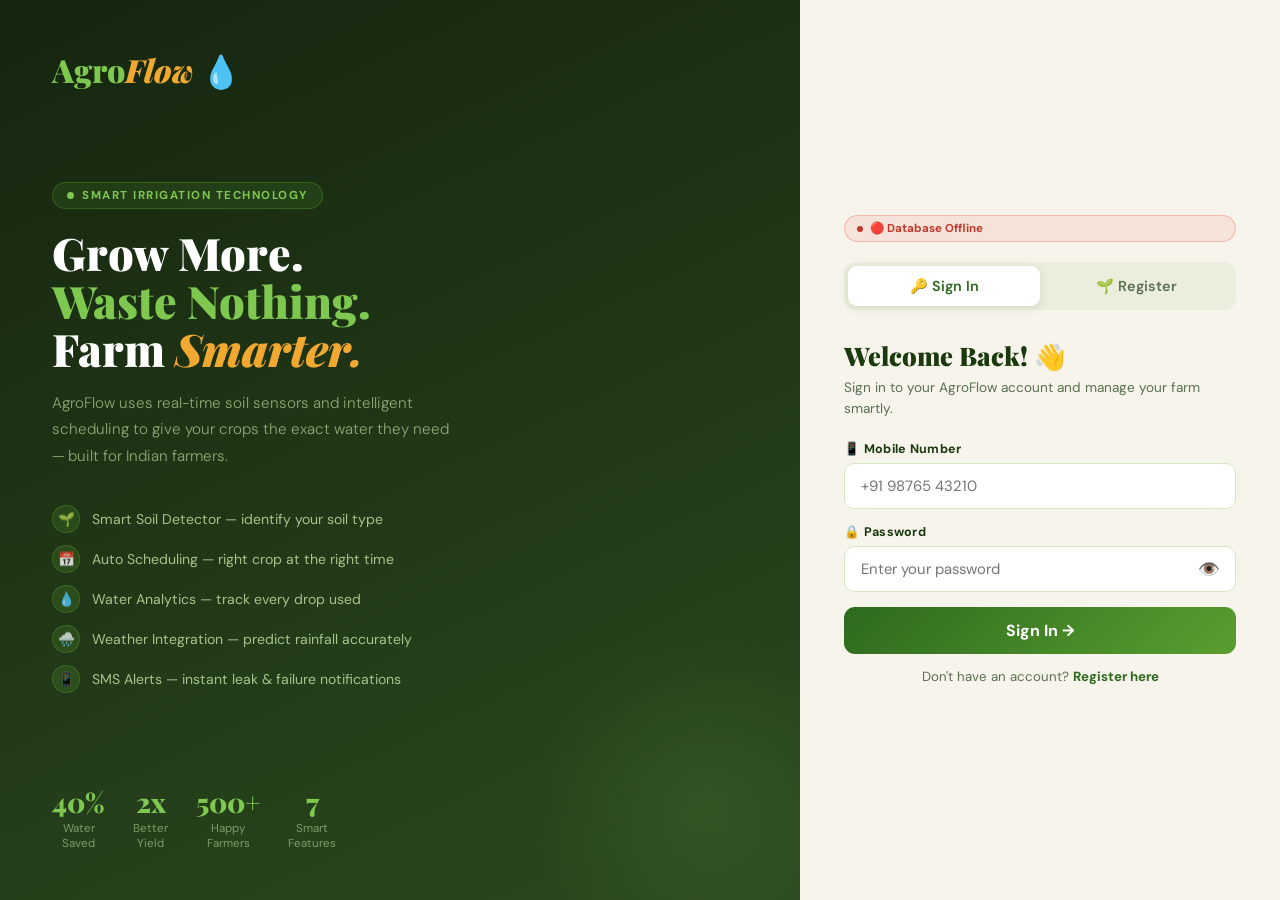
<file: index.html>
<!DOCTYPE html>
<html lang="en">
<head>
<meta charset="UTF-8">
<meta name="viewport" content="width=device-width, initial-scale=1.0">
<title>AgroFlow — Smart Irrigation</title>
<link rel="stylesheet" href="style.css">
<link href="https://fonts.googleapis.com/css2?family=Playfair+Display:ital,wght@0,700;0,900;1,700&family=DM+Sans:wght@300;400;500;600;700&display=swap" rel="stylesheet">

</head>
<body>

<div id="loginPage">
  <div class="brand-side">
    <a class="brand-logo" href="#">Agro<span class="drop">Flow</span> 💧</a>
    <div class="brand-body">
      <div class="brand-tag"><div class="pdot"></div>Smart Irrigation Technology</div>
      <h1 class="brand-headline">Grow More.<br><span class="green">Waste Nothing.</span><br>Farm <span class="gold">Smarter.</span></h1>
      <p class="brand-desc">AgroFlow uses real-time soil sensors and intelligent scheduling to give your crops the exact water they need — built for Indian farmers.</p>
      <div class="brand-perks">
        <div class="perk"><div class="perk-dot">🌱</div>Smart Soil Detector — identify your soil type</div>
        <div class="perk"><div class="perk-dot">📅</div>Auto Scheduling — right crop at the right time</div>
        <div class="perk"><div class="perk-dot">💧</div>Water Analytics — track every drop used</div>
        <div class="perk"><div class="perk-dot">🌧️</div>Weather Integration — predict rainfall accurately</div>
        <div class="perk"><div class="perk-dot">📱</div>SMS Alerts — instant leak & failure notifications</div>
      </div>
    </div>
    <div class="brand-trust">
      <div class="trust-item"><div class="trust-num">40%</div><div class="trust-lbl">Water<br>Saved</div></div>
      <div class="trust-item"><div class="trust-num">2x</div><div class="trust-lbl">Better<br>Yield</div></div>
      <div class="trust-item"><div class="trust-num">500+</div><div class="trust-lbl">Happy<br>Farmers</div></div>
      <div class="trust-item"><div class="trust-num">7</div><div class="trust-lbl">Smart<br>Features</div></div>
    </div>
  </div>

  <div class="form-side">
    <div class="db-badge connecting" id="dbBadge"><div class="db-dot" id="dbDot"></div><span id="dbTxt">Connecting to Database...</span></div>
    <div class="auth-tabs">
      <button class="auth-tab-btn active" id="atab-login" onclick="switchAuthTab('login')">🔑 Sign In</button>
      <button class="auth-tab-btn" id="atab-register" onclick="switchAuthTab('register')">🌱 Register</button>
    </div>

    <div class="auth-panel active" id="apanel-login">
      <div class="form-title">Welcome Back! 👋</div>
      <div class="form-sub">Sign in to your AgroFlow account and manage your farm smartly.</div>
      <div class="msg-box" id="login-msg"></div>
      <div class="fg"><label>📱 Mobile Number</label><input type="tel" id="login-mobile" placeholder="+91 98765 43210" maxlength="15"></div>
      <div class="fg"><label>🔒 Password</label><div class="pw-wrap"><input type="password" id="login-pass" placeholder="Enter your password"><button class="pw-eye" onclick="togglePw('login-pass',this)">👁️</button></div></div>
      <button class="submit-btn" id="login-btn" onclick="doLogin()"><span>Sign In →</span></button>
      <div class="switch-link">Don't have an account? <a onclick="switchAuthTab('register')">Register here</a></div>
    </div>

    <div class="auth-panel" id="apanel-register">
      <div class="form-title">Join AgroFlow 🌾</div>
      <div class="form-sub">Create your free account and start using smart farming tools today.</div>
      <div class="msg-box" id="reg-msg"></div>
      <div class="fg"><label>👤 Full Name</label><input type="text" id="reg-name" placeholder="Your full name"></div>
      <div class="fg"><label>📱 Mobile Number</label><input type="tel" id="reg-mobile" placeholder="+91 98765 43210" maxlength="15"></div>
      <div class="fg"><label>🔒 Create Password</label><div class="pw-wrap"><input type="password" id="reg-pass" placeholder="Minimum 6 characters"><button class="pw-eye" onclick="togglePw('reg-pass',this)">👁️</button></div></div>
      <div class="fg"><label>🔒 Confirm Password</label><div class="pw-wrap"><input type="password" id="reg-pass2" placeholder="Re-enter your password"><button class="pw-eye" onclick="togglePw('reg-pass2',this)">👁️</button></div></div>
      <button class="submit-btn" id="reg-btn" onclick="doRegister()"><span>Create Free Account →</span></button>
      <p class="terms-note">By registering, you agree to our <a href="#">Terms</a> and <a href="#">Privacy Policy</a>.</p>
      <div class="switch-link">Already have an account? <a onclick="switchAuthTab('login')">Sign in here</a></div>
    </div>
  </div>
</div>

<div id="mainSite" style="display:none">

<nav id="mainNav">
  <a class="nav-logo" href="#">Agro<span class="drop">Flow</span> 💧</a>
  <ul class="nav-links">
    <li><a href="#features" onclick="scrollTo('features')">Features</a></li>
    <li><a href="#how">How It Works</a></li>
    <li><a href="#testimonials">Farmers Say</a></li>
  </ul>
  <div class="nav-cta">
    <span class="user-name">👤 Welcome, <span id="navUserName">Farmer</span></span>
    <button class="logout-btn" onclick="doLogout()">🚪 Logout</button>
  </div>
  <div class="hamburger" id="ham" onclick="document.getElementById('mobileMenu').classList.toggle('open')">
    <span></span><span></span><span></span>
  </div>
</nav>

<div class="mobile-menu" id="mobileMenu">
  <a href="#features">Features</a>
  <a href="#how">How It Works</a>
  <a href="#testimonials">Farmers Say</a>
  <a onclick="doLogout()" style="color:#ff8a80;cursor:pointer">🚪 Logout</a>
</div>

<section class="hero" id="home">
  <div class="hero-bg"></div>
  <div class="hero-overlay"></div>
  <div class="rain" id="rainContainer"></div>
  <div class="hero-content">
    <div class="hero-eyebrow"><div class="pdot"></div>Smart Irrigation Technology</div>
    <h1>Grow More.<br><span class="green">Waste Nothing.</span><br>Farm <span class="gold">Smarter.</span></h1>
    <p class="hero-desc">AgroFlow uses real-time soil sensors and intelligent scheduling to give your crops the exact water they need — at the right time, every time. Built for Indian farmers. Made for Indian fields.</p>
    <div class="hero-btns">
      <button class="cta-main" onclick="document.getElementById('features').scrollIntoView({behavior:'smooth'})">Explore Features</button>
      <button class="cta-ghost" onclick="document.getElementById('how').scrollIntoView({behavior:'smooth'})">▶ How It Works</button>
    </div>
    <div class="hero-trust">
      <div class="t-item"><div class="num">40%</div><div>Water<br>Saved</div></div>
      <div class="t-item"><div class="num">2x</div><div>Better<br>Yield</div></div>
      <div class="t-item"><div class="num">500+</div><div>Happy<br>Farmers</div></div>
    </div>
  </div>
</section>

<div class="marquee-strip">
  <div class="marquee-track">
    <div class="marquee-item"><span>💧</span>Real-time Soil Monitoring</div>
    <div class="marquee-item"><span>🌾</span>Wheat · Rice · Sugarcane · Vegetables</div>
    <div class="marquee-item"><span>📱</span>Mobile App Control</div>
    <div class="marquee-item"><span>☀️</span>Weather-Adaptive Scheduling</div>
    <div class="marquee-item"><span>⚡</span>40% Water Savings</div>
    <div class="marquee-item"><span>🇮🇳</span>Made for Indian Farmers</div>
    <div class="marquee-item"><span>🔔</span>Instant Leak Alerts</div>
    <div class="marquee-item"><span>💧</span>Real-time Soil Monitoring</div>
    <div class="marquee-item"><span>🌾</span>Wheat · Rice · Sugarcane · Vegetables</div>
    <div class="marquee-item"><span>📱</span>Mobile App Control</div>
    <div class="marquee-item"><span>☀️</span>Weather-Adaptive Scheduling</div>
    <div class="marquee-item"><span>⚡</span>40% Water Savings</div>
    <div class="marquee-item"><span>🇮🇳</span>Made for Indian Farmers</div>
    <div class="marquee-item"><span>🔔</span>Instant Leak Alerts</div>
  </div>
</div>

<section class="features" id="features">
  <div class="feat-header stag">
    <div class="sec-label">What We Offer</div>
    <h2 class="sec-title">Designed for Real Farms,<br>Real Farmers</h2>
    <p class="sec-body">Click on any feature to open the full interactive tool — powered by real data and smart algorithms.</p>
  </div>
  <div class="feat-grid">
    
    <div class="feat-card stag stag-d1">
      <div class="feat-img-wrap"><img src="https://images.unsplash.com/photo-1416879595882-3373a0480b5b?w=600&q=80" alt="Soil" loading="lazy"></div>
      <div class="feat-body"><div class="feat-icon">🌡️</div><h3>Soil Moisture Sensing</h3><p>Identify your soil type, get crop recommendations and water requirements per acre.</p>
      <button class="feat-open-btn" onclick="window.location.href='soil-moisture.html'">🔬 Open Tool →</button></div>
    </div>
    
    <div class="feat-card stag stag-d2">
      <div class="feat-img-wrap"><img src="https://images.unsplash.com/photo-1500937386664-56d1dfef3854?w=600&q=80" alt="Schedule" loading="lazy"></div>
      <div class="feat-body"><div class="feat-icon">📅</div><h3>Auto Scheduling</h3><p>Get AI-powered crop schedule for next month based on your region and season.</p>
      <button class="feat-open-btn" onclick="window.location.href='auto-scheduling.html'">📋 Open Tool →</button></div>
    </div>
    
    <div class="feat-card stag stag-d3">
      <div class="feat-img-wrap"><img src="https://images.unsplash.com/photo-1625246333195-78d9c38ad449?w=600&q=80" alt="Drip" loading="lazy"></div>
      <div class="feat-body"><div class="feat-icon">💦</div><h3>Drip & Sprinkler</h3><p>Analyse rainfall predictions and get the right irrigation mode recommendation.</p>
      <button class="feat-open-btn" onclick="window.location.href='drip-sprinkler.html'">🌧️ Open Tool →</button></div>
    </div>
    
    <div class="feat-card stag stag-d4">
      <div class="feat-img-wrap"><img src="https://images.unsplash.com/photo-1464226184884-fa280b87c399?w=600&q=80" alt="Analytics" loading="lazy"></div>
      <div class="feat-body"><div class="feat-icon">📊</div><h3>Water Usage Analytics</h3><p>Calculate exact water requirements for any crop based on your field size in acres.</p>
      <button class="feat-open-btn" onclick="window.location.href='water-analytics.html'">📊 Open Tool →</button></div>
    </div>
    
    <div class="feat-card stag stag-d5">
      <div class="feat-img-wrap"><img src="https://images.unsplash.com/photo-1592982537447-7440770cbfc9?w=600&q=80" alt="Weather" loading="lazy"></div>
      <div class="feat-body"><div class="feat-icon">🌦️</div><h3>Weather Integration</h3><p>City-wise weather display with rain probability forecast for smart irrigation.</p>
      <button class="feat-open-btn" onclick="window.location.href='weather-integration.html'">☁️ Open Tool →</button></div>
    </div>
    
    <div class="feat-card stag stag-d6">
      <div class="feat-img-wrap"><img src="https://images.unsplash.com/photo-1574943320219-553eb213f72d?w=600&q=80" alt="SMS" loading="lazy"></div>
      <div class="feat-body"><div class="feat-icon">🔔</div><h3>Instant SMS Alerts</h3><p>Get alerts for pipeline leaks, pump failures, or critically dry zones instantly.</p>
      <button class="feat-open-btn" onclick="window.location.href='sms-alerts.html'">📱 Open Tool →</button></div>
    </div>
    
    <div class="feat-card stag stag-d1" style="grid-column:1/3">
      <div class="feat-img-wrap"><img src="https://images.unsplash.com/photo-1535379453347-1ffd615e2e08?w=900&q=80" alt="Soil Detector" loading="lazy"></div>
      <div class="feat-body"><div class="feat-icon">🔬</div><h3>Smart Soil Detector</h3><p>Upload a photo or select soil color — AI identifies your soil type, recommends crops, water need, health score & nearby farmers.</p>
      <button class="feat-open-btn" onclick="window.location.href='soil-detector.html'">🌍 Open Soil Detector →</button></div>
    </div>
    
  </div>
</section>

<section class="how" id="how">
  <div class="how-inner">
    <div class="how-text stag">
      <div class="sec-label" style="color:var(--lime)">Simple Setup</div>
      <h2 class="sec-title">Up & Running<br>in One Day</h2>
      <p class="sec-body">No electrician, no engineer — our kit is designed for any farmer to set up alone, with step-by-step Hindi + English instructions.</p>
      <div class="steps">
        <div class="step stag stag-d1"><div class="step-num">1</div><div class="step-content"><h4>Install the Sensors</h4><p>Push our wireless soil sensors into the ground across your field zones. They connect automatically via Bluetooth.</p></div></div>
        <div class="step stag stag-d2"><div class="step-num">2</div><div class="step-content"><h4>Connect the Hub</h4><p>Plug the AgroFlow hub near your pump. It talks to all sensors and controls your irrigation valves.</p></div></div>
        <div class="step stag stag-d3"><div class="step-num">3</div><div class="step-content"><h4>Tell Us Your Crops</h4><p>Select what you're growing — wheat, rice, vegetables, sugarcane. The app loads the perfect moisture profile.</p></div></div>
        <div class="step stag stag-d4"><div class="step-num">4</div><div class="step-content"><h4>Watch Your Farm Thrive</h4><p>AgroFlow irrigates automatically. You get live updates on your phone and your crops get exactly what they need.</p></div></div>
      </div>
    </div>
    <div class="stag stag-d2">
      <div class="how-img"><img src="https://images.unsplash.com/photo-1523348837708-15d4a09cfac2?w=900&q=85" alt="Farm" loading="lazy"></div>
    </div>
  </div>
</section>

<section class="testi" id="testimonials">
  <div class="testi-header stag">
    <div class="sec-label">Farmers Speak</div>
    <h2 class="sec-title">Real Stories from<br>Real Fields</h2>
    <p class="sec-body">Thousands of farmers across India have transformed their water usage and crop yield with AgroFlow.</p>
  </div>
  <div class="testi-grid">
    <div class="tcard stag stag-d1"><div class="tcard-quote">"</div><div class="stars">★★★★★</div><p>Before AgroFlow, I used to flood my wheat fields twice a day. Now it runs automatically and my water bill dropped by ₹18,000 this season alone.</p><div class="tcard-author"><div class="tcard-av">R</div><div><div class="tcard-name">Ramesh Yadav</div><div class="tcard-loc">Wheat Farmer, Haryana</div></div></div></div>
    <div class="tcard stag stag-d2"><div class="tcard-quote">"</div><div class="stars">★★★★★</div><p>The mobile app is so easy even my 60-year-old father can use it. Setup took 3 hours. Within a week I could see the soil readings from my phone.</p><div class="tcard-author"><div class="tcard-av">P</div><div><div class="tcard-name">Priya Nair</div><div class="tcard-loc">Vegetable Farmer, Kerala</div></div></div></div>
    <div class="tcard stag stag-d3"><div class="tcard-quote">"</div><div class="stars">★★★★★</div><p>My rice yield went up 35% this harvest. The automatic weather detection is fantastic — when it rained for 3 days the system stopped irrigation by itself.</p><div class="tcard-author"><div class="tcard-av">S</div><div><div class="tcard-name">Sukhvinder Singh</div><div class="tcard-loc">Rice Farmer, Punjab</div></div></div></div>
  </div>
</section>

<footer>
  <div class="footer-main">
    <div class="footer-brand-col">
      <a class="nav-logo" href="#">Agro<span class="drop">Flow</span> 💧</a>
      <p>Smart irrigation technology built for Indian farmers. Save water, protect your crops, and grow more with AgroFlow.</p>
    </div>
    <div class="footer-col"><h5>Product</h5><a href="#features">Features</a><a href="#how">How It Works</a><a href="#testimonials">Farmers Say</a></div>
    <div class="footer-col"><h5>Support</h5><a href="#">User Guide</a><a href="#">Installation Manual</a><a href="#">Contact Support</a></div>
    <div class="footer-col"><h5>Company</h5><a href="#">About AgroFlow</a><a href="#">Privacy Policy</a><a href="#">Terms of Use</a></div>
  </div>
  <div class="footer-bottom"><p>© 2025 AgroFlow Smart Irrigation. All rights reserved.</p><p>Made with 💚 for farmers across India</p></div>
</footer>

</div><script>
// ===== SUPABASE CONFIG =====
const SUPA_URL = 'https://qzlnehmfqeyxschlvjfm.supabase.co';
const SUPA_KEY = 'eyJhbGciOiJIUzI1NiIsInR5cCI6IkpXVCJ9.eyJpc3MiOiJzdXBhYmFzZSIsInJlZiI6InF6bG5laG1mcWV5eHNjaGx2amZtIiwicm9sZSI6ImFub24iLCJpYXQiOjE3NzQxOTc4NTgsImV4cCI6MjA4OTc3Mzg1OH0.uNh8JNgZkDYB0lIu7PfJWLc3hNOI0u6YW_a0fHzCQkU';
const H = {'Content-Type':'application/json','apikey':SUPA_KEY,'Authorization':'Bearer '+SUPA_KEY};

async function dbGet(table,q=''){const r=await fetch(`${SUPA_URL}/rest/v1/${table}?${q}`,{headers:{...H,'Accept':'application/json'}});if(!r.ok)throw new Error(await r.text());return r.json()}
async function dbPost(table,data){const r=await fetch(`${SUPA_URL}/rest/v1/${table}`,{method:'POST',headers:{...H,'Prefer':'return=representation'},body:JSON.stringify(data)});if(!r.ok)throw new Error(await r.text());return r.json()}
async function hashPw(pw){const buf=await crypto.subtle.digest('SHA-256',new TextEncoder().encode(pw));return Array.from(new Uint8Array(buf)).map(b=>b.toString(16).padStart(2,'0')).join('')}

// ===== DB STATUS =====
async function checkDB(){
  try{
    await dbGet('users','limit=1');
    document.getElementById('dbBadge').className='db-badge connected';
    document.getElementById('dbDot').className='db-dot still';
    document.getElementById('dbTxt').textContent='🟢 Supabase Connected';
  }catch(e){
    document.getElementById('dbBadge').className='db-badge offline';
    document.getElementById('dbTxt').textContent='🔴 Database Offline';
  }
}

// ===== AUTH TAB =====
function switchAuthTab(tab){
  ['login','register'].forEach(t=>{
    document.getElementById('atab-'+t).classList.toggle('active',t===tab);
    document.getElementById('apanel-'+t).classList.toggle('active',t===tab);
  });
  hideMsg('login-msg'); hideMsg('reg-msg');
}
function togglePw(id,btn){const i=document.getElementById(id);i.type=i.type==='password'?'text':'password';btn.textContent=i.type==='password'?'👁️':'🙈'}
function showMsg(id,type,text){const el=document.getElementById(id);el.className='msg-box '+type;el.textContent=text;el.style.display='block'}
function hideMsg(id){const el=document.getElementById(id);if(el)el.style.display='none'}
function setBtn(id,loading,label){const b=document.getElementById(id);b.disabled=loading;b.innerHTML=loading?'<div class="spin"></div><span>Please wait...</span>':'<span>'+label+'</span>'}

// ===== REGISTER =====
async function doRegister(){
  const name=document.getElementById('reg-name').value.trim();
  const mobile=document.getElementById('reg-mobile').value.replace(/\D/g,'');
  const pass=document.getElementById('reg-pass').value;
  const pass2=document.getElementById('reg-pass2').value;
  if(!name){showMsg('reg-msg','error','❌ Please enter your full name');return}
  if(mobile.length<10){showMsg('reg-msg','error','❌ Please enter a valid 10-digit mobile number');return}
  if(pass.length<6){showMsg('reg-msg','error','❌ Password must be at least 6 characters');return}
  if(pass!==pass2){showMsg('reg-msg','error','❌ Passwords do not match');return}
  setBtn('reg-btn',true,'');
  try{
    const existing=await dbGet('users','mobile=eq.'+mobile+'&select=id');
    if(existing.length>0){showMsg('reg-msg','error','❌ This mobile is already registered. Sign in.');setBtn('reg-btn',false,'Create Free Account →');return}
    const hashed=await hashPw(pass);
    const result=await dbPost('users',{name,mobile,password:hashed,state:'',acres:0});
    const user=result[0];
    saveSession(user);
    showMsg('reg-msg','success','✅ Account created! Welcome, '+name+'! 🌾');
    setBtn('reg-btn',false,'Create Free Account →');
    setTimeout(()=>showMainSite(user.name),1200);
  }catch(e){
    // Fallback to localStorage
    const users=JSON.parse(localStorage.getItem('af_users')||'[]');
    if(users.find(u=>u.mobile===mobile)){showMsg('reg-msg','error','❌ This mobile is already registered.');setBtn('reg-btn',false,'Create Free Account →');return}
    const hashed=await hashPw(pass);
    const user={id:'local_'+Date.now(),name,mobile,password:hashed};
    users.push(user);
    localStorage.setItem('af_users',JSON.stringify(users));
    saveSession(user);
    showMsg('reg-msg','success','✅ Account created! Welcome, '+name+'! 🌾');
    setBtn('reg-btn',false,'Create Free Account →');
    setTimeout(()=>showMainSite(user.name),1200);
  }
}

// ===== LOGIN =====
async function doLogin(){
  const mobile=document.getElementById('login-mobile').value.replace(/\D/g,'');
  const pass=document.getElementById('login-pass').value;
  if(!mobile){showMsg('login-msg','error','❌ Please enter your mobile number');return}
  if(!pass){showMsg('login-msg','error','❌ Please enter your password');return}
  setBtn('login-btn',true,'');
  try{
    const hashed=await hashPw(pass);
    const users=await dbGet('users','mobile=eq.'+mobile+'&password=eq.'+hashed+'&select=id,name,mobile');
    if(users.length===0){showMsg('login-msg','error','❌ Incorrect mobile or password.');setBtn('login-btn',false,'Sign In →');return}
    const user=users[0];
    saveSession(user);
    showMsg('login-msg','success','✅ Login successful! Welcome back, '+user.name+'! 🌱');
    setBtn('login-btn',false,'Sign In →');
    setTimeout(()=>showMainSite(user.name),1000);
  }catch(e){
    // Fallback localStorage
    const hashed=await hashPw(pass);
    const users=JSON.parse(localStorage.getItem('af_users')||'[]');
    const user=users.find(u=>u.mobile===mobile&&u.password===hashed);
    if(!user){showMsg('login-msg','error','❌ Incorrect mobile or password.');setBtn('login-btn',false,'Sign In →');return}
    saveSession(user);
    showMsg('login-msg','success','✅ Login successful! Welcome back, '+user.name+'! 🌱');
    setBtn('login-btn',false,'Sign In →');
    setTimeout(()=>showMainSite(user.name),1000);
  }
}

function saveSession(user){localStorage.setItem('af_session',JSON.stringify({id:user.id,name:user.name,mobile:user.mobile,time:new Date().toISOString()}))}

// ===== SHOW MAIN SITE =====
function showMainSite(name){
  document.getElementById('loginPage').style.display='none';
  document.getElementById('mainSite').style.display='block';
  document.getElementById('navUserName').textContent=name||'Farmer';
  initMainSite();
}

// ===== LOGOUT =====
function doLogout(){
  if(confirm('Are you sure you want to logout?')){
    localStorage.removeItem('af_session');
    document.getElementById('mainSite').style.display='none';
    document.getElementById('loginPage').style.display='flex';
  }
}

// ===== ENTER KEY =====
document.addEventListener('keydown',e=>{
  if(e.key!=='Enter')return;
  if(document.getElementById('apanel-login').classList.contains('active'))doLogin();
  else doRegister();
});

// ===== MAIN SITE INIT =====
function initMainSite(){
  // Rain
  const c=document.getElementById('rainContainer');
  if(c&&!c.dataset.init){c.dataset.init=1;for(let i=0;i<60;i++){const d=document.createElement('div');d.className='rdrop';d.style.cssText=`left:${Math.random()*100}%;height:${Math.random()*60+30}px;animation-duration:${Math.random()*1.5+1}s;animation-delay:${Math.random()*4}s;opacity:${Math.random()*.4+.1}`;c.appendChild(d)}}
  // Scroll reveal
  const obs=new IntersectionObserver(entries=>entries.forEach(e=>{if(e.isIntersecting)e.target.classList.add('visible')}),{threshold:.1});
  document.querySelectorAll('.stag').forEach(el=>obs.observe(el));
  // Nav scroll
  window.addEventListener('scroll',()=>document.getElementById('mainNav').classList.toggle('scrolled',window.scrollY>40));
}

// ===== CHECK EXISTING SESSION =====
window.addEventListener('load',()=>{
  checkDB();
  const s=localStorage.getItem('af_session');
  if(s){try{const u=JSON.parse(s);showMainSite(u.name)}catch(e){localStorage.removeItem('af_session')}}
});

</script>
</body>
</html>
</file>
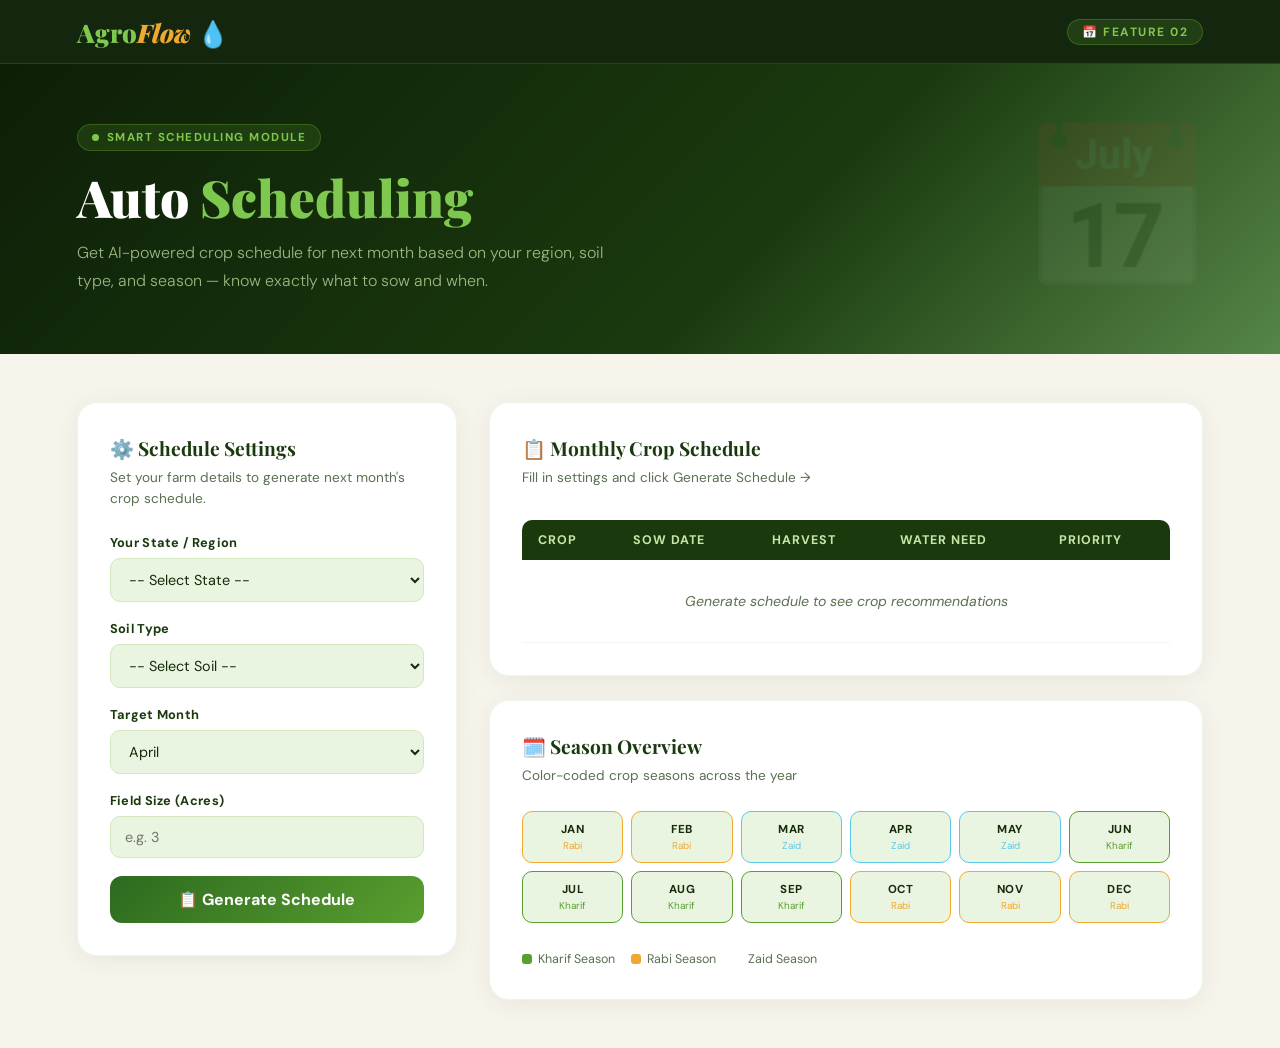
<file: Features/auto-scheduling.html>
<!DOCTYPE html>
<html lang="en">
<head>
<meta charset="UTF-8">
<meta name="viewport" content="width=device-width, initial-scale=1.0">
<title>AgroFlow — Auto Scheduling</title>
<link href="https://fonts.googleapis.com/css2?family=Playfair+Display:ital,wght@0,700;0,900;1,700&family=DM+Sans:wght@300;400;500;600;700&display=swap" rel="stylesheet">
<style>
:root{--earth:#1a3a0e;--leaf:#2d6a1f;--sprout:#5a9e2f;--lime:#7ec850;--mist:#c8e6a8;--sky:#eaf5e1;--gold:#c8870a;--amber:#f0a830;--soil:#6b3d14;--cream:#f7f4ec;--white:#ffffff;--text:#152b0a;--muted:#5a7050;--dark:#0e1f08}
*,*::before,*::after{margin:0;padding:0;box-sizing:border-box}
html{scroll-behavior:smooth}
body{font-family:'DM Sans',sans-serif;background:var(--cream);color:var(--text);overflow-x:hidden}
nav{background:rgba(14,31,8,0.97);padding:0 6%;display:flex;align-items:center;justify-content:space-between;height:64px;border-bottom:1px solid rgba(90,158,47,0.25)}
.nav-logo{font-family:'Playfair Display',serif;font-size:1.6rem;font-weight:900;color:var(--lime);text-decoration:none}
.nav-logo .drop{color:var(--amber);font-style:italic}
.nav-badge{background:rgba(90,158,47,.2);border:1px solid rgba(90,158,47,.4);color:var(--lime);padding:4px 14px;border-radius:100px;font-size:.75rem;font-weight:700;letter-spacing:1.5px;text-transform:uppercase}
.page-hero{background:linear-gradient(135deg,var(--dark) 0%,var(--earth) 60%,rgba(45,106,31,.8) 100%);padding:60px 6%;position:relative;overflow:hidden}
.page-hero::before{content:'📅';position:absolute;right:5%;top:50%;transform:translateY(-50%);font-size:10rem;opacity:.06}
.tag{display:inline-flex;align-items:center;gap:8px;background:rgba(90,158,47,.18);border:1px solid rgba(90,158,47,.4);color:var(--lime);padding:5px 14px;border-radius:100px;font-size:.72rem;font-weight:700;letter-spacing:1.5px;text-transform:uppercase;margin-bottom:18px}
.pdot{width:7px;height:7px;border-radius:50%;background:var(--lime);animation:pulse 2s infinite}
@keyframes pulse{0%,100%{box-shadow:0 0 0 0 rgba(126,200,80,.7)}50%{box-shadow:0 0 0 8px rgba(126,200,80,0)}}
.page-hero h1{font-family:'Playfair Display',serif;font-size:clamp(2rem,4vw,3.2rem);font-weight:900;color:#fff;line-height:1.1;margin-bottom:14px}
.page-hero h1 span{color:var(--lime)}
.page-hero p{color:rgba(200,230,168,.75);font-size:1rem;line-height:1.7;max-width:560px;font-weight:300}
.main{padding:48px 6%;max-width:1300px;margin:0 auto;display:grid;grid-template-columns:380px 1fr;gap:32px;align-items:start}
.card{background:var(--white);border-radius:20px;padding:32px;box-shadow:0 4px 24px rgba(26,58,14,.07);border:1px solid rgba(90,158,47,.1);animation:fadeUp .6s ease both}
@keyframes fadeUp{from{opacity:0;transform:translateY(20px)}to{opacity:1;transform:none}}
.card-title{font-family:'Playfair Display',serif;font-size:1.2rem;font-weight:700;color:var(--earth);margin-bottom:6px}
.card-sub{color:var(--muted);font-size:.85rem;margin-bottom:24px;line-height:1.6}
.ctrl-group{margin-bottom:18px}
.ctrl-group label{display:block;font-size:.8rem;font-weight:700;color:var(--earth);margin-bottom:7px;letter-spacing:.3px}
.ctrl-group select,.ctrl-group input{width:100%;padding:11px 14px;border:1.5px solid #d4e8c0;border-radius:10px;font-family:'DM Sans',sans-serif;font-size:.9rem;color:var(--text);background:var(--sky);outline:none;transition:all .25s}
.ctrl-group select:focus,.ctrl-group input:focus{border-color:var(--sprout);background:#fff;box-shadow:0 0 0 3px rgba(90,158,47,.1)}
.analyze-btn{width:100%;padding:13px;background:linear-gradient(135deg,var(--leaf),var(--sprout));color:#fff;border:none;border-radius:12px;font-family:'DM Sans',sans-serif;font-size:1rem;font-weight:700;cursor:pointer;transition:all .3s}
.analyze-btn:hover{background:linear-gradient(135deg,var(--sprout),var(--lime));transform:translateY(-2px);box-shadow:0 8px 24px rgba(90,158,47,.35)}

/* MONTH CALENDAR */
.month-strip{display:grid;grid-template-columns:repeat(6,1fr);gap:8px;margin-bottom:28px}
.month-cell{padding:10px 6px;border-radius:10px;text-align:center;cursor:pointer;border:1.5px solid #d4e8c0;background:var(--sky);transition:all .25s}
.month-cell.active{background:var(--sprout);border-color:var(--sprout);color:#fff}
.month-cell.next-month{border-color:var(--amber);background:rgba(240,168,48,.08)}
.month-cell:hover{border-color:var(--sprout);transform:translateY(-2px)}
.month-cell .m-name{font-size:.72rem;font-weight:700;color:inherit;text-transform:uppercase;letter-spacing:.5px}
.month-cell .m-season{font-size:.62rem;color:var(--muted);margin-top:2px}
.month-cell.active .m-season,.month-cell.active .m-name{color:#fff}

/* SCHEDULE TABLE */
.schedule-table{width:100%;border-collapse:collapse;margin-top:8px}
.schedule-table th{background:var(--earth);color:var(--mist);font-size:.78rem;font-weight:700;letter-spacing:1px;text-transform:uppercase;padding:12px 16px;text-align:left}
.schedule-table th:first-child{border-radius:10px 0 0 0}
.schedule-table th:last-child{border-radius:0 10px 0 0}
.schedule-table td{padding:14px 16px;border-bottom:1px solid rgba(90,158,47,.08);font-size:.88rem;vertical-align:middle}
.schedule-table tr:hover td{background:var(--sky)}
.crop-tag{display:inline-flex;align-items:center;gap:6px;background:linear-gradient(135deg,rgba(90,158,47,.12),rgba(126,200,80,.08));border:1px solid rgba(90,158,47,.2);padding:4px 10px;border-radius:6px;font-weight:700;font-size:.85rem;color:var(--earth)}
.priority-badge{padding:4px 10px;border-radius:100px;font-size:.72rem;font-weight:700}
.priority-high{background:rgba(90,158,47,.15);color:var(--leaf)}
.priority-med{background:rgba(240,168,48,.15);color:var(--gold)}
.priority-low{background:rgba(90,158,47,.08);color:var(--muted)}
.sow-time{font-size:.8rem;color:var(--muted)}
.water-chip{background:rgba(78,162,255,.1);color:#1a6bb5;padding:4px 10px;border-radius:6px;font-size:.8rem;font-weight:600}

/* TIMELINE */
.timeline{margin-top:24px}
.tl-item{display:flex;gap:16px;position:relative;padding-bottom:24px}
.tl-item:not(:last-child)::after{content:'';position:absolute;left:18px;top:38px;width:1px;height:calc(100% - 14px);background:linear-gradient(to bottom,rgba(90,158,47,.4),rgba(90,158,47,.05))}
.tl-dot{width:36px;height:36px;border-radius:50%;background:linear-gradient(135deg,var(--sprout),var(--earth));display:flex;align-items:center;justify-content:center;font-size:1rem;flex-shrink:0;box-shadow:0 0 0 4px rgba(90,158,47,.12)}
.tl-content h4{font-family:'Playfair Display',serif;color:var(--earth);font-size:.95rem;margin-bottom:4px}
.tl-content p{color:var(--muted);font-size:.82rem;line-height:1.5}
.tl-date{font-size:.72rem;font-weight:700;color:var(--sprout);margin-bottom:4px;letter-spacing:.5px;text-transform:uppercase}

/* STAT ROW */
.stat-row{display:grid;grid-template-columns:repeat(3,1fr);gap:12px;margin-bottom:24px}
.stat-box{background:var(--sky);border-radius:12px;padding:16px;text-align:center}
.stat-num{font-family:'Playfair Display',serif;font-size:1.6rem;font-weight:900;color:var(--earth)}
.stat-lbl{font-size:.75rem;color:var(--muted);margin-top:4px}

@media(max-width:900px){.main{grid-template-columns:1fr}.month-strip{grid-template-columns:repeat(4,1fr)}}
</style>
</head>
<body>
<nav>
  <a class="nav-logo" href="#">Agro<span class="drop">Flow</span> 💧</a>
  <span class="nav-badge">📅 Feature 02</span>
</nav>

<div class="page-hero">
  <div class="tag"><div class="pdot"></div>Smart Scheduling Module</div>
  <h1>Auto <span>Scheduling</span></h1>
  <p>Get AI-powered crop schedule for next month based on your region, soil type, and season — know exactly what to sow and when.</p>
</div>

<div class="main">
  <!-- LEFT: INPUT -->
  <div class="card" style="animation-delay:.1s">
    <div class="card-title">⚙️ Schedule Settings</div>
    <div class="card-sub">Set your farm details to generate next month's crop schedule.</div>

    <div class="ctrl-group">
      <label>Your State / Region</label>
      <select id="regionSel">
        <option value="">-- Select State --</option>
        <option value="UP">Uttar Pradesh</option>
        <option value="Punjab">Punjab</option>
        <option value="Haryana">Haryana</option>
        <option value="MP">Madhya Pradesh</option>
        <option value="Raj">Rajasthan</option>
        <option value="MH">Maharashtra</option>
        <option value="Bihar">Bihar</option>
      </select>
    </div>
    <div class="ctrl-group">
      <label>Soil Type</label>
      <select id="soilSel">
        <option value="">-- Select Soil --</option>
        <option value="alluvial">Alluvial Soil</option>
        <option value="black">Black Cotton Soil</option>
        <option value="red">Red Laterite Soil</option>
        <option value="sandy">Sandy Soil</option>
      </select>
    </div>
    <div class="ctrl-group">
      <label>Target Month</label>
      <select id="monthSel">
        <option value="4">April</option>
        <option value="5">May</option>
        <option value="6">June</option>
        <option value="7">July</option>
        <option value="8">August</option>
        <option value="9">September</option>
        <option value="10">October</option>
        <option value="11">November</option>
        <option value="12">December</option>
        <option value="1">January</option>
        <option value="2">February</option>
        <option value="3">March</option>
      </select>
    </div>
    <div class="ctrl-group">
      <label>Field Size (Acres)</label>
      <input type="number" id="acresSel" placeholder="e.g. 3" min="0.5" step="0.5">
    </div>
    <button class="analyze-btn" onclick="generateSchedule()">📋 Generate Schedule</button>

    <!-- Timeline will appear here -->
    <div class="timeline" id="timeline" style="margin-top:28px;display:none"></div>
  </div>

  <!-- RIGHT: RESULTS -->
  <div>
    <div class="card" style="animation-delay:.2s" id="outputCard">
      <div class="card-title">📋 Monthly Crop Schedule</div>
      <div class="card-sub" id="schedSubtitle">Fill in settings and click Generate Schedule →</div>

      <div class="stat-row" id="statRow" style="display:none">
        <div class="stat-box"><div class="stat-num" id="sCrops">—</div><div class="stat-lbl">Crops Listed</div></div>
        <div class="stat-box"><div class="stat-num" id="sSeason">—</div><div class="stat-lbl">Season</div></div>
        <div class="stat-box"><div class="stat-num" id="sYield">—</div><div class="stat-lbl">Est. Yield Boost</div></div>
      </div>

      <div style="overflow-x:auto">
        <table class="schedule-table" id="schedTable">
          <thead>
            <tr>
              <th>Crop</th>
              <th>Sow Date</th>
              <th>Harvest</th>
              <th>Water Need</th>
              <th>Priority</th>
            </tr>
          </thead>
          <tbody id="schedBody">
            <tr><td colspan="5" style="text-align:center;color:var(--muted);padding:32px;font-style:italic">Generate schedule to see crop recommendations</td></tr>
          </tbody>
        </table>
      </div>
    </div>

    <!-- MONTH CALENDAR -->
    <div class="card" style="margin-top:24px;animation-delay:.3s">
      <div class="card-title">🗓️ Season Overview</div>
      <div class="card-sub">Color-coded crop seasons across the year</div>
      <div class="month-strip" id="monthStrip">
        <!-- Filled by JS -->
      </div>
      <div style="display:flex;gap:16px;flex-wrap:wrap;margin-top:8px">
        <div style="display:flex;align-items:center;gap:6px;font-size:.78rem;color:var(--muted)"><div style="width:10px;height:10px;border-radius:3px;background:var(--sprout)"></div>Kharif Season</div>
        <div style="display:flex;align-items:center;gap:6px;font-size:.78rem;color:var(--muted)"><div style="width:10px;height:10px;border-radius:3px;background:var(--amber)"></div>Rabi Season</div>
        <div style="display:flex;align-items:center;gap:6px;font-size:.78rem;color:var(--muted)"><div style="width:10px;height:10px;border-radius:3px;background:#5bc8e8)"></div>Zaid Season</div>
      </div>
    </div>
  </div>
</div>

<script>
const months = ['Jan','Feb','Mar','Apr','May','Jun','Jul','Aug','Sep','Oct','Nov','Dec'];
const seasons = ['Rabi','Rabi','Zaid','Zaid','Zaid','Kharif','Kharif','Kharif','Kharif','Rabi','Rabi','Rabi'];
const seasonColors = {Kharif:'var(--sprout)',Rabi:'var(--amber)',Zaid:'#5bc8e8'};

// Build month strip
const strip = document.getElementById('monthStrip');
months.forEach((m,i)=>{
  const div = document.createElement('div');
  div.className = 'month-cell';
  div.style.borderColor = seasonColors[seasons[i]];
  div.innerHTML = `<div class="m-name">${m}</div><div class="m-season" style="color:${seasonColors[seasons[i]]}">${seasons[i]}</div>`;
  strip.appendChild(div);
});

const schedules = {
  alluvial:{
    Kharif:[
      {crop:'🌾 Rice',sow:'1-15 Jun',harvest:'Oct-Nov',water:'High (5L/sqm)',priority:'high'},
      {crop:'🌽 Maize',sow:'15 Jun - Jul',harvest:'Sep-Oct',water:'Med (2.5L/sqm)',priority:'high'},
      {crop:'🎋 Sugarcane',sow:'Jun',harvest:'Feb (next yr)',water:'High (4.5L/sqm)',priority:'med'},
    ],
    Rabi:[
      {crop:'🌾 Wheat',sow:'Nov',harvest:'Mar-Apr',water:'Med (2.8L/sqm)',priority:'high'},
      {crop:'🧅 Mustard',sow:'Oct-Nov',harvest:'Feb-Mar',water:'Low (1.5L/sqm)',priority:'high'},
      {crop:'🥔 Potato',sow:'Oct',harvest:'Jan-Feb',water:'Med (2.2L/sqm)',priority:'med'},
    ],
    Zaid:[
      {crop:'🍉 Watermelon',sow:'Mar-Apr',harvest:'Jun',water:'Med (2L/sqm)',priority:'med'},
      {crop:'🥒 Cucumber',sow:'Feb-Mar',harvest:'May',water:'Med (2.1L/sqm)',priority:'low'},
    ]
  },
  black:{
    Kharif:[
      {crop:'🌿 Cotton',sow:'May-Jun',harvest:'Oct-Dec',water:'Med (3.2L/sqm)',priority:'high'},
      {crop:'🫘 Soybean',sow:'Jun',harvest:'Sep-Oct',water:'Med (2.5L/sqm)',priority:'high'},
      {crop:'🌻 Sunflower',sow:'Jun-Jul',harvest:'Oct',water:'Med (2.8L/sqm)',priority:'med'},
    ],
    Rabi:[
      {crop:'🌾 Wheat',sow:'Nov',harvest:'Mar',water:'Med (2.8L/sqm)',priority:'high'},
      {crop:'🌻 Safflower',sow:'Oct-Nov',harvest:'Feb-Mar',water:'Low (1.2L/sqm)',priority:'med'},
      {crop:'🧅 Onion',sow:'Oct',harvest:'Feb-Mar',water:'Med (2.1L/sqm)',priority:'high'},
    ],
    Zaid:[
      {crop:'🌱 Green Gram',sow:'Mar',harvest:'May-Jun',water:'Low (1.5L/sqm)',priority:'med'},
    ]
  },
  red:{
    Kharif:[
      {crop:'🥜 Groundnut',sow:'Jun',harvest:'Sep-Oct',water:'Med (2.6L/sqm)',priority:'high'},
      {crop:'🌿 Millets',sow:'Jun-Jul',harvest:'Sep',water:'Low (1.8L/sqm)',priority:'high'},
    ],
    Rabi:[
      {crop:'🫘 Pulses',sow:'Oct-Nov',harvest:'Feb',water:'Low (1.5L/sqm)',priority:'high'},
      {crop:'🥕 Carrot',sow:'Oct',harvest:'Jan-Feb',water:'Med (2L/sqm)',priority:'med'},
    ],
    Zaid:[
      {crop:'🍌 Banana',sow:'Mar-Apr',harvest:'Year-round',water:'High (3.8L/sqm)',priority:'med'},
    ]
  },
  sandy:{
    Kharif:[
      {crop:'🌵 Bajra',sow:'Jun-Jul',harvest:'Sep-Oct',water:'Low (1.5L/sqm)',priority:'high'},
      {crop:'🫑 Cluster Bean',sow:'Jul',harvest:'Sep',water:'Low (1.2L/sqm)',priority:'high'},
    ],
    Rabi:[
      {crop:'🧄 Garlic',sow:'Oct-Nov',harvest:'Feb-Mar',water:'Low (1.4L/sqm)',priority:'high'},
      {crop:'🌿 Cumin',sow:'Nov',harvest:'Feb',water:'Low (1L/sqm)',priority:'med'},
    ],
    Zaid:[
      {crop:'🍉 Watermelon',sow:'Feb-Mar',harvest:'May-Jun',water:'Med (2.5L/sqm)',priority:'high'},
    ]
  }
};

const monthSeasonMap = {1:'Rabi',2:'Rabi',3:'Zaid',4:'Zaid',5:'Zaid',6:'Kharif',7:'Kharif',8:'Kharif',9:'Kharif',10:'Rabi',11:'Rabi',12:'Rabi'};
const seasonEmoji = {Kharif:'☀️',Rabi:'❄️',Zaid:'🌸'};

function generateSchedule(){
  const region = document.getElementById('regionSel').value;
  const soil = document.getElementById('soilSel').value;
  const month = document.getElementById('monthSel').value;
  const acres = document.getElementById('acresSel').value;

  if(!region||!soil||!month||!acres){ alert('Please fill all fields'); return; }

  const season = monthSeasonMap[month];
  const data = schedules[soil]?.[season] || [];

  // Highlight selected month
  document.querySelectorAll('.month-cell').forEach((el,i)=>{
    el.classList.toggle('active', i === parseInt(month)-1);
  });

  // Stats
  document.getElementById('statRow').style.display='grid';
  document.getElementById('sCrops').textContent = data.length;
  document.getElementById('sSeason').textContent = seasonEmoji[season]+' '+season;
  document.getElementById('sYield').textContent = '+18%';
  document.getElementById('schedSubtitle').textContent = `${season} season crop schedule for ${region} — ${months[parseInt(month)-1]}`;

  // Table
  const tbody = document.getElementById('schedBody');
  if(data.length === 0){
    tbody.innerHTML = '<tr><td colspan="5" style="text-align:center;color:var(--muted);padding:32px;font-style:italic">No crop data available for this combination</td></tr>';
  } else {
    tbody.innerHTML = data.map(r=>`
      <tr>
        <td><span class="crop-tag">${r.crop}</span></td>
        <td><span class="sow-time">${r.sow}</span></td>
        <td><span class="sow-time">${r.harvest}</span></td>
        <td><span class="water-chip">${r.water}</span></td>
        <td><span class="priority-badge priority-${r.priority}">${r.priority==='high'?'🔴 High':r.priority==='med'?'🟡 Medium':'🟢 Low'}</span></td>
      </tr>`).join('');
  }

  // Timeline
  const tl = document.getElementById('timeline');
  tl.style.display='block';
  tl.innerHTML = `
    <div class="card-title" style="font-size:1rem;margin-bottom:16px">📆 Irrigation Timeline</div>
    ${data.map(r=>`
    <div class="tl-item">
      <div class="tl-dot">${r.crop.split(' ')[0]}</div>
      <div class="tl-content">
        <div class="tl-date">Sow: ${r.sow}</div>
        <h4>${r.crop.replace(/^\S+\s/,'')}</h4>
        <p>Harvest: ${r.harvest} · ${r.water}</p>
      </div>
    </div>`).join('')}`;
}
</script>
</body>
</html>
</file>
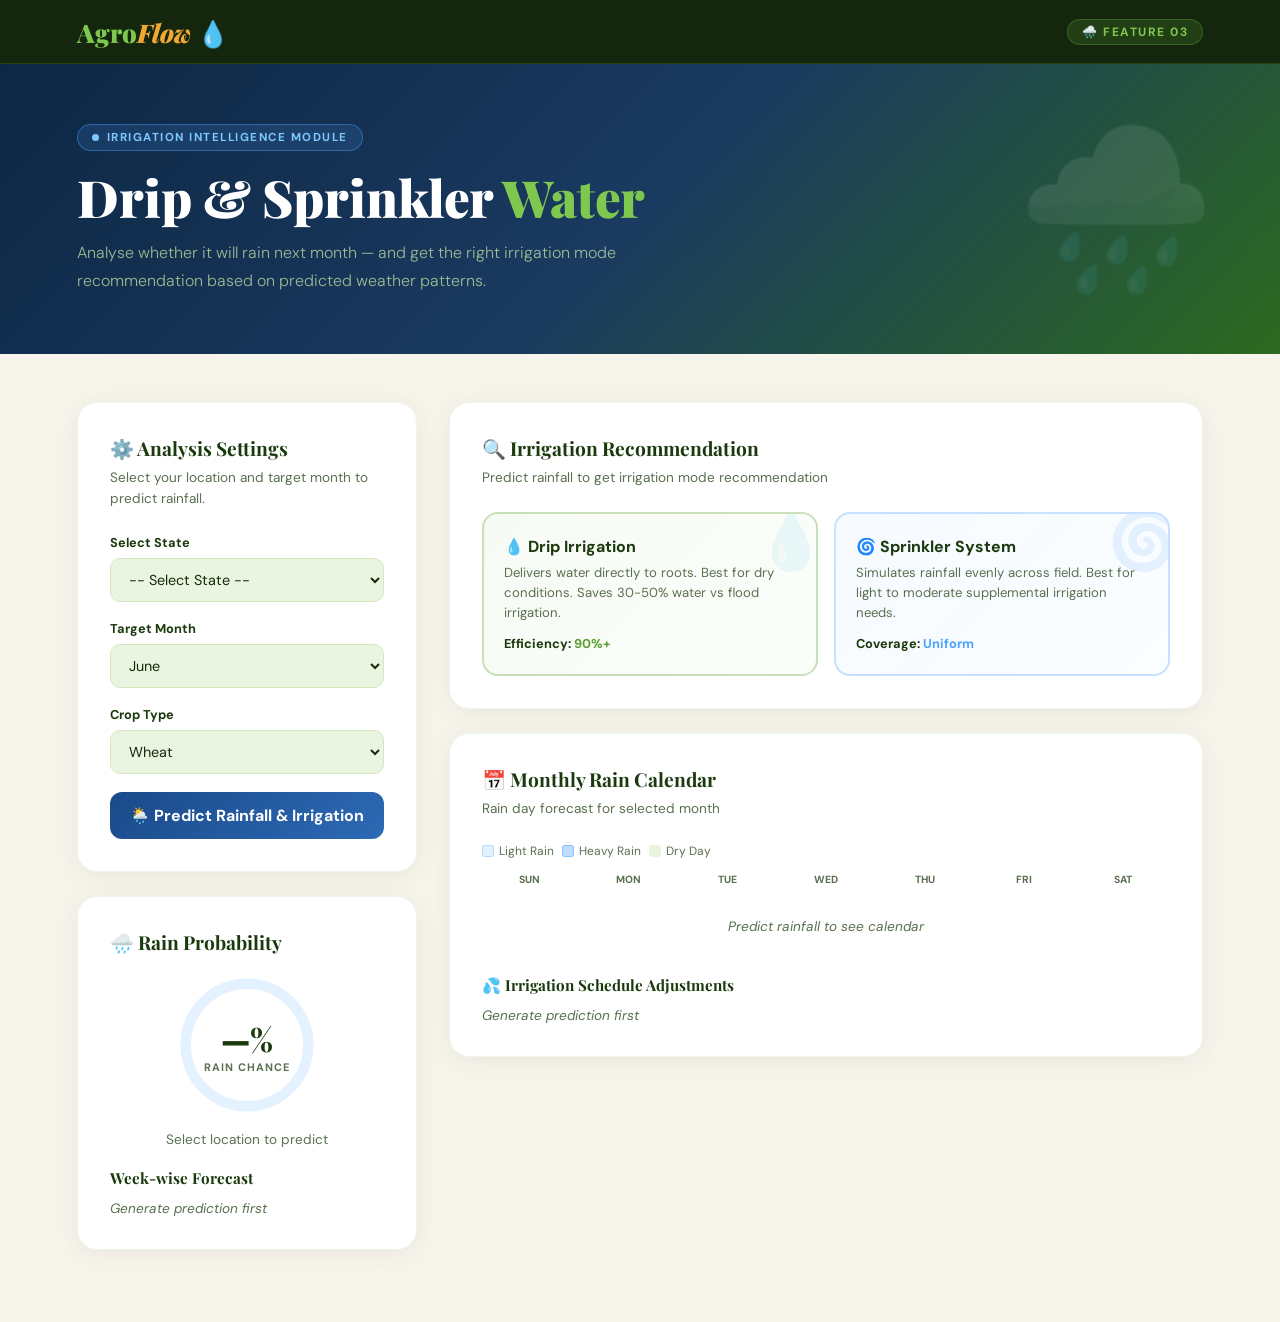
<file: Features/drip-sprinkler.html>
<!DOCTYPE html>
<html lang="en">
<head>
<meta charset="UTF-8">
<meta name="viewport" content="width=device-width, initial-scale=1.0">
<title>AgroFlow — Drip & Sprinkler Water Analysis</title>
<link href="https://fonts.googleapis.com/css2?family=Playfair+Display:ital,wght@0,700;0,900;1,700&family=DM+Sans:wght@300;400;500;600;700&display=swap" rel="stylesheet">
<style>
:root{--earth:#1a3a0e;--leaf:#2d6a1f;--sprout:#5a9e2f;--lime:#7ec850;--mist:#c8e6a8;--sky:#eaf5e1;--gold:#c8870a;--amber:#f0a830;--cream:#f7f4ec;--white:#ffffff;--text:#152b0a;--muted:#5a7050;--dark:#0e1f08;--blue:#1a6bb5;--sky-blue:#e8f4fd}
*,*::before,*::after{margin:0;padding:0;box-sizing:border-box}
html{scroll-behavior:smooth}
body{font-family:'DM Sans',sans-serif;background:var(--cream);color:var(--text);overflow-x:hidden}
nav{background:rgba(14,31,8,0.97);padding:0 6%;display:flex;align-items:center;justify-content:space-between;height:64px;border-bottom:1px solid rgba(90,158,47,0.25)}
.nav-logo{font-family:'Playfair Display',serif;font-size:1.6rem;font-weight:900;color:var(--lime);text-decoration:none}
.nav-logo .drop{color:var(--amber);font-style:italic}
.nav-badge{background:rgba(90,158,47,.2);border:1px solid rgba(90,158,47,.4);color:var(--lime);padding:4px 14px;border-radius:100px;font-size:.75rem;font-weight:700;letter-spacing:1.5px;text-transform:uppercase}
.page-hero{background:linear-gradient(135deg,#0d2744 0%,#1a3a60 50%,#2d6a1f 100%);padding:60px 6%;position:relative;overflow:hidden}
.page-hero::before{content:'🌧️';position:absolute;right:5%;top:50%;transform:translateY(-50%);font-size:10rem;opacity:.1}
.tag{display:inline-flex;align-items:center;gap:8px;background:rgba(78,162,255,.15);border:1px solid rgba(78,162,255,.4);color:#7ec8ff;padding:5px 14px;border-radius:100px;font-size:.72rem;font-weight:700;letter-spacing:1.5px;text-transform:uppercase;margin-bottom:18px}
.pdot{width:7px;height:7px;border-radius:50%;background:#7ec8ff;animation:pulse 2s infinite}
@keyframes pulse{0%,100%{box-shadow:0 0 0 0 rgba(126,200,255,.7)}50%{box-shadow:0 0 0 8px rgba(126,200,255,0)}}
.page-hero h1{font-family:'Playfair Display',serif;font-size:clamp(2rem,4vw,3.2rem);font-weight:900;color:#fff;line-height:1.1;margin-bottom:14px}
.page-hero h1 span{color:var(--lime)}
.page-hero p{color:rgba(200,230,168,.75);font-size:1rem;line-height:1.7;max-width:560px;font-weight:300}
.main{padding:48px 6%;max-width:1300px;margin:0 auto;display:grid;grid-template-columns:340px 1fr;gap:32px;align-items:start}
.card{background:var(--white);border-radius:20px;padding:32px;box-shadow:0 4px 24px rgba(26,58,14,.07);border:1px solid rgba(90,158,47,.1);animation:fadeUp .6s ease both;margin-bottom:24px}
@keyframes fadeUp{from{opacity:0;transform:translateY(20px)}to{opacity:1;transform:none}}
.card-title{font-family:'Playfair Display',serif;font-size:1.2rem;font-weight:700;color:var(--earth);margin-bottom:6px}
.card-sub{color:var(--muted);font-size:.85rem;margin-bottom:24px;line-height:1.6}
.ctrl-group{margin-bottom:18px}
.ctrl-group label{display:block;font-size:.8rem;font-weight:700;color:var(--earth);margin-bottom:7px}
.ctrl-group select,.ctrl-group input{width:100%;padding:11px 14px;border:1.5px solid #d4e8c0;border-radius:10px;font-family:'DM Sans',sans-serif;font-size:.9rem;color:var(--text);background:var(--sky);outline:none;transition:all .25s}
.ctrl-group select:focus,.ctrl-group input:focus{border-color:var(--sprout);background:#fff;box-shadow:0 0 0 3px rgba(90,158,47,.1)}
.analyze-btn{width:100%;padding:13px;background:linear-gradient(135deg,#1a4a8a,#2d6ab5);color:#fff;border:none;border-radius:12px;font-family:'DM Sans',sans-serif;font-size:1rem;font-weight:700;cursor:pointer;transition:all .3s}
.analyze-btn:hover{background:linear-gradient(135deg,#2d6ab5,#4a90d9);transform:translateY(-2px);box-shadow:0 8px 24px rgba(26,106,181,.35)}

/* RAIN PROBABILITY */
.rain-meter{text-align:center;margin:20px 0}
.rain-circle{width:140px;height:140px;position:relative;margin:0 auto 16px}
.rain-circle svg{width:100%;height:100%;transform:rotate(-90deg)}
.rain-circle svg circle:first-child{fill:none;stroke:rgba(78,162,255,.15);stroke-width:12}
.rain-circle svg circle.bar{fill:none;stroke:#4aa2ff;stroke-width:12;stroke-linecap:round;stroke-dasharray:440;transition:stroke-dashoffset 1.5s cubic-bezier(.22,1,.36,1)}
.rain-center{position:absolute;inset:0;display:flex;flex-direction:column;align-items:center;justify-content:center}
.rain-pct{font-family:'Playfair Display',serif;font-size:2rem;font-weight:900;color:var(--earth)}
.rain-lbl{font-size:.68rem;font-weight:700;color:var(--muted);letter-spacing:1px;text-transform:uppercase}

/* WEEK BARS */
.week-chart{margin-top:4px}
.week-row{display:flex;align-items:center;gap:12px;margin-bottom:10px}
.week-label{font-size:.8rem;font-weight:600;color:var(--earth);width:60px;flex-shrink:0}
.week-track{flex:1;height:20px;background:rgba(78,162,255,.08);border-radius:6px;overflow:hidden;position:relative}
.week-fill{height:100%;border-radius:6px;background:linear-gradient(90deg,#4aa2ff,#7ec8ff);transition:width 1.2s cubic-bezier(.22,1,.36,1);display:flex;align-items:center;justify-content:flex-end;padding-right:6px}
.week-fill-text{font-size:.7rem;font-weight:700;color:#fff}
.week-val{font-size:.8rem;font-weight:700;color:var(--blue);width:36px;text-align:right;flex-shrink:0}

/* IRRIGATION MODE CARDS */
.irri-grid{display:grid;grid-template-columns:1fr 1fr;gap:16px;margin-top:8px}
.irri-card{border-radius:16px;padding:22px 20px;border:2px solid;transition:all .3s;cursor:default;position:relative;overflow:hidden}
.irri-card::before{position:absolute;right:-10px;top:-10px;font-size:3.5rem;opacity:.1}
.irri-card.drip{border-color:rgba(90,158,47,.3);background:linear-gradient(135deg,rgba(90,158,47,.05),rgba(126,200,80,.03))}
.irri-card.drip::before{content:'💧'}
.irri-card.drip.recommended{border-color:var(--sprout);background:linear-gradient(135deg,rgba(90,158,47,.12),rgba(126,200,80,.06))}
.irri-card.sprinkler{border-color:rgba(78,162,255,.3);background:linear-gradient(135deg,rgba(78,162,255,.05),rgba(126,200,255,.03))}
.irri-card.sprinkler::before{content:'🌀'}
.irri-card.sprinkler.recommended{border-color:#4aa2ff;background:linear-gradient(135deg,rgba(78,162,255,.12),rgba(126,200,255,.06))}
.irri-title{font-weight:700;font-size:1rem;color:var(--earth);margin-bottom:6px;display:flex;align-items:center;gap:8px}
.irri-rec-badge{background:var(--sprout);color:#fff;font-size:.65rem;font-weight:700;padding:2px 8px;border-radius:100px;letter-spacing:.5px}
.irri-rec-badge.blue{background:#4aa2ff}
.irri-desc{font-size:.82rem;color:var(--muted);line-height:1.5;margin-bottom:12px}
.irri-stat{font-size:.8rem;font-weight:700;color:var(--earth)}
.irri-stat span{color:var(--sprout)}
.irri-stat span.blue{color:#4aa2ff}

/* STATUS BANNER */
.status-banner{border-radius:14px;padding:20px 24px;display:flex;align-items:center;gap:16px;margin-bottom:24px;border:2px solid}
.status-banner.rain-yes{background:linear-gradient(135deg,rgba(78,162,255,.1),rgba(78,162,255,.05));border-color:rgba(78,162,255,.4)}
.status-banner.rain-no{background:linear-gradient(135deg,rgba(240,168,48,.1),rgba(240,168,48,.05));border-color:rgba(240,168,48,.4)}
.status-icon{font-size:2.4rem;flex-shrink:0}
.status-text h3{font-family:'Playfair Display',serif;font-size:1.1rem;color:var(--earth);margin-bottom:4px}
.status-text p{font-size:.85rem;color:var(--muted);line-height:1.5}

/* CALENDAR RAIN */
.rain-calendar{display:grid;grid-template-columns:repeat(7,1fr);gap:4px;margin-top:12px}
.cal-day{aspect-ratio:1;border-radius:6px;display:flex;flex-direction:column;align-items:center;justify-content:center;font-size:.65rem;font-weight:600;color:var(--muted);background:var(--sky);border:1px solid rgba(90,158,47,.08)}
.cal-day.rain-day{background:rgba(78,162,255,.15);border-color:rgba(78,162,255,.3);color:#1a6bb5}
.cal-day.heavy-rain{background:rgba(78,162,255,.35);border-color:rgba(78,162,255,.5);color:#0d4488}
.cal-day-num{font-size:.7rem;font-weight:700}
.cal-day-icon{font-size:.75rem}

@media(max-width:900px){.main{grid-template-columns:1fr}.irri-grid{grid-template-columns:1fr}}
</style>
</head>
<body>
<nav>
  <a class="nav-logo" href="#">Agro<span class="drop">Flow</span> 💧</a>
  <span class="nav-badge">🌧️ Feature 03</span>
</nav>

<div class="page-hero">
  <div class="tag"><div class="pdot"></div>Irrigation Intelligence Module</div>
  <h1>Drip & Sprinkler <span>Water</span></h1>
  <p>Analyse whether it will rain next month — and get the right irrigation mode recommendation based on predicted weather patterns.</p>
</div>

<div class="main">
  <!-- LEFT: INPUT -->
  <div>
    <div class="card" style="animation-delay:.1s">
      <div class="card-title">⚙️ Analysis Settings</div>
      <div class="card-sub">Select your location and target month to predict rainfall.</div>
      <div class="ctrl-group">
        <label>Select State</label>
        <select id="stateSel">
          <option value="">-- Select State --</option>
          <option value="UP">Uttar Pradesh</option>
          <option value="Punjab">Punjab</option>
          <option value="Haryana">Haryana</option>
          <option value="Raj">Rajasthan</option>
          <option value="MH">Maharashtra</option>
          <option value="Kerala">Kerala</option>
          <option value="MP">Madhya Pradesh</option>
          <option value="Bihar">Bihar</option>
        </select>
      </div>
      <div class="ctrl-group">
        <label>Target Month</label>
        <select id="monthSel">
          <option value="6">June</option>
          <option value="7">July</option>
          <option value="8">August</option>
          <option value="9">September</option>
          <option value="10">October</option>
          <option value="11">November</option>
          <option value="12">December</option>
          <option value="1">January</option>
          <option value="2">February</option>
          <option value="3">March</option>
          <option value="4">April</option>
          <option value="5">May</option>
        </select>
      </div>
      <div class="ctrl-group">
        <label>Crop Type</label>
        <select id="cropSel">
          <option value="wheat">Wheat</option>
          <option value="rice">Rice / Paddy</option>
          <option value="cotton">Cotton</option>
          <option value="vegetables">Vegetables</option>
          <option value="groundnut">Groundnut</option>
        </select>
      </div>
      <button class="analyze-btn" onclick="analyzeRain()">🌦️ Predict Rainfall & Irrigation</button>
    </div>

    <!-- RAIN PROBABILITY GAUGE -->
    <div class="card" style="animation-delay:.2s">
      <div class="card-title">🌧️ Rain Probability</div>
      <div class="rain-meter">
        <div class="rain-circle">
          <svg viewBox="0 0 160 160">
            <circle cx="80" cy="80" r="70"/>
            <circle class="bar" id="rainGauge" cx="80" cy="80" r="70" stroke-dashoffset="440"/>
          </svg>
          <div class="rain-center">
            <div class="rain-pct" id="rainPct">—%</div>
            <div class="rain-lbl">Rain Chance</div>
          </div>
        </div>
        <div style="font-size:.85rem;color:var(--muted);text-align:center" id="rainLabel">Select location to predict</div>
      </div>

      <!-- WEEK BY WEEK -->
      <div class="card-title" style="font-size:.95rem;margin-bottom:12px">Week-wise Forecast</div>
      <div class="week-chart" id="weekChart">
        <div style="color:var(--muted);font-size:.85rem;font-style:italic">Generate prediction first</div>
      </div>
    </div>
  </div>

  <!-- RIGHT: RESULTS -->
  <div>
    <div class="card" style="animation-delay:.1s">
      <div class="card-title">🔍 Irrigation Recommendation</div>
      <div class="card-sub" id="recSub">Predict rainfall to get irrigation mode recommendation</div>

      <div id="statusBanner" style="display:none"></div>

      <div class="irri-grid" id="irriGrid">
        <div class="irri-card drip">
          <div class="irri-title">💧 Drip Irrigation</div>
          <div class="irri-desc">Delivers water directly to roots. Best for dry conditions. Saves 30-50% water vs flood irrigation.</div>
          <div class="irri-stat">Efficiency: <span>90%+</span></div>
        </div>
        <div class="irri-card sprinkler">
          <div class="irri-title">🌀 Sprinkler System</div>
          <div class="irri-desc">Simulates rainfall evenly across field. Best for light to moderate supplemental irrigation needs.</div>
          <div class="irri-stat">Coverage: <span class="blue">Uniform</span></div>
        </div>
      </div>
    </div>

    <!-- RAIN CALENDAR -->
    <div class="card" style="animation-delay:.2s">
      <div class="card-title">📅 Monthly Rain Calendar</div>
      <div class="card-sub" id="calSub">Rain day forecast for selected month</div>
      <div style="display:flex;gap:8px;margin-bottom:10px;flex-wrap:wrap">
        <div style="display:flex;align-items:center;gap:5px;font-size:.75rem;color:var(--muted)"><div style="width:12px;height:12px;border-radius:3px;background:rgba(78,162,255,.15);border:1px solid rgba(78,162,255,.3)"></div>Light Rain</div>
        <div style="display:flex;align-items:center;gap:5px;font-size:.75rem;color:var(--muted)"><div style="width:12px;height:12px;border-radius:3px;background:rgba(78,162,255,.35);border:1px solid rgba(78,162,255,.5)"></div>Heavy Rain</div>
        <div style="display:flex;align-items:center;gap:5px;font-size:.75rem;color:var(--muted)"><div style="width:12px;height:12px;border-radius:3px;background:var(--sky)"></div>Dry Day</div>
      </div>
      <div style="display:grid;grid-template-columns:repeat(7,1fr);gap:4px;margin-bottom:8px">
        <div style="text-align:center;font-size:.65rem;font-weight:700;color:var(--muted);padding:4px">SUN</div>
        <div style="text-align:center;font-size:.65rem;font-weight:700;color:var(--muted);padding:4px">MON</div>
        <div style="text-align:center;font-size:.65rem;font-weight:700;color:var(--muted);padding:4px">TUE</div>
        <div style="text-align:center;font-size:.65rem;font-weight:700;color:var(--muted);padding:4px">WED</div>
        <div style="text-align:center;font-size:.65rem;font-weight:700;color:var(--muted);padding:4px">THU</div>
        <div style="text-align:center;font-size:.65rem;font-weight:700;color:var(--muted);padding:4px">FRI</div>
        <div style="text-align:center;font-size:.65rem;font-weight:700;color:var(--muted);padding:4px">SAT</div>
      </div>
      <div class="rain-calendar" id="rainCalendar">
        <div style="grid-column:1/-1;color:var(--muted);font-size:.85rem;font-style:italic;padding:16px;text-align:center">Predict rainfall to see calendar</div>
      </div>

      <!-- IRRIGATION SCHEDULE -->
      <div style="margin-top:24px">
        <div class="card-title" style="font-size:.95rem;margin-bottom:12px">💦 Irrigation Schedule Adjustments</div>
        <div id="irriSchedule" style="color:var(--muted);font-size:.85rem;font-style:italic">Generate prediction first</div>
      </div>
    </div>
  </div>
</div>

<script>
// State rainfall data: [rainChance%, avg_mm_per_month]
const stateRain = {
  UP:    {6:75,7:88,8:85,9:65,10:20,11:5,12:3,1:4,2:5,3:8,4:12,5:18},
  Punjab:{6:40,7:72,8:70,9:45,10:12,11:4,12:3,1:6,2:7,3:8,4:10,5:14},
  Haryana:{6:38,7:68,8:65,9:40,10:10,11:3,12:2,1:5,2:6,3:8,4:10,5:15},
  Raj:   {6:25,7:55,8:50,9:30,10:6,11:2,12:1,1:3,2:3,3:4,4:5,5:8},
  MH:    {6:80,7:92,8:90,9:72,10:30,11:8,12:2,1:2,2:2,3:4,4:10,5:20},
  Kerala:{6:88,7:95,8:92,9:80,10:65,11:30,12:15,1:8,2:5,3:8,4:25,5:55},
  MP:    {6:65,7:82,8:80,9:60,10:18,11:5,12:2,1:3,2:4,3:6,4:10,5:15},
  Bihar: {6:70,7:86,8:84,9:62,10:18,11:4,12:2,1:3,2:5,3:7,4:12,5:20},
};

const monthNames = ['','Jan','Feb','Mar','Apr','May','Jun','Jul','Aug','Sep','Oct','Nov','Dec'];

function analyzeRain(){
  const state = document.getElementById('stateSel').value;
  const month = parseInt(document.getElementById('monthSel').value);
  const crop = document.getElementById('cropSel').value;
  if(!state){ alert('Please select a state'); return; }

  const prob = stateRain[state][month];

  // Gauge
  const offset = 440 - (prob/100)*440;
  document.getElementById('rainGauge').style.strokeDashoffset = offset;
  document.getElementById('rainGauge').style.stroke = prob>60?'#4aa2ff':prob>35?'#7ec850':'#f0a830';
  document.getElementById('rainPct').textContent = prob+'%';
  const label = prob>70?'🌧️ High Rain Expected':prob>40?'🌦️ Moderate Rain Possible':prob>20?'⛅ Low Rain Chance':'☀️ Very Low — Dry Month';
  document.getElementById('rainLabel').textContent = label;

  // Week bars
  const weeks = [
    {label:'Week 1', pct: Math.min(100,prob+Math.floor(Math.random()*15-7))},
    {label:'Week 2', pct: Math.min(100,prob+Math.floor(Math.random()*15-7))},
    {label:'Week 3', pct: Math.min(100,prob+Math.floor(Math.random()*15-7))},
    {label:'Week 4', pct: Math.min(100,prob+Math.floor(Math.random()*10-5))},
  ];
  const weekChart = document.getElementById('weekChart');
  weekChart.innerHTML = weeks.map(w=>`
    <div class="week-row">
      <div class="week-label">${w.label}</div>
      <div class="week-track"><div class="week-fill" style="width:0%" data-pct="${w.pct}"><span class="week-fill-text">${w.pct}%</span></div></div>
      <div class="week-val">${w.pct}%</div>
    </div>`).join('');
  setTimeout(()=>weekChart.querySelectorAll('.week-fill').forEach(el=>el.style.width=el.dataset.pct+'%'),100);

  // Status banner
  const banner = document.getElementById('statusBanner');
  banner.style.display='flex';
  if(prob>=60){
    banner.className='status-banner rain-yes';
    banner.innerHTML=`<div class="status-icon">🌧️</div><div class="status-text"><h3>Rain Expected in ${monthNames[month]}</h3><p>With ${prob}% probability, significant rainfall is predicted. Reduce artificial irrigation accordingly. Use Sprinkler for light supplemental irrigation only.</p></div>`;
  } else {
    banner.className='status-banner rain-no';
    banner.innerHTML=`<div class="status-icon">☀️</div><div class="status-text"><h3>Low Rainfall in ${monthNames[month]}</h3><p>Only ${prob}% rain probability. Regular irrigation is essential. Drip irrigation recommended to conserve water and ensure crop health.</p></div>`;
  }

  // Recommendation
  document.getElementById('recSub').textContent = `Best irrigation mode for ${crop} in ${monthNames[month]}`;
  const grid = document.getElementById('irriGrid');
  const dripRec = prob < 50;
  grid.innerHTML = `
    <div class="irri-card drip ${dripRec?'recommended':''}">
      <div class="irri-title">💧 Drip Irrigation${dripRec?'<span class="irri-rec-badge">✓ RECOMMENDED</span>':''}</div>
      <div class="irri-desc">${dripRec?'Best choice for dry conditions. Delivers water to roots, minimises evaporation loss.':'Suitable as supplemental. Rain will provide base moisture.'}</div>
      <div class="irri-stat">Water Saving: <span>${dripRec?'40-50%':'20-30%'}</span></div>
    </div>
    <div class="irri-card sprinkler ${!dripRec?'recommended':''}">
      <div class="irri-title">🌀 Sprinkler${!dripRec?'<span class="irri-rec-badge blue">✓ RECOMMENDED</span>':''}</div>
      <div class="irri-desc">${!dripRec?'Rain expected. Sprinkler for even top-up irrigation when rain is insufficient.':'Not ideal in dry months — high evaporation loss.'}</div>
      <div class="irri-stat">Coverage: <span class="blue">Uniform Field</span></div>
    </div>`;

  // Calendar
  const cal = document.getElementById('rainCalendar');
  cal.innerHTML = '';
  const daysInMonth = new Date(2025, month, 0).getDate();
  const startDay = new Date(2025, month-1, 1).getDay();
  for(let i=0;i<startDay;i++){
    const empty = document.createElement('div');
    cal.appendChild(empty);
  }
  for(let d=1;d<=daysInMonth;d++){
    const div = document.createElement('div');
    div.className = 'cal-day';
    const r = Math.random()*100;
    let cls='', icon='';
    if(r < prob*0.4){ cls='heavy-rain'; icon='⛈'; }
    else if(r < prob*0.9){ cls='rain-day'; icon='🌧'; }
    else { icon='☀'; }
    if(cls) div.classList.add(cls);
    div.innerHTML = `<div class="cal-day-num">${d}</div><div class="cal-day-icon">${icon}</div>`;
    cal.appendChild(div);
  }
  document.getElementById('calSub').textContent = `Rain forecast for ${monthNames[month]} — ${state}`;

  // Schedule
  document.getElementById('irriSchedule').innerHTML = prob>=70
    ? `<div style="background:rgba(78,162,255,.08);border:1px solid rgba(78,162,255,.3);border-radius:10px;padding:14px;font-size:.85rem;color:#1a6bb5;line-height:1.6">
        🌧️ <strong>Heavy Rain Month:</strong> Skip irrigation on rainy days. Run sprinkler at 30% capacity on dry days only. Turn off pumps during active rainfall to prevent waterlogging.
       </div>`
    : prob>=40
    ? `<div style="background:rgba(90,158,47,.08);border:1px solid rgba(90,158,47,.2);border-radius:10px;padding:14px;font-size:.85rem;color:var(--leaf);line-height:1.6">
        🌦️ <strong>Moderate Rain Month:</strong> Run drip irrigation on non-rain days. Reduce watering frequency by 30%. Monitor soil moisture before each cycle.
       </div>`
    : `<div style="background:rgba(240,168,48,.08);border:1px solid rgba(240,168,48,.3);border-radius:10px;padding:14px;font-size:.85rem;color:var(--gold);line-height:1.6">
        ☀️ <strong>Dry Month:</strong> Full drip irrigation required. Run morning cycles daily. Increase frequency for sensitive crops like vegetables. Check soil moisture every 2 days.
       </div>`;
}
</script>
</body>
</html>
</file>
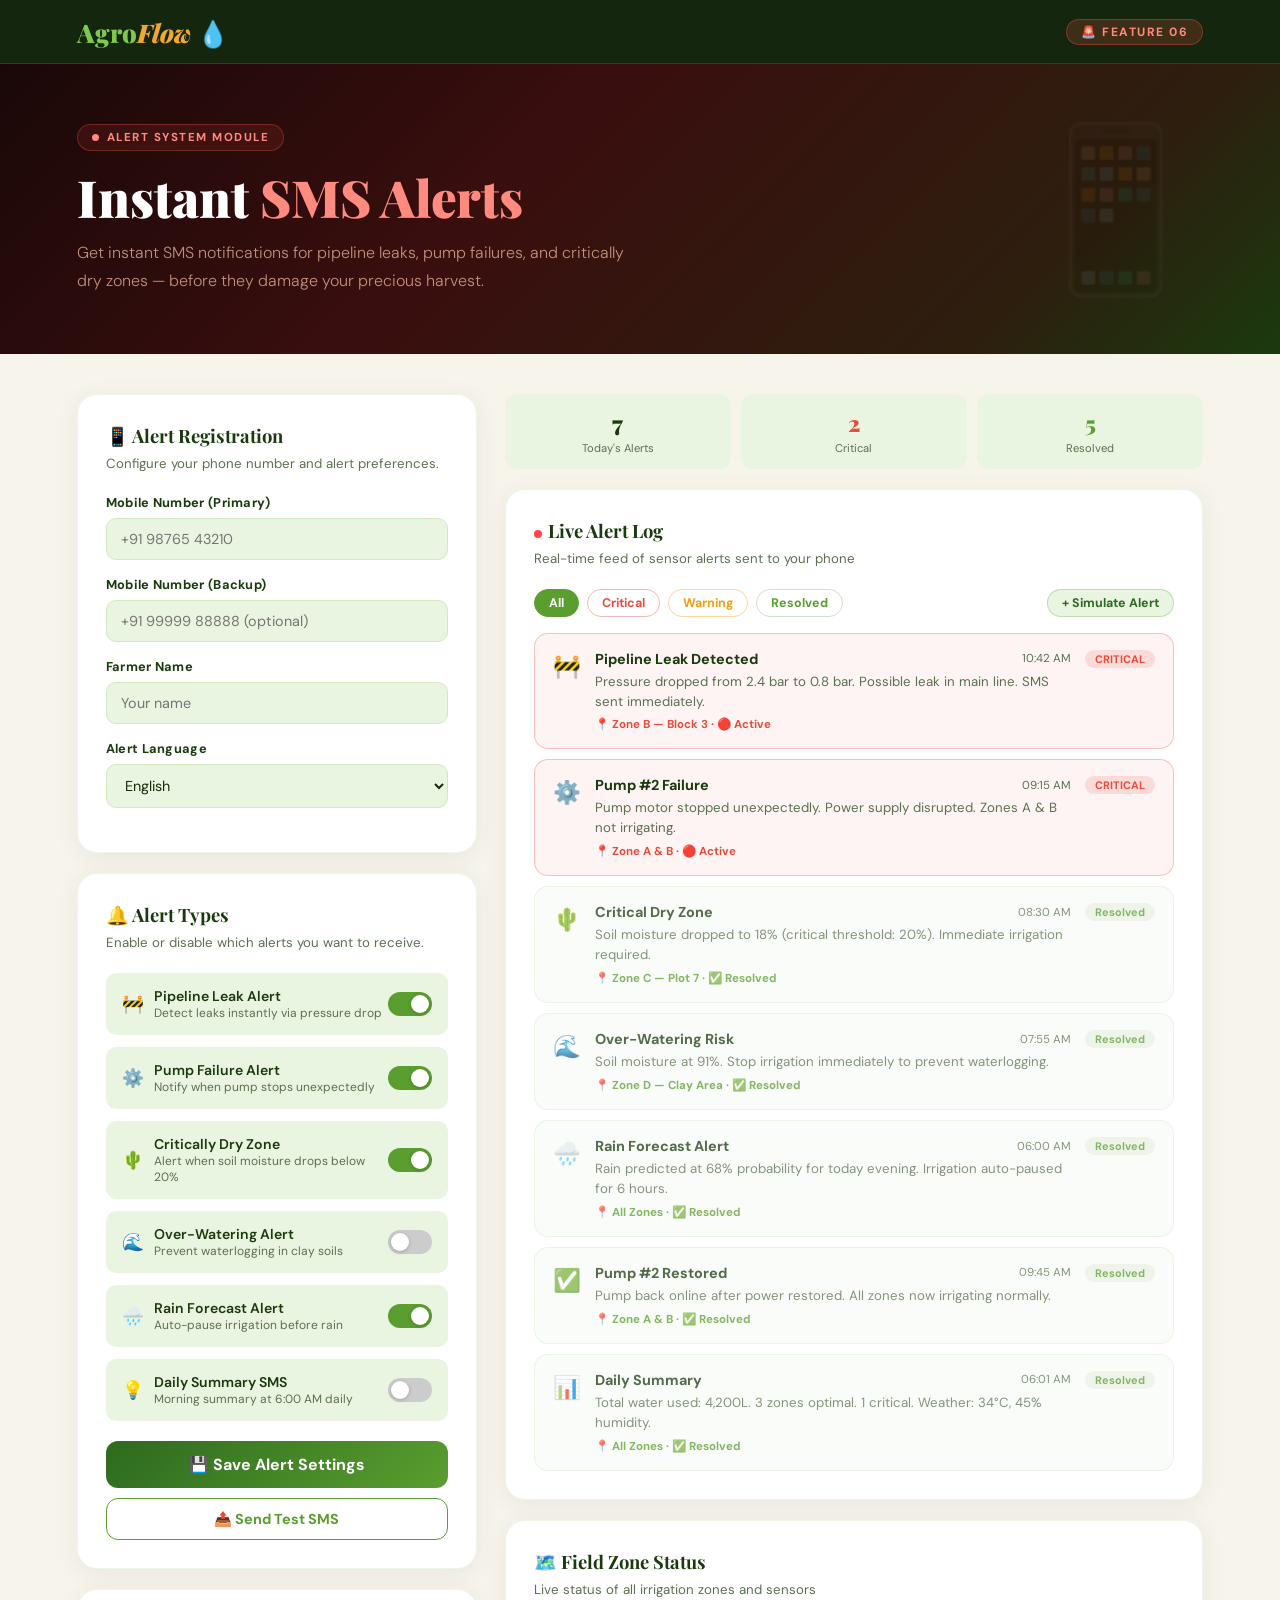
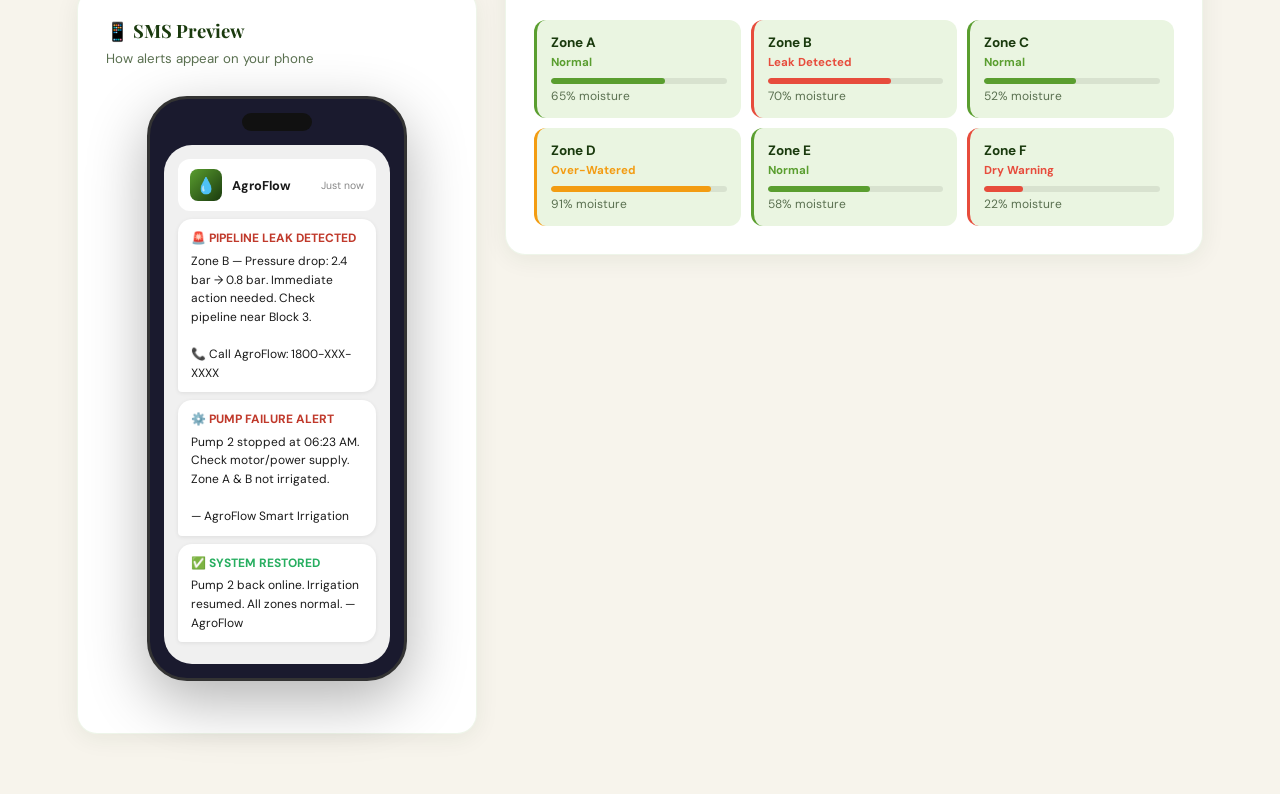
<file: Features/sms-alerts.html>
<!DOCTYPE html>
<html lang="en">
<head>
<meta charset="UTF-8">
<meta name="viewport" content="width=device-width, initial-scale=1.0">
<title>AgroFlow — Instant SMS Alerts</title>
<link href="https://fonts.googleapis.com/css2?family=Playfair+Display:ital,wght@0,700;0,900;1,700&family=DM+Sans:wght@300;400;500;600;700&display=swap" rel="stylesheet">
<style>
:root{--earth:#1a3a0e;--leaf:#2d6a1f;--sprout:#5a9e2f;--lime:#7ec850;--mist:#c8e6a8;--sky:#eaf5e1;--gold:#c8870a;--amber:#f0a830;--cream:#f7f4ec;--white:#ffffff;--text:#152b0a;--muted:#5a7050;--dark:#0e1f08;--red:#e74c3c;--orange:#f39c12}
*,*::before,*::after{margin:0;padding:0;box-sizing:border-box}
body{font-family:'DM Sans',sans-serif;background:var(--cream);color:var(--text);overflow-x:hidden}
nav{background:rgba(14,31,8,0.97);padding:0 6%;display:flex;align-items:center;justify-content:space-between;height:64px;border-bottom:1px solid rgba(90,158,47,0.25)}
.nav-logo{font-family:'Playfair Display',serif;font-size:1.6rem;font-weight:900;color:var(--lime);text-decoration:none}
.nav-logo .drop{color:var(--amber);font-style:italic}
.nav-badge{background:rgba(231,76,60,.2);border:1px solid rgba(231,76,60,.4);color:#ff8a80;padding:4px 14px;border-radius:100px;font-size:.75rem;font-weight:700;letter-spacing:1.5px;text-transform:uppercase}
.page-hero{background:linear-gradient(135deg,#1a0808 0%,#3a0e0e 40%,#2d1f0e 80%,var(--earth) 100%);padding:60px 6%;position:relative;overflow:hidden}
.page-hero::before{content:'📱';position:absolute;right:5%;top:50%;transform:translateY(-50%);font-size:10rem;opacity:.07}
.tag{display:inline-flex;align-items:center;gap:8px;background:rgba(231,76,60,.12);border:1px solid rgba(231,76,60,.35);color:#ff8a80;padding:5px 14px;border-radius:100px;font-size:.72rem;font-weight:700;letter-spacing:1.5px;text-transform:uppercase;margin-bottom:18px}
.pdot{width:7px;height:7px;border-radius:50%;background:#ff8a80;animation:pulse 1.5s infinite}
@keyframes pulse{0%,100%{box-shadow:0 0 0 0 rgba(231,76,60,.7)}50%{box-shadow:0 0 0 8px rgba(231,76,60,0)}}
.page-hero h1{font-family:'Playfair Display',serif;font-size:clamp(2rem,4vw,3.2rem);font-weight:900;color:#fff;line-height:1.1;margin-bottom:14px}
.page-hero h1 span{color:#ff8a80}
.page-hero p{color:rgba(255,200,168,.7);font-size:1rem;line-height:1.7;max-width:560px;font-weight:300}

.main{padding:40px 6%;max-width:1300px;margin:0 auto;display:grid;grid-template-columns:400px 1fr;gap:28px;align-items:start}
.card{background:var(--white);border-radius:20px;padding:28px;box-shadow:0 4px 24px rgba(26,58,14,.07);border:1px solid rgba(90,158,47,.1);animation:fadeUp .6s ease both;margin-bottom:20px}
@keyframes fadeUp{from{opacity:0;transform:translateY(20px)}to{opacity:1;transform:none}}
.card-title{font-family:'Playfair Display',serif;font-size:1.15rem;font-weight:700;color:var(--earth);margin-bottom:6px}
.card-sub{color:var(--muted);font-size:.83rem;margin-bottom:20px;line-height:1.5}
.ctrl-group{margin-bottom:16px}
.ctrl-group label{display:block;font-size:.8rem;font-weight:700;color:var(--earth);margin-bottom:7px;letter-spacing:.3px}
.ctrl-group input,.ctrl-group select{width:100%;padding:11px 14px;border:1.5px solid #d4e8c0;border-radius:10px;font-family:'DM Sans',sans-serif;font-size:.9rem;color:var(--text);background:var(--sky);outline:none;transition:all .25s}
.ctrl-group input:focus,.ctrl-group select:focus{border-color:var(--sprout);background:#fff;box-shadow:0 0 0 3px rgba(90,158,47,.1)}

/* TOGGLE SWITCHES */
.toggle-list{display:flex;flex-direction:column;gap:12px;margin-bottom:20px}
.toggle-row{display:flex;align-items:center;justify-content:space-between;background:var(--sky);border-radius:10px;padding:14px 16px}
.toggle-info{display:flex;align-items:center;gap:10px}
.toggle-icon{font-size:1.1rem}
.toggle-label{font-size:.88rem;font-weight:600;color:var(--earth)}
.toggle-desc{font-size:.75rem;color:var(--muted)}
.toggle{position:relative;width:44px;height:24px;flex-shrink:0}
.toggle input{opacity:0;width:0;height:0}
.toggle-slider{position:absolute;inset:0;background:#ccc;border-radius:24px;cursor:pointer;transition:.3s}
.toggle-slider::before{content:'';position:absolute;width:18px;height:18px;left:3px;bottom:3px;background:#fff;border-radius:50%;transition:.3s;box-shadow:0 1px 4px rgba(0,0,0,.2)}
.toggle input:checked+.toggle-slider{background:var(--sprout)}
.toggle input:checked+.toggle-slider::before{transform:translateX(20px)}

.save-btn{width:100%;padding:13px;background:linear-gradient(135deg,var(--leaf),var(--sprout));color:#fff;border:none;border-radius:12px;font-family:'DM Sans',sans-serif;font-size:1rem;font-weight:700;cursor:pointer;transition:all .3s}
.save-btn:hover{background:linear-gradient(135deg,var(--sprout),var(--lime));transform:translateY(-2px);box-shadow:0 8px 24px rgba(90,158,47,.35)}
.test-btn{width:100%;padding:11px;background:transparent;border:1.5px solid var(--sprout);color:var(--sprout);border-radius:12px;font-family:'DM Sans',sans-serif;font-size:.9rem;font-weight:700;cursor:pointer;transition:all .3s;margin-top:10px}
.test-btn:hover{background:var(--sky)}

/* ALERT LOG */
.alert-log{display:flex;flex-direction:column;gap:10px}
.alert-entry{border-radius:14px;padding:16px 18px;display:flex;gap:14px;align-items:flex-start;border:1.5px solid;position:relative;animation:slideIn .4s ease}
@keyframes slideIn{from{opacity:0;transform:translateX(-16px)}to{opacity:1;transform:none}}
.alert-entry.critical{background:rgba(231,76,60,.06);border-color:rgba(231,76,60,.3)}
.alert-entry.warning{background:rgba(243,156,18,.06);border-color:rgba(243,156,18,.3)}
.alert-entry.info{background:rgba(90,158,47,.06);border-color:rgba(90,158,47,.2)}
.alert-entry.resolved{background:rgba(90,158,47,.04);border-color:rgba(90,158,47,.12);opacity:.75}
.ae-icon{font-size:1.4rem;flex-shrink:0;margin-top:2px}
.ae-body{flex:1}
.ae-header{display:flex;align-items:center;justify-content:space-between;gap:8px;margin-bottom:4px;flex-wrap:wrap}
.ae-title{font-weight:700;font-size:.9rem;color:var(--earth)}
.ae-time{font-size:.72rem;color:var(--muted)}
.ae-msg{font-size:.83rem;color:var(--muted);line-height:1.5}
.ae-zone{font-size:.72rem;font-weight:700;margin-top:6px}
.ae-zone.crit{color:var(--red)}.ae-zone.warn{color:var(--orange)}.ae-zone.ok{color:var(--sprout)}
.severity-chip{padding:2px 10px;border-radius:100px;font-size:.68rem;font-weight:700;flex-shrink:0}
.sc-critical{background:rgba(231,76,60,.15);color:var(--red)}
.sc-warning{background:rgba(243,156,18,.15);color:var(--orange)}
.sc-info{background:rgba(90,158,47,.15);color:var(--leaf)}
.sc-resolved{background:rgba(90,158,47,.1);color:var(--sprout)}

/* SMS MOCKUP */
.phone-wrap{display:flex;justify-content:center;padding:8px 0 24px}
.phone{width:260px;background:#1a1a2e;border-radius:40px;padding:14px;box-shadow:0 20px 60px rgba(0,0,0,.3);border:3px solid #333}
.phone-notch{width:70px;height:18px;background:#111;border-radius:10px;margin:0 auto 14px}
.phone-screen{background:#f0f0f0;border-radius:28px;padding:14px;min-height:300px}
.sms-header{background:#fff;border-radius:12px;padding:10px 12px;margin-bottom:8px;display:flex;align-items:center;gap:10px}
.sms-logo{width:32px;height:32px;border-radius:8px;background:linear-gradient(135deg,var(--sprout),var(--earth));display:flex;align-items:center;justify-content:center;font-size:1rem}
.sms-from{font-size:.8rem;font-weight:700;color:#1a1a1a}
.sms-time{font-size:.65rem;color:#888;margin-left:auto}
.sms-bubble{background:#fff;border-radius:14px 14px 14px 4px;padding:10px 13px;font-size:.75rem;color:#1a1a1a;line-height:1.55;margin-bottom:8px;box-shadow:0 1px 4px rgba(0,0,0,.08)}
.sms-bubble strong{color:#c0392b;display:block;margin-bottom:4px}
.sms-bubble.ok strong{color:#27ae60}

/* STAT ROW */
.stat-mini{display:grid;grid-template-columns:repeat(3,1fr);gap:10px;margin-bottom:20px}
.sm-box{background:var(--sky);border-radius:12px;padding:14px;text-align:center}
.sm-val{font-family:'Playfair Display',serif;font-size:1.4rem;font-weight:900;color:var(--earth)}
.sm-lbl{font-size:.7rem;color:var(--muted);margin-top:3px}

/* LIVE INDICATOR */
.live-dot{width:8px;height:8px;border-radius:50%;background:#ff4444;display:inline-block;animation:pulse 1s infinite;margin-right:6px}

@media(max-width:960px){.main{grid-template-columns:1fr}}
</style>
</head>
<body>
<nav>
  <a class="nav-logo" href="#">Agro<span class="drop">Flow</span> 💧</a>
  <span class="nav-badge">🚨 Feature 06</span>
</nav>

<div class="page-hero">
  <div class="tag"><div class="pdot"></div>Alert System Module</div>
  <h1>Instant <span>SMS Alerts</span></h1>
  <p>Get instant SMS notifications for pipeline leaks, pump failures, and critically dry zones — before they damage your precious harvest.</p>
</div>

<div class="main">
  <!-- LEFT: SETTINGS + PHONE -->
  <div>
    <!-- REGISTRATION -->
    <div class="card" style="animation-delay:.1s">
      <div class="card-title">📱 Alert Registration</div>
      <div class="card-sub">Configure your phone number and alert preferences.</div>
      <div class="ctrl-group">
        <label>Mobile Number (Primary)</label>
        <input type="tel" id="phone1" placeholder="+91 98765 43210">
      </div>
      <div class="ctrl-group">
        <label>Mobile Number (Backup)</label>
        <input type="tel" id="phone2" placeholder="+91 99999 88888 (optional)">
      </div>
      <div class="ctrl-group">
        <label>Farmer Name</label>
        <input type="text" id="farmerName" placeholder="Your name">
      </div>
      <div class="ctrl-group">
        <label>Alert Language</label>
        <select id="langSel">
          <option>English</option>
          <option>हिंदी (Hindi)</option>
          <option>ਪੰਜਾਬੀ (Punjabi)</option>
          <option>मराठी (Marathi)</option>
        </select>
      </div>
    </div>

    <!-- TOGGLES -->
    <div class="card" style="animation-delay:.2s">
      <div class="card-title">🔔 Alert Types</div>
      <div class="card-sub">Enable or disable which alerts you want to receive.</div>
      <div class="toggle-list">
        <div class="toggle-row">
          <div class="toggle-info"><span class="toggle-icon">🚧</span><div><div class="toggle-label">Pipeline Leak Alert</div><div class="toggle-desc">Detect leaks instantly via pressure drop</div></div></div>
          <label class="toggle"><input type="checkbox" checked><span class="toggle-slider"></span></label>
        </div>
        <div class="toggle-row">
          <div class="toggle-info"><span class="toggle-icon">⚙️</span><div><div class="toggle-label">Pump Failure Alert</div><div class="toggle-desc">Notify when pump stops unexpectedly</div></div></div>
          <label class="toggle"><input type="checkbox" checked><span class="toggle-slider"></span></label>
        </div>
        <div class="toggle-row">
          <div class="toggle-info"><span class="toggle-icon">🌵</span><div><div class="toggle-label">Critically Dry Zone</div><div class="toggle-desc">Alert when soil moisture drops below 20%</div></div></div>
          <label class="toggle"><input type="checkbox" checked><span class="toggle-slider"></span></label>
        </div>
        <div class="toggle-row">
          <div class="toggle-info"><span class="toggle-icon">🌊</span><div><div class="toggle-label">Over-Watering Alert</div><div class="toggle-desc">Prevent waterlogging in clay soils</div></div></div>
          <label class="toggle"><input type="checkbox"><span class="toggle-slider"></span></label>
        </div>
        <div class="toggle-row">
          <div class="toggle-info"><span class="toggle-icon">🌧️</span><div><div class="toggle-label">Rain Forecast Alert</div><div class="toggle-desc">Auto-pause irrigation before rain</div></div></div>
          <label class="toggle"><input type="checkbox" checked><span class="toggle-slider"></span></label>
        </div>
        <div class="toggle-row">
          <div class="toggle-info"><span class="toggle-icon">💡</span><div><div class="toggle-label">Daily Summary SMS</div><div class="toggle-desc">Morning summary at 6:00 AM daily</div></div></div>
          <label class="toggle"><input type="checkbox"><span class="toggle-slider"></span></label>
        </div>
      </div>
      <button class="save-btn" onclick="saveSettings()">💾 Save Alert Settings</button>
      <button class="test-btn" onclick="sendTestSMS()">📤 Send Test SMS</button>
    </div>

    <!-- PHONE MOCKUP -->
    <div class="card" style="animation-delay:.3s">
      <div class="card-title">📱 SMS Preview</div>
      <div class="card-sub">How alerts appear on your phone</div>
      <div class="phone-wrap">
        <div class="phone">
          <div class="phone-notch"></div>
          <div class="phone-screen" id="phoneScreen">
            <div class="sms-header">
              <div class="sms-logo">💧</div>
              <div><div class="sms-from">AgroFlow</div></div>
              <div class="sms-time">Just now</div>
            </div>
            <div class="sms-bubble">
              <strong>🚨 PIPELINE LEAK DETECTED</strong>
              Zone B — Pressure drop: 2.4 bar → 0.8 bar. Immediate action needed. Check pipeline near Block 3.<br><br>
              📞 Call AgroFlow: 1800-XXX-XXXX
            </div>
            <div class="sms-bubble">
              <strong>⚙️ PUMP FAILURE ALERT</strong>
              Pump 2 stopped at 06:23 AM. Check motor/power supply. Zone A & B not irrigated.<br><br>
              — AgroFlow Smart Irrigation
            </div>
            <div class="sms-bubble ok">
              <strong>✅ SYSTEM RESTORED</strong>
              Pump 2 back online. Irrigation resumed. All zones normal. — AgroFlow
            </div>
          </div>
        </div>
      </div>
    </div>
  </div>

  <!-- RIGHT: LIVE ALERTS -->
  <div>
    <!-- STATS -->
    <div class="stat-mini">
      <div class="sm-box"><div class="sm-val" id="totalAlerts">7</div><div class="sm-lbl">Today's Alerts</div></div>
      <div class="sm-box"><div class="sm-val" style="color:var(--red)" id="critAlerts">2</div><div class="sm-lbl">Critical</div></div>
      <div class="sm-box"><div class="sm-val" style="color:var(--sprout)" id="resolvedAlerts">5</div><div class="sm-lbl">Resolved</div></div>
    </div>

    <!-- LIVE ALERT LOG -->
    <div class="card" style="animation-delay:.1s">
      <div class="card-title"><span class="live-dot"></span>Live Alert Log</div>
      <div class="card-sub">Real-time feed of sensor alerts sent to your phone</div>
      <div style="display:flex;gap:8px;margin-bottom:16px;flex-wrap:wrap">
        <button onclick="filterAlerts('all')" id="f-all" style="padding:5px 14px;border-radius:100px;border:1.5px solid var(--sprout);background:var(--sprout);color:#fff;font-family:'DM Sans',sans-serif;font-size:.78rem;font-weight:700;cursor:pointer">All</button>
        <button onclick="filterAlerts('critical')" id="f-critical" style="padding:5px 14px;border-radius:100px;border:1.5px solid rgba(231,76,60,.4);background:transparent;color:var(--red);font-family:'DM Sans',sans-serif;font-size:.78rem;font-weight:700;cursor:pointer">Critical</button>
        <button onclick="filterAlerts('warning')" id="f-warning" style="padding:5px 14px;border-radius:100px;border:1.5px solid rgba(243,156,18,.4);background:transparent;color:var(--orange);font-family:'DM Sans',sans-serif;font-size:.78rem;font-weight:700;cursor:pointer">Warning</button>
        <button onclick="filterAlerts('resolved')" id="f-resolved" style="padding:5px 14px;border-radius:100px;border:1.5px solid rgba(90,158,47,.3);background:transparent;color:var(--sprout);font-family:'DM Sans',sans-serif;font-size:.78rem;font-weight:700;cursor:pointer">Resolved</button>
        <button onclick="addRandomAlert()" style="margin-left:auto;padding:5px 14px;border-radius:100px;border:1.5px solid rgba(90,158,47,.3);background:var(--sky);color:var(--leaf);font-family:'DM Sans',sans-serif;font-size:.78rem;font-weight:700;cursor:pointer">+ Simulate Alert</button>
      </div>
      <div class="alert-log" id="alertLog"></div>
    </div>

    <!-- ZONE STATUS -->
    <div class="card" style="animation-delay:.2s">
      <div class="card-title">🗺️ Field Zone Status</div>
      <div class="card-sub">Live status of all irrigation zones and sensors</div>
      <div id="zoneGrid" style="display:grid;grid-template-columns:repeat(3,1fr);gap:10px"></div>
    </div>
  </div>
</div>

<script>
const alertData = [
  {type:'critical',icon:'🚧',title:'Pipeline Leak Detected',zone:'Zone B — Block 3',msg:'Pressure dropped from 2.4 bar to 0.8 bar. Possible leak in main line. SMS sent immediately.',time:'10:42 AM',resolved:false},
  {type:'critical',icon:'⚙️',title:'Pump #2 Failure',zone:'Zone A & B',msg:'Pump motor stopped unexpectedly. Power supply disrupted. Zones A & B not irrigating.',time:'09:15 AM',resolved:false},
  {type:'warning',icon:'🌵',title:'Critical Dry Zone',zone:'Zone C — Plot 7',msg:'Soil moisture dropped to 18% (critical threshold: 20%). Immediate irrigation required.',time:'08:30 AM',resolved:true},
  {type:'warning',icon:'🌊',title:'Over-Watering Risk',zone:'Zone D — Clay Area',msg:'Soil moisture at 91%. Stop irrigation immediately to prevent waterlogging.',time:'07:55 AM',resolved:true},
  {type:'info',icon:'🌧️',title:'Rain Forecast Alert',zone:'All Zones',msg:'Rain predicted at 68% probability for today evening. Irrigation auto-paused for 6 hours.',time:'06:00 AM',resolved:true},
  {type:'info',icon:'✅',title:'Pump #2 Restored',zone:'Zone A & B',msg:'Pump back online after power restored. All zones now irrigating normally.',time:'09:45 AM',resolved:true},
  {type:'info',icon:'📊',title:'Daily Summary',zone:'All Zones',msg:'Total water used: 4,200L. 3 zones optimal. 1 critical. Weather: 34°C, 45% humidity.',time:'06:01 AM',resolved:true},
];

let currentFilter = 'all';

function renderAlerts(filter){
  const log = document.getElementById('alertLog');
  const data = filter==='all' ? alertData : alertData.filter(a=>filter==='resolved'?a.resolved:a.type===filter);
  if(data.length===0){log.innerHTML='<div style="text-align:center;color:var(--muted);padding:24px;font-style:italic">No alerts in this category</div>';return;}
  log.innerHTML = data.map(a=>`
    <div class="alert-entry ${a.resolved?'resolved':a.type}">
      <div class="ae-icon">${a.icon}</div>
      <div class="ae-body">
        <div class="ae-header">
          <span class="ae-title">${a.title}</span>
          <span class="ae-time">${a.time}</span>
        </div>
        <div class="ae-msg">${a.msg}</div>
        <div class="ae-zone ${a.resolved?'ok':a.type==='critical'?'crit':'warn'}">
          📍 ${a.zone} · ${a.resolved?'✅ Resolved':'🔴 Active'}
        </div>
      </div>
      <span class="severity-chip ${a.resolved?'sc-resolved':a.type==='critical'?'sc-critical':a.type==='warning'?'sc-warning':'sc-info'}">
        ${a.resolved?'Resolved':a.type==='critical'?'CRITICAL':a.type==='warning'?'Warning':'Info'}
      </span>
    </div>`).join('');
}

function filterAlerts(f){
  currentFilter = f;
  document.querySelectorAll('[id^="f-"]').forEach(b=>{
    b.style.background='transparent';b.style.color=b.id==='f-critical'?'var(--red)':b.id==='f-warning'?'var(--orange)':'var(--sprout)';
  });
  document.getElementById('f-'+f).style.background=f==='critical'?'var(--red)':f==='warning'?'var(--orange)':'var(--sprout)';
  document.getElementById('f-'+f).style.color='#fff';
  renderAlerts(f);
}

const randomAlerts = [
  {type:'critical',icon:'🚧',title:'Leak in Zone E',zone:'Zone E — Pipeline 5',msg:'Pressure anomaly detected. Leak suspected near pump outlet.',resolved:false},
  {type:'warning',icon:'🌵',title:'Zone F Drying Fast',zone:'Zone F — Plot 12',msg:'Moisture at 22% and falling. Irrigation needed within 2 hours.',resolved:false},
  {type:'info',icon:'✅',title:'Zone C Restored',zone:'Zone C',msg:'Soil moisture back to 52%. Irrigation completed successfully.',resolved:true},
];
let ri = 0;
function addRandomAlert(){
  const now = new Date();
  const t = now.getHours()+':'+(now.getMinutes()<10?'0':'')+now.getMinutes()+' '+( now.getHours()<12?'AM':'PM');
  const a = {...randomAlerts[ri%randomAlerts.length], time:t};
  ri++;
  alertData.unshift(a);
  document.getElementById('totalAlerts').textContent = alertData.length;
  document.getElementById('critAlerts').textContent = alertData.filter(a=>a.type==='critical'&&!a.resolved).length;
  document.getElementById('resolvedAlerts').textContent = alertData.filter(a=>a.resolved).length;
  renderAlerts(currentFilter);
}

// Zones
const zones = [
  {name:'Zone A',status:'Normal',moisture:65,color:'var(--sprout)'},
  {name:'Zone B',status:'Leak Detected',moisture:70,color:'var(--red)'},
  {name:'Zone C',status:'Normal',moisture:52,color:'var(--sprout)'},
  {name:'Zone D',status:'Over-Watered',moisture:91,color:'var(--orange)'},
  {name:'Zone E',status:'Normal',moisture:58,color:'var(--sprout)'},
  {name:'Zone F',status:'Dry Warning',moisture:22,color:'var(--red)'},
];
document.getElementById('zoneGrid').innerHTML = zones.map(z=>`
  <div style="background:var(--sky);border-radius:12px;padding:14px;border-left:3px solid ${z.color}">
    <div style="font-weight:700;font-size:.85rem;color:var(--earth);margin-bottom:4px">${z.name}</div>
    <div style="font-size:.72rem;font-weight:700;color:${z.color};margin-bottom:8px">${z.status}</div>
    <div style="height:6px;background:rgba(0,0,0,.08);border-radius:3px;overflow:hidden">
      <div style="height:100%;width:${z.moisture}%;background:${z.color};border-radius:3px;transition:width 1s ease"></div>
    </div>
    <div style="font-size:.75rem;color:var(--muted);margin-top:4px">${z.moisture}% moisture</div>
  </div>`).join('');

function saveSettings(){
  const phone = document.getElementById('phone1').value;
  const name = document.getElementById('farmerName').value;
  if(!phone){alert('Please enter mobile number');return;}
  const btn = document.querySelector('.save-btn');
  btn.textContent='✅ Saved Successfully!';
  btn.style.background='linear-gradient(135deg,#27ae60,#2ecc71)';
  setTimeout(()=>{btn.textContent='💾 Save Alert Settings';btn.style.background='';},2500);
}

function sendTestSMS(){
  const phone = document.getElementById('phone1').value;
  const btn = document.querySelector('.test-btn');
  btn.textContent='📤 Sending...';
  btn.disabled=true;
  setTimeout(()=>{
    btn.textContent='✅ Test SMS Sent!';
    btn.style.borderColor='var(--sprout)';
    btn.style.color='var(--sprout)';
    // Add to log
    const now = new Date();
    const t = now.getHours()+':'+(now.getMinutes()<10?'0':'')+now.getMinutes();
    alertData.unshift({type:'info',icon:'📤',title:'Test Alert Sent',zone:`To: ${phone||'+91 XXXXX XXXXX'}`,msg:'This is a test alert from AgroFlow. If you received this, alerts are working correctly.',time:t+' (Just now)',resolved:true});
    renderAlerts(currentFilter);
    setTimeout(()=>{btn.textContent='📤 Send Test SMS';btn.disabled=false;btn.style.borderColor='';btn.style.color='';},3000);
  },1500);
}

// Init
renderAlerts('all');
</script>
</body>
</html>
</file>
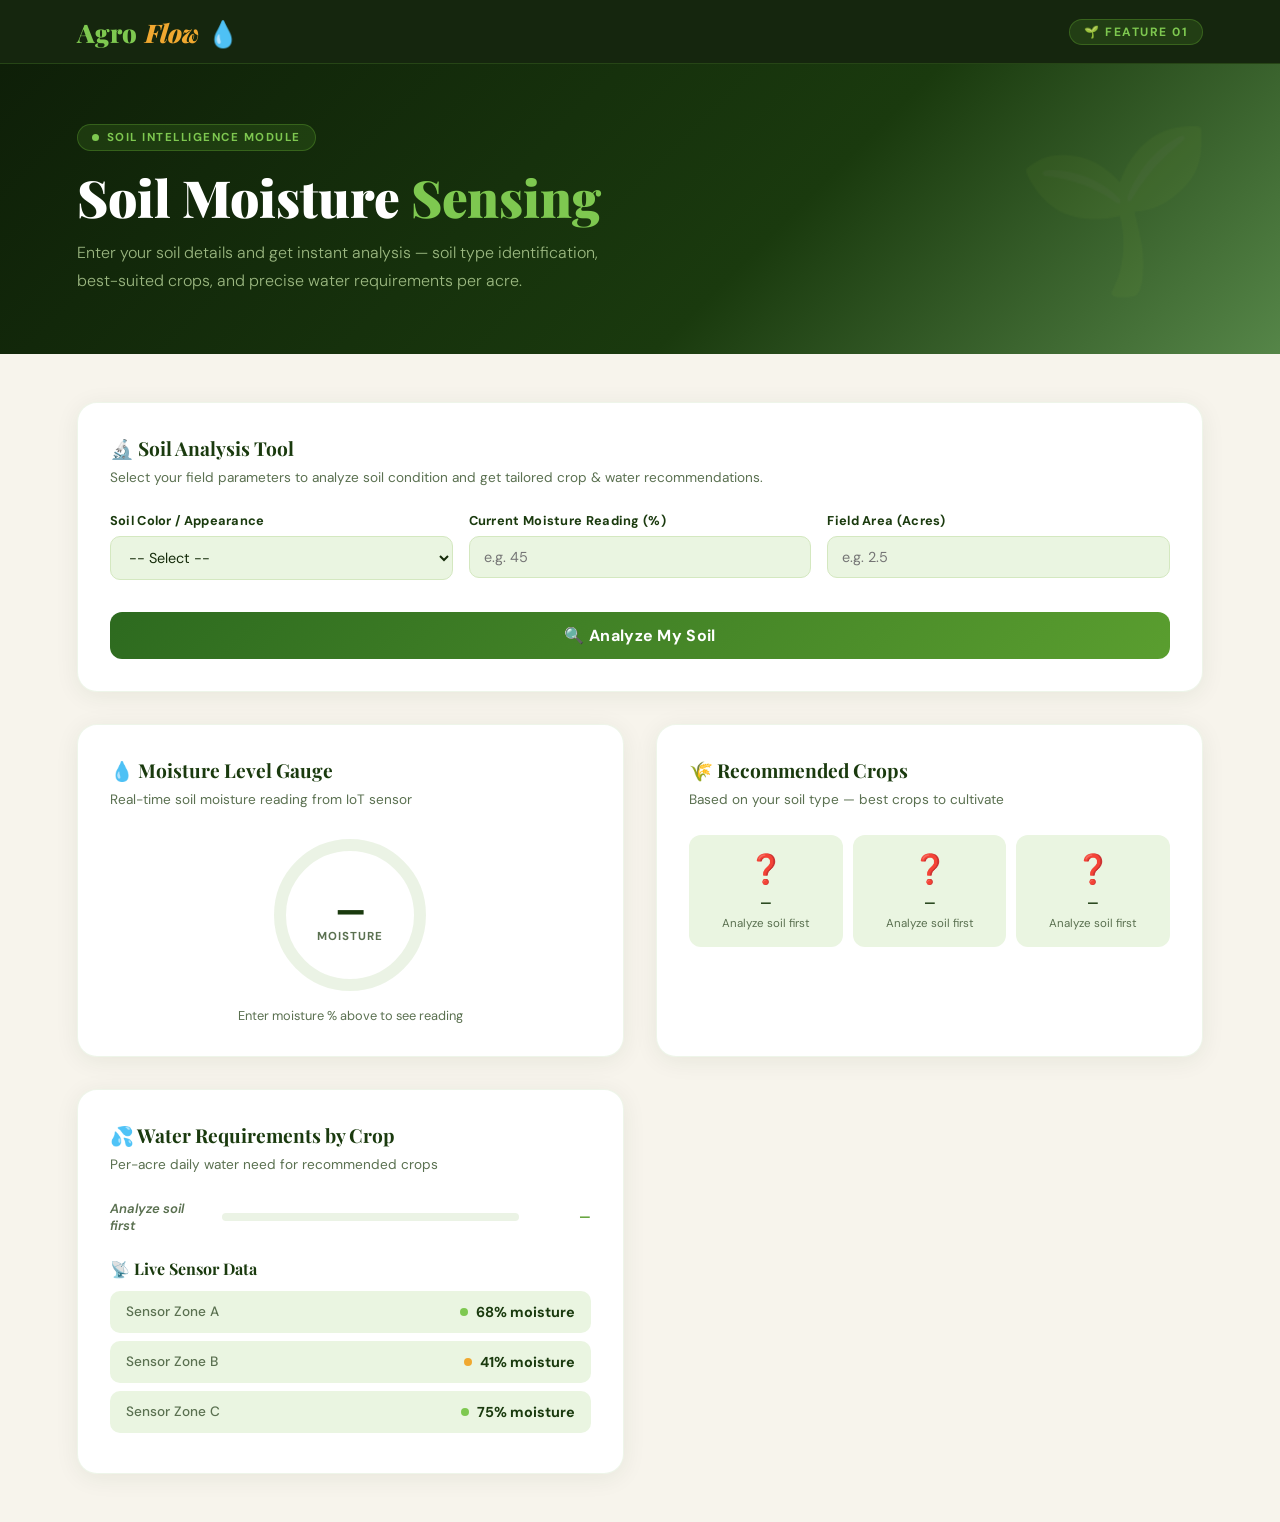
<file: Features/soil-moisture.html>
<!DOCTYPE html>
<html lang="en">
<head>
<meta charset="UTF-8">
<meta name="viewport" content="width=device-width, initial-scale=1.0">
<title>AgroFlow — Soil Moisture Sensing</title>
<link href="https://fonts.googleapis.com/css2?family=Playfair+Display:ital,wght@0,700;0,900;1,700&family=DM+Sans:wght@300;400;500;600;700&display=swap" rel="stylesheet">
<style>
:root {
  --earth:#1a3a0e;--leaf:#2d6a1f;--sprout:#5a9e2f;--lime:#7ec850;--mist:#c8e6a8;
  --sky:#eaf5e1;--gold:#c8870a;--amber:#f0a830;--soil:#6b3d14;--cream:#f7f4ec;
  --white:#ffffff;--text:#152b0a;--muted:#5a7050;--dark:#0e1f08;
}
*,*::before,*::after{margin:0;padding:0;box-sizing:border-box}
html{scroll-behavior:smooth}
body{font-family:'DM Sans',sans-serif;background:var(--cream);color:var(--text);overflow-x:hidden}

/* NAV */
nav{background:rgba(14,31,8,0.97);padding:0 6%;display:flex;align-items:center;justify-content:space-between;height:64px;border-bottom:1px solid rgba(90,158,47,0.25)}
.nav-logo{font-family:'Playfair Display',serif;font-size:1.6rem;font-weight:900;color:var(--lime);text-decoration:none;display:flex;align-items:center;gap:8px}
.nav-logo .drop{color:var(--amber);font-style:italic}
.nav-badge{background:rgba(90,158,47,.2);border:1px solid rgba(90,158,47,.4);color:var(--lime);padding:4px 14px;border-radius:100px;font-size:.75rem;font-weight:700;letter-spacing:1.5px;text-transform:uppercase}

/* HERO BANNER */
.page-hero{background:linear-gradient(135deg,var(--dark) 0%,var(--earth) 60%,rgba(45,106,31,.8) 100%);padding:60px 6%;position:relative;overflow:hidden}
.page-hero::before{content:'🌱';position:absolute;right:5%;top:50%;transform:translateY(-50%);font-size:10rem;opacity:.06}
.page-hero .tag{display:inline-flex;align-items:center;gap:8px;background:rgba(90,158,47,.18);border:1px solid rgba(90,158,47,.4);color:var(--lime);padding:5px 14px;border-radius:100px;font-size:.72rem;font-weight:700;letter-spacing:1.5px;text-transform:uppercase;margin-bottom:18px}
.pdot{width:7px;height:7px;border-radius:50%;background:var(--lime);animation:pulse 2s infinite}
@keyframes pulse{0%,100%{box-shadow:0 0 0 0 rgba(126,200,80,.7)}50%{box-shadow:0 0 0 8px rgba(126,200,80,0)}}
.page-hero h1{font-family:'Playfair Display',serif;font-size:clamp(2rem,4vw,3.2rem);font-weight:900;color:#fff;line-height:1.1;margin-bottom:14px}
.page-hero h1 span{color:var(--lime)}
.page-hero p{color:rgba(200,230,168,.75);font-size:1rem;line-height:1.7;max-width:560px;font-weight:300}

/* MAIN LAYOUT */
.main{padding:48px 6%;display:grid;grid-template-columns:1fr 1fr;gap:32px;max-width:1300px;margin:0 auto}

/* CARDS */
.card{background:var(--white);border-radius:20px;padding:32px;box-shadow:0 4px 24px rgba(26,58,14,.07);border:1px solid rgba(90,158,47,.1);animation:fadeUp .6s ease both}
@keyframes fadeUp{from{opacity:0;transform:translateY(20px)}to{opacity:1;transform:none}}
.card.d1{animation-delay:.1s}.card.d2{animation-delay:.2s}.card.d3{animation-delay:.3s}.card.d4{animation-delay:.4s}
.card-title{font-family:'Playfair Display',serif;font-size:1.2rem;font-weight:700;color:var(--earth);margin-bottom:6px;display:flex;align-items:center;gap:10px}
.card-sub{color:var(--muted);font-size:.85rem;margin-bottom:24px;line-height:1.6}

/* MOISTURE METER */
.moisture-section{grid-column:1/3}
.moisture-controls{display:grid;grid-template-columns:1fr 1fr 1fr;gap:16px;margin-bottom:28px}
.ctrl-group label{display:block;font-size:.8rem;font-weight:700;color:var(--earth);margin-bottom:7px;letter-spacing:.3px}
.ctrl-group select,.ctrl-group input{width:100%;padding:11px 14px;border:1.5px solid #d4e8c0;border-radius:10px;font-family:'DM Sans',sans-serif;font-size:.9rem;color:var(--text);background:var(--sky);outline:none;transition:all .25s}
.ctrl-group select:focus,.ctrl-group input:focus{border-color:var(--sprout);background:#fff;box-shadow:0 0 0 3px rgba(90,158,47,.1)}
.analyze-btn{width:100%;padding:13px;background:linear-gradient(135deg,var(--leaf),var(--sprout));color:#fff;border:none;border-radius:12px;font-family:'DM Sans',sans-serif;font-size:1rem;font-weight:700;cursor:pointer;transition:all .3s;margin-top:4px;letter-spacing:.3px}
.analyze-btn:hover{background:linear-gradient(135deg,var(--sprout),var(--lime));transform:translateY(-2px);box-shadow:0 8px 24px rgba(90,158,47,.35)}

/* RESULT PANEL */
.result-panel{display:none;animation:fadeUp .4s ease}
.result-panel.show{display:grid;grid-template-columns:1fr 1fr 1fr;gap:20px;margin-top:8px}
.res-card{background:var(--sky);border-radius:14px;padding:22px;border-left:4px solid var(--sprout);position:relative;overflow:hidden}
.res-card::before{position:absolute;right:12px;top:12px;font-size:2rem;opacity:.15}
.res-card.soil::before{content:'🌍'}
.res-card.crop::before{content:'🌾'}
.res-card.water::before{content:'💧'}
.res-label{font-size:.7rem;font-weight:700;letter-spacing:1.5px;text-transform:uppercase;color:var(--sprout);margin-bottom:8px}
.res-value{font-family:'Playfair Display',serif;font-size:1.4rem;font-weight:700;color:var(--earth);margin-bottom:6px;line-height:1.2}
.res-desc{font-size:.82rem;color:var(--muted);line-height:1.5}

/* MOISTURE GAUGE */
.gauge-wrap{display:flex;align-items:center;justify-content:center;flex-direction:column;gap:8px}
.gauge-outer{width:160px;height:160px;position:relative;margin:0 auto}
.gauge-outer svg{width:100%;height:100%;transform:rotate(-90deg)}
.gauge-outer svg circle:first-child{fill:none;stroke:rgba(90,158,47,.12);stroke-width:12}
.gauge-outer svg circle.bar{fill:none;stroke-width:12;stroke-linecap:round;stroke-dasharray:440;transition:stroke-dashoffset 1.5s cubic-bezier(.22,1,.36,1),stroke .5s}
.gauge-center{position:absolute;inset:0;display:flex;flex-direction:column;align-items:center;justify-content:center}
.gauge-pct{font-family:'Playfair Display',serif;font-size:2rem;font-weight:900;color:var(--earth)}
.gauge-lbl{font-size:.72rem;font-weight:700;color:var(--muted);letter-spacing:1px;text-transform:uppercase}

/* SOIL TYPE DISPLAY */
.soil-chips{display:flex;flex-wrap:wrap;gap:8px;margin-top:16px}
.soil-chip{padding:6px 14px;border-radius:100px;font-size:.78rem;font-weight:600;border:1.5px solid;cursor:pointer;transition:all .25s}
.soil-chip.active{background:var(--sprout);color:#fff;border-color:var(--sprout)}
.soil-chip:not(.active){background:transparent;color:var(--muted);border-color:#d4e8c0}

/* CROP TABLE */
.crop-grid{display:grid;grid-template-columns:repeat(3,1fr);gap:10px;margin-top:16px}
.crop-item{background:var(--sky);border-radius:12px;padding:14px 12px;text-align:center;border:1.5px solid transparent;transition:all .25s;cursor:default}
.crop-item:hover{border-color:var(--sprout);transform:translateY(-3px);box-shadow:0 8px 20px rgba(90,158,47,.12)}
.crop-emoji{font-size:1.8rem;display:block;margin-bottom:6px}
.crop-name{font-size:.8rem;font-weight:700;color:var(--earth);display:block}
.crop-season{font-size:.72rem;color:var(--muted)}

/* WATER NEED BAR */
.water-bars{display:flex;flex-direction:column;gap:12px;margin-top:16px}
.wbar-row{display:flex;align-items:center;gap:12px}
.wbar-label{font-size:.82rem;font-weight:600;color:var(--earth);width:100px;flex-shrink:0}
.wbar-track{flex:1;height:8px;background:rgba(90,158,47,.12);border-radius:4px;overflow:hidden}
.wbar-fill{height:100%;border-radius:4px;background:linear-gradient(90deg,var(--sprout),var(--lime));transition:width 1.2s cubic-bezier(.22,1,.36,1)}
.wbar-val{font-size:.8rem;font-weight:700;color:var(--sprout);width:60px;text-align:right;flex-shrink:0}

/* SENSOR LIVE */
.sensor-row{display:flex;align-items:center;justify-content:space-between;padding:12px 16px;background:var(--sky);border-radius:10px;margin-bottom:8px}
.sensor-name{font-size:.85rem;color:var(--muted);font-weight:500}
.sensor-val{font-size:.9rem;font-weight:700;color:var(--earth)}
.sensor-status{width:8px;height:8px;border-radius:50%;background:var(--lime);animation:pulse 2s infinite}
.status-row{display:flex;align-items:center;gap:8px}

/* ALERT BOX */
.alert-box{background:linear-gradient(135deg,rgba(240,168,48,.1),rgba(200,135,10,.05));border:1.5px solid rgba(240,168,48,.4);border-radius:14px;padding:18px 20px;display:flex;gap:14px;align-items:flex-start;margin-top:20px}
.alert-icon{font-size:1.3rem;flex-shrink:0}
.alert-text{font-size:.85rem;color:var(--text);line-height:1.6}
.alert-text strong{color:var(--gold)}

@media(max-width:900px){.main{grid-template-columns:1fr}.moisture-section{grid-column:1}.moisture-controls{grid-template-columns:1fr}.result-panel.show{grid-template-columns:1fr}.crop-grid{grid-template-columns:repeat(2,1fr)}}
</style>
</head>
<body>

<nav>
  <a class="nav-logo" href="#">Agro<span class="drop">Flow</span> 💧</a>
  <span class="nav-badge">🌱 Feature 01</span>
</nav>

<div class="page-hero">
  <div class="tag"><div class="pdot"></div>Soil Intelligence Module</div>
  <h1>Soil Moisture <span>Sensing</span></h1>
  <p>Enter your soil details and get instant analysis — soil type identification, best-suited crops, and precise water requirements per acre.</p>
</div>

<div class="main">

  <!-- INPUT SECTION -->
  <div class="card moisture-section d1">
    <div class="card-title">🔬 Soil Analysis Tool</div>
    <div class="card-sub">Select your field parameters to analyze soil condition and get tailored crop & water recommendations.</div>

    <div class="moisture-controls">
      <div class="ctrl-group">
        <label>Soil Color / Appearance</label>
        <select id="soilColor">
          <option value="">-- Select --</option>
          <option value="black">Black / Dark Brown</option>
          <option value="red">Red / Reddish Brown</option>
          <option value="sandy">Light Brown / Sandy</option>
          <option value="grey">Grey / Clayey</option>
          <option value="alluvial">Dark Grey / Alluvial</option>
        </select>
      </div>
      <div class="ctrl-group">
        <label>Current Moisture Reading (%)</label>
        <input type="number" id="moistureVal" placeholder="e.g. 45" min="0" max="100">
      </div>
      <div class="ctrl-group">
        <label>Field Area (Acres)</label>
        <input type="number" id="fieldArea" placeholder="e.g. 2.5" step="0.5" min="0.5">
      </div>
    </div>
    <button class="analyze-btn" onclick="analyzeSoil()">🔍 Analyze My Soil</button>

    <div class="result-panel" id="resultPanel">
      <div class="res-card soil">
        <div class="res-label">Soil Type</div>
        <div class="res-value" id="soilTypeName">—</div>
        <div class="res-desc" id="soilTypeDesc">—</div>
      </div>
      <div class="res-card crop">
        <div class="res-label">Best Suited Crops</div>
        <div class="res-value" id="cropCount">—</div>
        <div class="res-desc" id="cropDesc">—</div>
      </div>
      <div class="res-card water">
        <div class="res-label">Daily Water Need</div>
        <div class="res-value" id="waterNeed">—</div>
        <div class="res-desc" id="waterDesc">—</div>
      </div>
    </div>
  </div>

  <!-- GAUGE -->
  <div class="card d2">
    <div class="card-title">💧 Moisture Level Gauge</div>
    <div class="card-sub">Real-time soil moisture reading from IoT sensor</div>
    <div class="gauge-wrap">
      <div class="gauge-outer">
        <svg viewBox="0 0 160 160">
          <circle cx="80" cy="80" r="70"/>
          <circle class="bar" id="gaugeBar" cx="80" cy="80" r="70" stroke="var(--sprout)" stroke-dashoffset="440"/>
        </svg>
        <div class="gauge-center">
          <div class="gauge-pct" id="gaugePct">—</div>
          <div class="gauge-lbl">Moisture</div>
        </div>
      </div>
      <div style="text-align:center;margin-top:4px">
        <div style="font-size:.8rem;color:var(--muted)" id="moistureStatus">Enter moisture % above to see reading</div>
      </div>
    </div>
    <div class="alert-box" id="alertBox" style="display:none">
      <div class="alert-icon" id="alertIcon">⚠️</div>
      <div class="alert-text"><strong id="alertTitle">Alert</strong><br><span id="alertMsg">—</span></div>
    </div>
  </div>

  <!-- CROP RECOMMENDATIONS -->
  <div class="card d3">
    <div class="card-title">🌾 Recommended Crops</div>
    <div class="card-sub">Based on your soil type — best crops to cultivate</div>
    <div class="crop-grid" id="cropGrid">
      <div class="crop-item"><span class="crop-emoji">❓</span><span class="crop-name">—</span><span class="crop-season">Analyze soil first</span></div>
      <div class="crop-item"><span class="crop-emoji">❓</span><span class="crop-name">—</span><span class="crop-season">Analyze soil first</span></div>
      <div class="crop-item"><span class="crop-emoji">❓</span><span class="crop-name">—</span><span class="crop-season">Analyze soil first</span></div>
    </div>
  </div>

  <!-- WATER REQUIREMENT -->
  <div class="card d4">
    <div class="card-title">💦 Water Requirements by Crop</div>
    <div class="card-sub">Per-acre daily water need for recommended crops</div>
    <div class="water-bars" id="waterBars">
      <div class="wbar-row">
        <div class="wbar-label" style="color:var(--muted);font-style:italic">Analyze soil first</div>
        <div class="wbar-track"><div class="wbar-fill" style="width:0%"></div></div>
        <div class="wbar-val">—</div>
      </div>
    </div>

    <!-- LIVE SENSOR DATA -->
    <div style="margin-top:24px">
      <div class="card-title" style="font-size:1rem;margin-bottom:12px">📡 Live Sensor Data</div>
      <div class="sensor-row"><span class="sensor-name">Sensor Zone A</span><div class="status-row"><div class="sensor-status"></div><span class="sensor-val">68% moisture</span></div></div>
      <div class="sensor-row"><span class="sensor-name">Sensor Zone B</span><div class="status-row"><div class="sensor-status" style="background:var(--amber)"></div><span class="sensor-val">41% moisture</span></div></div>
      <div class="sensor-row"><span class="sensor-name">Sensor Zone C</span><div class="status-row"><div class="sensor-status"></div><span class="sensor-val">75% moisture</span></div></div>
    </div>
  </div>

</div>

<script>
const soilData = {
  black: {
    name: 'Black Cotton Soil (Regur)',
    desc: 'Retains moisture well, high clay content, swells when wet.',
    crops: [
      {emoji:'🌿',name:'Cotton',season:'Kharif'},
      {emoji:'🌻',name:'Sunflower',season:'Rabi'},
      {emoji:'🫘',name:'Soybean',season:'Kharif'},
      {emoji:'🌾',name:'Wheat',season:'Rabi'},
      {emoji:'🧅',name:'Onion',season:'Rabi'},
      {emoji:'🍋',name:'Citrus',season:'Perennial'}
    ],
    waterBars:[
      {label:'Cotton',pct:60,val:'3.2 L/sq.m'},
      {label:'Sunflower',pct:45,val:'2.4 L/sq.m'},
      {label:'Soybean',pct:55,val:'2.9 L/sq.m'},
    ],
    cropCount:'6 Crops', cropDesc:'Cotton, Wheat, Soybean & more',
    baseWater:3.2
  },
  red: {
    name: 'Red Laterite Soil',
    desc: 'Iron-rich, porous, well-drained. Needs frequent irrigation.',
    crops: [
      {emoji:'🥜',name:'Groundnut',season:'Kharif'},
      {emoji:'🌴',name:'Cashew',season:'Perennial'},
      {emoji:'🍵',name:'Tea',season:'Perennial'},
      {emoji:'🫘',name:'Pulses',season:'Rabi'},
      {emoji:'🌿',name:'Millets',season:'Kharif'},
      {emoji:'🍌',name:'Banana',season:'Perennial'}
    ],
    waterBars:[
      {label:'Groundnut',pct:50,val:'2.6 L/sq.m'},
      {label:'Millets',pct:35,val:'1.8 L/sq.m'},
      {label:'Pulses',pct:40,val:'2.1 L/sq.m'},
    ],
    cropCount:'6 Crops', cropDesc:'Groundnut, Millets, Pulses & more',
    baseWater:2.6
  },
  sandy: {
    name: 'Sandy / Desert Soil',
    desc: 'Drains quickly, low nutrient retention. Needs drip irrigation.',
    crops: [
      {emoji:'🌵',name:'Bajra',season:'Kharif'},
      {emoji:'🧄',name:'Garlic',season:'Rabi'},
      {emoji:'🥕',name:'Carrot',season:'Rabi'},
      {emoji:'🍉',name:'Watermelon',season:'Summer'},
      {emoji:'🌿',name:'Cumin',season:'Rabi'},
      {emoji:'🫑',name:'Cluster Bean',season:'Kharif'}
    ],
    waterBars:[
      {label:'Bajra',pct:30,val:'1.5 L/sq.m'},
      {label:'Watermelon',pct:55,val:'2.8 L/sq.m'},
      {label:'Carrot',pct:45,val:'2.3 L/sq.m'},
    ],
    cropCount:'6 Crops', cropDesc:'Bajra, Watermelon, Cumin & more',
    baseWater:2.0
  },
  grey: {
    name: 'Grey Clayey Soil',
    desc: 'Heavy texture, high water-holding, prone to waterlogging.',
    crops: [
      {emoji:'🌾',name:'Paddy (Rice)',season:'Kharif'},
      {emoji:'🎋',name:'Jute',season:'Kharif'},
      {emoji:'🌿',name:'Sugarcane',season:'Annual'},
      {emoji:'🌻',name:'Mustard',season:'Rabi'},
      {emoji:'🧅',name:'Potato',season:'Rabi'},
      {emoji:'🥦',name:'Vegetables',season:'All Season'}
    ],
    waterBars:[
      {label:'Paddy',pct:90,val:'5.2 L/sq.m'},
      {label:'Sugarcane',pct:80,val:'4.8 L/sq.m'},
      {label:'Mustard',pct:40,val:'2.0 L/sq.m'},
    ],
    cropCount:'6 Crops', cropDesc:'Paddy, Sugarcane, Potato & more',
    baseWater:4.5
  },
  alluvial: {
    name: 'Alluvial Soil (Doab)',
    desc: 'Most fertile soil in India. Ideal for most food crops.',
    crops: [
      {emoji:'🌾',name:'Wheat',season:'Rabi'},
      {emoji:'🌾',name:'Rice',season:'Kharif'},
      {emoji:'🎋',name:'Sugarcane',season:'Annual'},
      {emoji:'🥔',name:'Potato',season:'Rabi'},
      {emoji:'🌽',name:'Maize',season:'Kharif'},
      {emoji:'🧅',name:'Vegetables',season:'All Season'}
    ],
    waterBars:[
      {label:'Wheat',pct:55,val:'2.8 L/sq.m'},
      {label:'Rice',pct:85,val:'4.5 L/sq.m'},
      {label:'Maize',pct:50,val:'2.6 L/sq.m'},
    ],
    cropCount:'6+ Crops', cropDesc:'Wheat, Rice, Sugarcane & more',
    baseWater:3.5
  }
};

function analyzeSoil(){
  const color = document.getElementById('soilColor').value;
  const moisture = parseFloat(document.getElementById('moistureVal').value);
  const area = parseFloat(document.getElementById('fieldArea').value);

  if(!color){ alert('Please select soil color/appearance'); return; }
  if(isNaN(moisture)||moisture<0||moisture>100){ alert('Please enter a valid moisture % (0-100)'); return; }
  if(isNaN(area)||area<=0){ alert('Please enter valid field area'); return; }

  const d = soilData[color];

  // Result cards
  document.getElementById('soilTypeName').textContent = d.name;
  document.getElementById('soilTypeDesc').textContent = d.desc;
  document.getElementById('cropCount').textContent = d.cropCount;
  document.getElementById('cropDesc').textContent = d.cropDesc;
  const totalWater = (d.baseWater * area * 4047).toFixed(0); // per day in litres
  document.getElementById('waterNeed').textContent = totalWater.toLocaleString() + ' L/day';
  document.getElementById('waterDesc').textContent = `For ${area} acre field`;

  // Show results
  document.getElementById('resultPanel').classList.add('show');

  // Gauge
  const dashOffset = 440 - (moisture/100)*440;
  document.getElementById('gaugeBar').style.strokeDashoffset = dashOffset;
  const stroke = moisture < 30 ? '#e74c3c' : moisture < 60 ? var_amber() : 'var(--sprout)';
  document.getElementById('gaugeBar').style.stroke = moisture<30?'#e74c3c':moisture<60?'#f0a830':'var(--sprout)';
  document.getElementById('gaugePct').textContent = moisture + '%';
  
  let status = moisture < 30 ? '🔴 Critically Dry — Irrigate Now!' : moisture < 60 ? '🟡 Moderate — Monitor Closely' : '🟢 Optimal Moisture Level';
  document.getElementById('moistureStatus').textContent = status;

  // Alert
  const alertBox = document.getElementById('alertBox');
  if(moisture < 30){
    alertBox.style.display='flex';
    alertBox.style.background='linear-gradient(135deg,rgba(231,76,60,.08),rgba(231,76,60,.04))';
    alertBox.style.borderColor='rgba(231,76,60,.4)';
    document.getElementById('alertIcon').textContent='🚨';
    document.getElementById('alertTitle').textContent='Critical: Soil Too Dry';
    document.getElementById('alertMsg').textContent=`Soil moisture is dangerously low (${moisture}%). Immediate irrigation needed to prevent crop stress.`;
  } else if(moisture > 85){
    alertBox.style.display='flex';
    document.getElementById('alertIcon').textContent='⚠️';
    document.getElementById('alertTitle').textContent='Warning: Over-Saturated Soil';
    document.getElementById('alertMsg').textContent=`Soil moisture is too high (${moisture}%). Risk of root rot. Pause irrigation until soil drains.`;
  } else {
    alertBox.style.display='none';
  }

  // Crop grid
  const grid = document.getElementById('cropGrid');
  grid.innerHTML = d.crops.map(c=>`
    <div class="crop-item">
      <span class="crop-emoji">${c.emoji}</span>
      <span class="crop-name">${c.name}</span>
      <span class="crop-season">${c.season}</span>
    </div>`).join('');

  // Water bars
  const bars = document.getElementById('waterBars');
  bars.innerHTML = d.waterBars.map(b=>`
    <div class="wbar-row">
      <div class="wbar-label">${b.label}</div>
      <div class="wbar-track"><div class="wbar-fill" style="width:0%" data-pct="${b.pct}"></div></div>
      <div class="wbar-val">${b.val}</div>
    </div>`).join('');
  setTimeout(()=>{
    bars.querySelectorAll('.wbar-fill').forEach(el=>el.style.width=el.dataset.pct+'%');
  },100);
}
function var_amber(){return '#f0a830';}
</script>
</body>
</html>
</file>
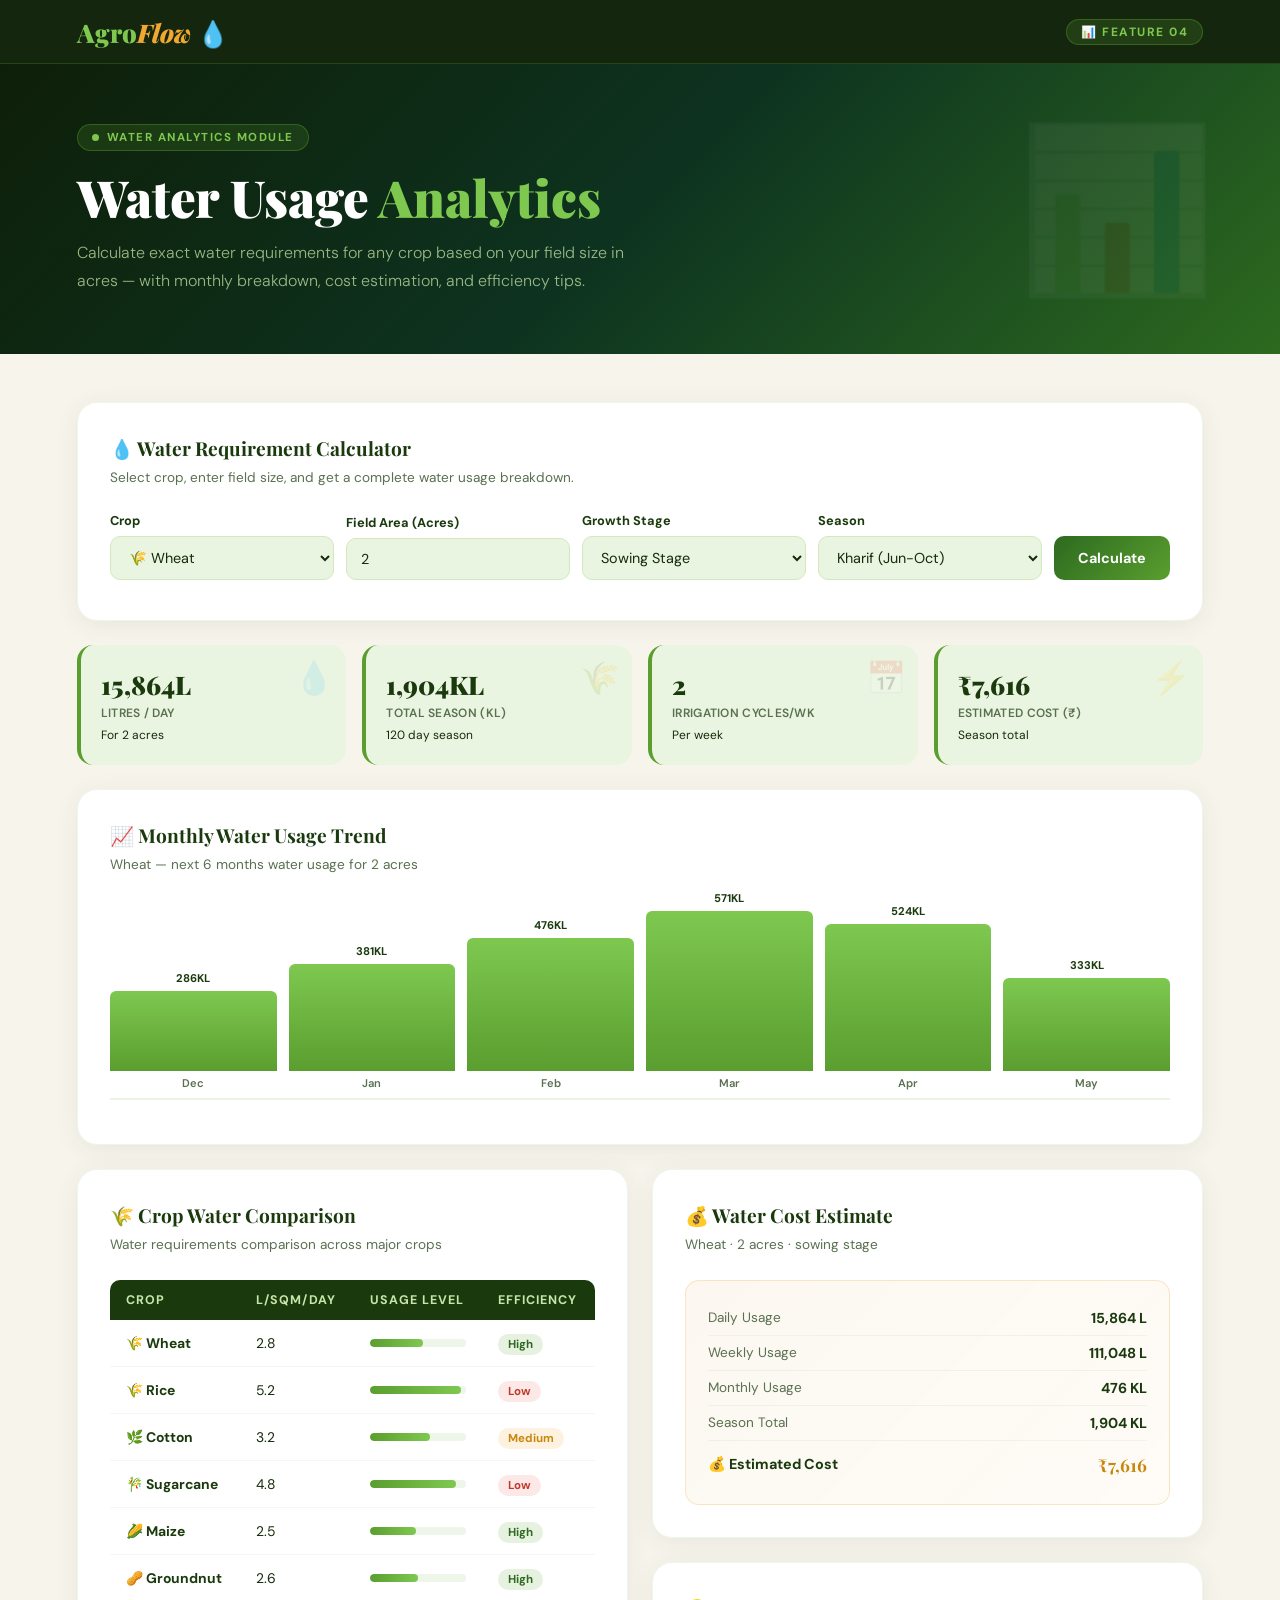
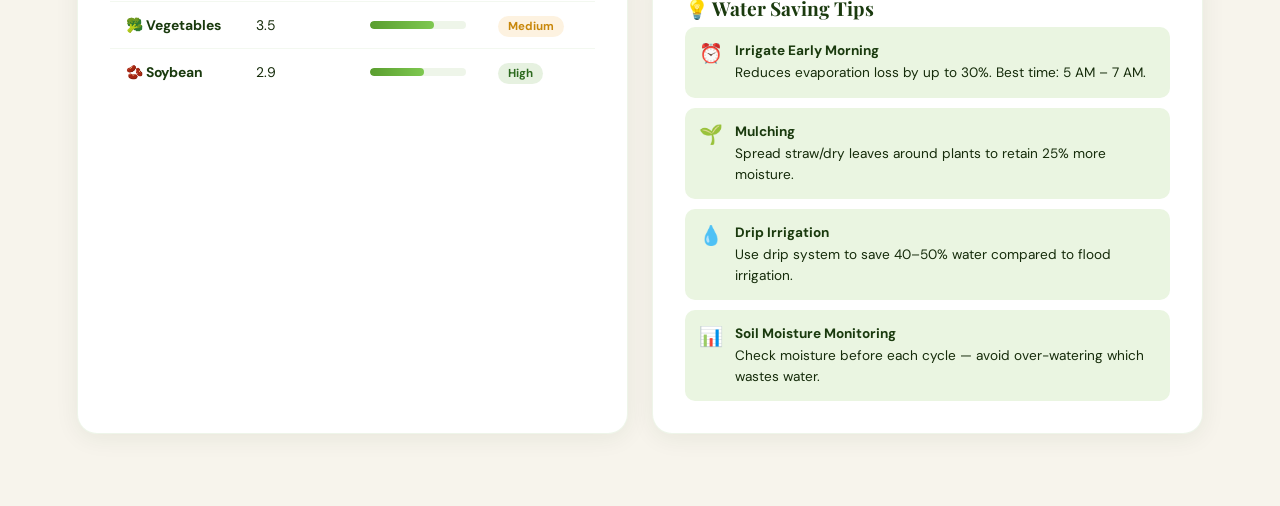
<file: Features/water-analytics.html>
<!DOCTYPE html>
<html lang="en">
<head>
<meta charset="UTF-8">
<meta name="viewport" content="width=device-width, initial-scale=1.0">
<title>AgroFlow — Water Usage Analytics</title>
<link href="https://fonts.googleapis.com/css2?family=Playfair+Display:ital,wght@0,700;0,900;1,700&family=DM+Sans:wght@300;400;500;600;700&display=swap" rel="stylesheet">
<style>
:root{--earth:#1a3a0e;--leaf:#2d6a1f;--sprout:#5a9e2f;--lime:#7ec850;--mist:#c8e6a8;--sky:#eaf5e1;--gold:#c8870a;--amber:#f0a830;--cream:#f7f4ec;--white:#ffffff;--text:#152b0a;--muted:#5a7050;--dark:#0e1f08}
*,*::before,*::after{margin:0;padding:0;box-sizing:border-box}
body{font-family:'DM Sans',sans-serif;background:var(--cream);color:var(--text);overflow-x:hidden}
nav{background:rgba(14,31,8,0.97);padding:0 6%;display:flex;align-items:center;justify-content:space-between;height:64px;border-bottom:1px solid rgba(90,158,47,0.25)}
.nav-logo{font-family:'Playfair Display',serif;font-size:1.6rem;font-weight:900;color:var(--lime);text-decoration:none}
.nav-logo .drop{color:var(--amber);font-style:italic}
.nav-badge{background:rgba(90,158,47,.2);border:1px solid rgba(90,158,47,.4);color:var(--lime);padding:4px 14px;border-radius:100px;font-size:.75rem;font-weight:700;letter-spacing:1.5px;text-transform:uppercase}
.page-hero{background:linear-gradient(135deg,var(--dark) 0%,#0d3320 50%,var(--leaf) 100%);padding:60px 6%;position:relative;overflow:hidden}
.page-hero::before{content:'📊';position:absolute;right:5%;top:50%;transform:translateY(-50%);font-size:10rem;opacity:.06}
.tag{display:inline-flex;align-items:center;gap:8px;background:rgba(90,158,47,.18);border:1px solid rgba(90,158,47,.4);color:var(--lime);padding:5px 14px;border-radius:100px;font-size:.72rem;font-weight:700;letter-spacing:1.5px;text-transform:uppercase;margin-bottom:18px}
.pdot{width:7px;height:7px;border-radius:50%;background:var(--lime);animation:pulse 2s infinite}
@keyframes pulse{0%,100%{box-shadow:0 0 0 0 rgba(126,200,80,.7)}50%{box-shadow:0 0 0 8px rgba(126,200,80,0)}}
.page-hero h1{font-family:'Playfair Display',serif;font-size:clamp(2rem,4vw,3.2rem);font-weight:900;color:#fff;line-height:1.1;margin-bottom:14px}
.page-hero h1 span{color:var(--lime)}
.page-hero p{color:rgba(200,230,168,.75);font-size:1rem;line-height:1.7;max-width:560px;font-weight:300}
.main{padding:48px 6%;max-width:1300px;margin:0 auto}
.card{background:var(--white);border-radius:20px;padding:32px;box-shadow:0 4px 24px rgba(26,58,14,.07);border:1px solid rgba(90,158,47,.1);animation:fadeUp .6s ease both;margin-bottom:24px}
@keyframes fadeUp{from{opacity:0;transform:translateY(20px)}to{opacity:1;transform:none}}
.card-title{font-family:'Playfair Display',serif;font-size:1.2rem;font-weight:700;color:var(--earth);margin-bottom:6px}
.card-sub{color:var(--muted);font-size:.85rem;margin-bottom:24px;line-height:1.6}

/* INPUT ROW */
.input-row{display:grid;grid-template-columns:repeat(4,1fr) auto;gap:12px;align-items:end;margin-bottom:8px}
.ctrl-group label{display:block;font-size:.8rem;font-weight:700;color:var(--earth);margin-bottom:7px}
.ctrl-group select,.ctrl-group input{width:100%;padding:11px 14px;border:1.5px solid #d4e8c0;border-radius:10px;font-family:'DM Sans',sans-serif;font-size:.9rem;color:var(--text);background:var(--sky);outline:none;transition:all .25s}
.ctrl-group select:focus,.ctrl-group input:focus{border-color:var(--sprout);background:#fff;box-shadow:0 0 0 3px rgba(90,158,47,.1)}
.calc-btn{padding:11px 24px;background:linear-gradient(135deg,var(--leaf),var(--sprout));color:#fff;border:none;border-radius:10px;font-family:'DM Sans',sans-serif;font-size:.9rem;font-weight:700;cursor:pointer;white-space:nowrap;transition:all .3s;height:44px}
.calc-btn:hover{background:linear-gradient(135deg,var(--sprout),var(--lime));transform:translateY(-2px);box-shadow:0 6px 18px rgba(90,158,47,.35)}

/* STAT CARDS */
.stat-grid{display:grid;grid-template-columns:repeat(4,1fr);gap:16px;margin-bottom:24px}
.stat-card{background:var(--sky);border-radius:16px;padding:22px 20px;border-left:4px solid var(--sprout);position:relative;overflow:hidden}
.stat-card::before{position:absolute;right:12px;top:12px;font-size:2rem;opacity:.15}
.stat-card.s1::before{content:'💧'}.stat-card.s2::before{content:'🌾'}.stat-card.s3::before{content:'📅'}.stat-card.s4::before{content:'⚡'}
.stat-val{font-family:'Playfair Display',serif;font-size:1.6rem;font-weight:900;color:var(--earth);margin-bottom:4px}
.stat-lbl{font-size:.75rem;color:var(--muted);font-weight:600;letter-spacing:.3px;text-transform:uppercase}
.stat-change{font-size:.75rem;margin-top:6px}
.stat-change.up{color:#e74c3c}.stat-change.down{color:var(--sprout)}

/* BAR CHART */
.bar-chart{display:flex;align-items:flex-end;gap:12px;height:200px;padding-bottom:8px;border-bottom:2px solid rgba(90,158,47,.12);margin-bottom:12px}
.bar-col{display:flex;flex-direction:column;align-items:center;gap:6px;flex:1}
.bar-fill{width:100%;border-radius:6px 6px 0 0;background:linear-gradient(180deg,var(--lime),var(--sprout));transition:height 1.2s cubic-bezier(.22,1,.36,1);min-height:4px;position:relative;cursor:pointer}
.bar-fill:hover{background:linear-gradient(180deg,var(--amber),var(--gold))}
.bar-fill .bar-tip{position:absolute;top:-28px;left:50%;transform:translateX(-50%);background:var(--earth);color:#fff;font-size:.65rem;font-weight:700;padding:2px 6px;border-radius:4px;white-space:nowrap;opacity:0;transition:opacity .2s;pointer-events:none}
.bar-fill:hover .bar-tip{opacity:1}
.bar-lbl{font-size:.7rem;font-weight:600;color:var(--muted);text-align:center;line-height:1.2}
.bar-val{font-size:.7rem;font-weight:700;color:var(--earth)}

/* CROP COMPARISON TABLE */
.crop-table{width:100%;border-collapse:collapse}
.crop-table th{background:var(--earth);color:var(--mist);font-size:.78rem;font-weight:700;letter-spacing:1px;text-transform:uppercase;padding:12px 16px;text-align:left}
.crop-table th:first-child{border-radius:10px 0 0 0}
.crop-table th:last-child{border-radius:0 10px 0 0}
.crop-table td{padding:14px 16px;border-bottom:1px solid rgba(90,158,47,.07);font-size:.87rem;vertical-align:middle}
.crop-table tr:last-child td{border-bottom:none}
.crop-table tr:hover td{background:var(--sky)}
.water-level-bar{display:flex;align-items:center;gap:8px}
.mini-track{flex:1;height:8px;background:rgba(90,158,47,.1);border-radius:4px;overflow:hidden}
.mini-fill{height:100%;border-radius:4px;background:linear-gradient(90deg,var(--sprout),var(--lime));transition:width 1.2s ease}
.efficiency-chip{padding:3px 10px;border-radius:100px;font-size:.72rem;font-weight:700}
.eff-high{background:rgba(90,158,47,.15);color:var(--leaf)}
.eff-med{background:rgba(240,168,48,.15);color:var(--gold)}
.eff-low{background:rgba(231,76,60,.12);color:#c0392b}
.crop-emoji-lbl{display:flex;align-items:center;gap:8px;font-weight:700;color:var(--earth)}

/* TWO-COL LAYOUT */
.two-col{display:grid;grid-template-columns:1fr 1fr;gap:24px}

/* WATER SAVING TIPS */
.tips-list{display:flex;flex-direction:column;gap:10px}
.tip-item{display:flex;align-items:flex-start;gap:12px;background:var(--sky);border-radius:10px;padding:14px}
.tip-icon{font-size:1.2rem;flex-shrink:0}
.tip-text{font-size:.85rem;color:var(--text);line-height:1.5}
.tip-text strong{color:var(--earth);display:block;margin-bottom:2px}

/* COST CALC */
.cost-box{background:linear-gradient(135deg,rgba(200,135,10,.06),rgba(240,168,48,.04));border:1.5px solid rgba(240,168,48,.25);border-radius:14px;padding:20px 22px}
.cost-row{display:flex;justify-content:space-between;align-items:center;padding:8px 0;border-bottom:1px solid rgba(90,158,47,.08)}
.cost-row:last-child{border-bottom:none;margin-top:4px}
.cost-label{font-size:.85rem;color:var(--muted)}
.cost-val{font-size:.9rem;font-weight:700;color:var(--earth)}
.cost-total .cost-label{font-weight:700;color:var(--earth);font-size:.9rem}
.cost-total .cost-val{color:var(--gold);font-size:1.1rem;font-family:'Playfair Display',serif}

@media(max-width:1000px){.stat-grid{grid-template-columns:repeat(2,1fr)}.input-row{grid-template-columns:1fr 1fr}.two-col{grid-template-columns:1fr}.bar-chart{gap:6px}}
@media(max-width:600px){.stat-grid{grid-template-columns:1fr}}
</style>
</head>
<body>
<nav>
  <a class="nav-logo" href="#">Agro<span class="drop">Flow</span> 💧</a>
  <span class="nav-badge">📊 Feature 04</span>
</nav>

<div class="page-hero">
  <div class="tag"><div class="pdot"></div>Water Analytics Module</div>
  <h1>Water Usage <span>Analytics</span></h1>
  <p>Calculate exact water requirements for any crop based on your field size in acres — with monthly breakdown, cost estimation, and efficiency tips.</p>
</div>

<div class="main">

  <!-- CALCULATOR -->
  <div class="card" style="animation-delay:.1s">
    <div class="card-title">💧 Water Requirement Calculator</div>
    <div class="card-sub">Select crop, enter field size, and get a complete water usage breakdown.</div>
    <div class="input-row">
      <div class="ctrl-group">
        <label>Crop</label>
        <select id="cropSel">
          <option value="wheat">🌾 Wheat</option>
          <option value="rice">🌾 Rice / Paddy</option>
          <option value="cotton">🌿 Cotton</option>
          <option value="sugarcane">🎋 Sugarcane</option>
          <option value="maize">🌽 Maize</option>
          <option value="groundnut">🥜 Groundnut</option>
          <option value="vegetables">🥦 Vegetables</option>
          <option value="soybean">🫘 Soybean</option>
        </select>
      </div>
      <div class="ctrl-group">
        <label>Field Area (Acres)</label>
        <input type="number" id="acreInput" placeholder="e.g. 2.5" min="0.5" step="0.5" value="2">
      </div>
      <div class="ctrl-group">
        <label>Growth Stage</label>
        <select id="stageSel">
          <option value="sowing">Sowing Stage</option>
          <option value="vegetative">Vegetative Stage</option>
          <option value="flowering">Flowering Stage</option>
          <option value="maturity">Maturity Stage</option>
        </select>
      </div>
      <div class="ctrl-group">
        <label>Season</label>
        <select id="seasonSel">
          <option value="kharif">Kharif (Jun-Oct)</option>
          <option value="rabi">Rabi (Nov-Apr)</option>
          <option value="zaid">Zaid (Mar-Jun)</option>
        </select>
      </div>
      <button class="calc-btn" onclick="calculate()">Calculate</button>
    </div>
  </div>

  <!-- STAT CARDS -->
  <div class="stat-grid" id="statGrid">
    <div class="stat-card s1"><div class="stat-val" id="s1">—</div><div class="stat-lbl">Litres / Day</div><div class="stat-change" id="s1c">—</div></div>
    <div class="stat-card s2"><div class="stat-val" id="s2">—</div><div class="stat-lbl">Total Season (KL)</div><div class="stat-change" id="s2c">—</div></div>
    <div class="stat-card s3"><div class="stat-val" id="s3">—</div><div class="stat-lbl">Irrigation Cycles/Wk</div><div class="stat-change" id="s3c">—</div></div>
    <div class="stat-card s4"><div class="stat-val" id="s4">—</div><div class="stat-lbl">Estimated Cost (₹)</div><div class="stat-change" id="s4c">—</div></div>
  </div>

  <!-- BAR CHART -->
  <div class="card" style="animation-delay:.2s">
    <div class="card-title">📈 Monthly Water Usage Trend</div>
    <div class="card-sub" id="chartSub">Calculate to see monthly usage chart</div>
    <div class="bar-chart" id="barChart">
      <div style="display:flex;align-items:center;justify-content:center;width:100%;color:var(--muted);font-style:italic;font-size:.9rem">Click Calculate to generate chart</div>
    </div>
    <div style="display:flex;justify-content:space-around;flex-wrap:wrap;gap:4px" id="barLabels"></div>
  </div>

  <!-- TABLE + COST -->
  <div class="two-col">
    <div class="card" style="animation-delay:.3s">
      <div class="card-title">🌾 Crop Water Comparison</div>
      <div class="card-sub">Water requirements comparison across major crops</div>
      <div style="overflow-x:auto">
        <table class="crop-table">
          <thead><tr><th>Crop</th><th>L/sqm/day</th><th>Usage Level</th><th>Efficiency</th></tr></thead>
          <tbody>
            <tr><td><span class="crop-emoji-lbl">🌾 Wheat</span></td><td>2.8</td><td><div class="water-level-bar"><div class="mini-track"><div class="mini-fill" style="width:55%"></div></div></div></td><td><span class="efficiency-chip eff-high">High</span></td></tr>
            <tr><td><span class="crop-emoji-lbl">🌾 Rice</span></td><td>5.2</td><td><div class="water-level-bar"><div class="mini-track"><div class="mini-fill" style="width:95%"></div></div></div></td><td><span class="efficiency-chip eff-low">Low</span></td></tr>
            <tr><td><span class="crop-emoji-lbl">🌿 Cotton</span></td><td>3.2</td><td><div class="water-level-bar"><div class="mini-track"><div class="mini-fill" style="width:62%"></div></div></div></td><td><span class="efficiency-chip eff-med">Medium</span></td></tr>
            <tr><td><span class="crop-emoji-lbl">🎋 Sugarcane</span></td><td>4.8</td><td><div class="water-level-bar"><div class="mini-track"><div class="mini-fill" style="width:90%"></div></div></div></td><td><span class="efficiency-chip eff-low">Low</span></td></tr>
            <tr><td><span class="crop-emoji-lbl">🌽 Maize</span></td><td>2.5</td><td><div class="water-level-bar"><div class="mini-track"><div class="mini-fill" style="width:48%"></div></div></div></td><td><span class="efficiency-chip eff-high">High</span></td></tr>
            <tr><td><span class="crop-emoji-lbl">🥜 Groundnut</span></td><td>2.6</td><td><div class="water-level-bar"><div class="mini-track"><div class="mini-fill" style="width:50%"></div></div></div></td><td><span class="efficiency-chip eff-high">High</span></td></tr>
            <tr><td><span class="crop-emoji-lbl">🥦 Vegetables</span></td><td>3.5</td><td><div class="water-level-bar"><div class="mini-track"><div class="mini-fill" style="width:67%"></div></div></div></td><td><span class="efficiency-chip eff-med">Medium</span></td></tr>
            <tr><td><span class="crop-emoji-lbl">🫘 Soybean</span></td><td>2.9</td><td><div class="water-level-bar"><div class="mini-track"><div class="mini-fill" style="width:56%"></div></div></div></td><td><span class="efficiency-chip eff-high">High</span></td></tr>
          </tbody>
        </table>
      </div>
    </div>

    <div>
      <!-- COST BOX -->
      <div class="card" style="animation-delay:.4s">
        <div class="card-title">💰 Water Cost Estimate</div>
        <div class="card-sub" id="costSub">Per-season water cost breakdown</div>
        <div class="cost-box" id="costBox">
          <div class="cost-row"><span class="cost-label">Daily Usage</span><span class="cost-val" id="c1">—</span></div>
          <div class="cost-row"><span class="cost-label">Weekly Usage</span><span class="cost-val" id="c2">—</span></div>
          <div class="cost-row"><span class="cost-label">Monthly Usage</span><span class="cost-val" id="c3">—</span></div>
          <div class="cost-row"><span class="cost-label">Season Total</span><span class="cost-val" id="c4">—</span></div>
          <div class="cost-row cost-total"><span class="cost-label">💰 Estimated Cost</span><span class="cost-val" id="c5">—</span></div>
        </div>
      </div>

      <!-- TIPS -->
      <div class="card" style="animation-delay:.5s">
        <div class="card-title">💡 Water Saving Tips</div>
        <div class="tips-list">
          <div class="tip-item"><div class="tip-icon">⏰</div><div class="tip-text"><strong>Irrigate Early Morning</strong>Reduces evaporation loss by up to 30%. Best time: 5 AM – 7 AM.</div></div>
          <div class="tip-item"><div class="tip-icon">🌱</div><div class="tip-text"><strong>Mulching</strong>Spread straw/dry leaves around plants to retain 25% more moisture.</div></div>
          <div class="tip-item"><div class="tip-icon">💧</div><div class="tip-text"><strong>Drip Irrigation</strong>Use drip system to save 40–50% water compared to flood irrigation.</div></div>
          <div class="tip-item"><div class="tip-icon">📊</div><div class="tip-text"><strong>Soil Moisture Monitoring</strong>Check moisture before each cycle — avoid over-watering which wastes water.</div></div>
        </div>
      </div>
    </div>
  </div>
</div>

<script>
const cropData = {
  wheat:      {lpm:2.8, season:120, cycles:2, name:'Wheat'},
  rice:       {lpm:5.2, season:140, cycles:6, name:'Rice'},
  cotton:     {lpm:3.2, season:160, cycles:3, name:'Cotton'},
  sugarcane:  {lpm:4.8, season:300, cycles:5, name:'Sugarcane'},
  maize:      {lpm:2.5, season:90,  cycles:2, name:'Maize'},
  groundnut:  {lpm:2.6, season:110, cycles:2, name:'Groundnut'},
  vegetables: {lpm:3.5, season:60,  cycles:4, name:'Vegetables'},
  soybean:    {lpm:2.9, season:100, cycles:2, name:'Soybean'},
};
const stageMult = {sowing:0.7, vegetative:1.0, flowering:1.25, maturity:0.6};
const months3 = ['Jan','Feb','Mar','Apr','May','Jun','Jul','Aug','Sep','Oct','Nov','Dec'];

function calculate(){
  const crop = document.getElementById('cropSel').value;
  const acres = parseFloat(document.getElementById('acreInput').value);
  const stage = document.getElementById('stageSel').value;
  if(!acres||acres<=0){alert('Enter valid field area');return;}

  const d = cropData[crop];
  const sqm = acres * 4047;
  const mult = stageMult[stage];
  const litresPerDay = Math.round(d.lpm * sqm * mult);
  const totalKL = Math.round(litresPerDay * d.season / 1000);
  const cycles = d.cycles;
  const costPerKL = 4; // ₹4 per KL (approx)
  const totalCost = Math.round(totalKL * costPerKL);

  // Stats
  document.getElementById('s1').textContent = litresPerDay.toLocaleString()+'L';
  document.getElementById('s1c').innerHTML = `<span>For ${acres} acres</span>`;
  document.getElementById('s2').textContent = totalKL.toLocaleString()+'KL';
  document.getElementById('s2c').innerHTML = `<span>${d.season} day season</span>`;
  document.getElementById('s3').textContent = cycles;
  document.getElementById('s3c').innerHTML = `<span>Per week</span>`;
  document.getElementById('s4').textContent = '₹'+totalCost.toLocaleString();
  document.getElementById('s4c').innerHTML = `<span>Season total</span>`;

  // Cost box
  document.getElementById('c1').textContent = litresPerDay.toLocaleString()+' L';
  document.getElementById('c2').textContent = (litresPerDay*7).toLocaleString()+' L';
  document.getElementById('c3').textContent = Math.round(litresPerDay*30/1000).toLocaleString()+' KL';
  document.getElementById('c4').textContent = totalKL.toLocaleString()+' KL';
  document.getElementById('c5').textContent = '₹'+totalCost.toLocaleString();
  document.getElementById('costSub').textContent = `${d.name} · ${acres} acres · ${stage} stage`;

  // Bar chart - monthly breakdown
  const now = new Date();
  const chartData = [];
  for(let i=0;i<6;i++){
    const m = (now.getMonth() + i) % 12;
    // Vary usage by growth stage curve
    const curve = [0.6,0.8,1.0,1.2,1.1,0.7];
    chartData.push({month:months3[m], kl:Math.round(litresPerDay*30*curve[i]/1000)});
  }
  const maxKL = Math.max(...chartData.map(d=>d.kl));
  const chart = document.getElementById('barChart');
  chart.innerHTML = chartData.map(d=>`
    <div class="bar-col">
      <div class="bar-val">${d.kl}KL</div>
      <div class="bar-fill" style="height:0%" data-h="${Math.round((d.kl/maxKL)*160)}px">
        <div class="bar-tip">${d.kl} KL / month</div>
      </div>
      <div class="bar-lbl">${d.month}</div>
    </div>`).join('');
  setTimeout(()=>chart.querySelectorAll('.bar-fill').forEach(el=>{el.style.height=el.dataset.h}),100);
  document.getElementById('chartSub').textContent = `${d.name} — next 6 months water usage for ${acres} acres`;
}

// Auto-calculate on load
calculate();
</script>
</body>
</html>
</file>
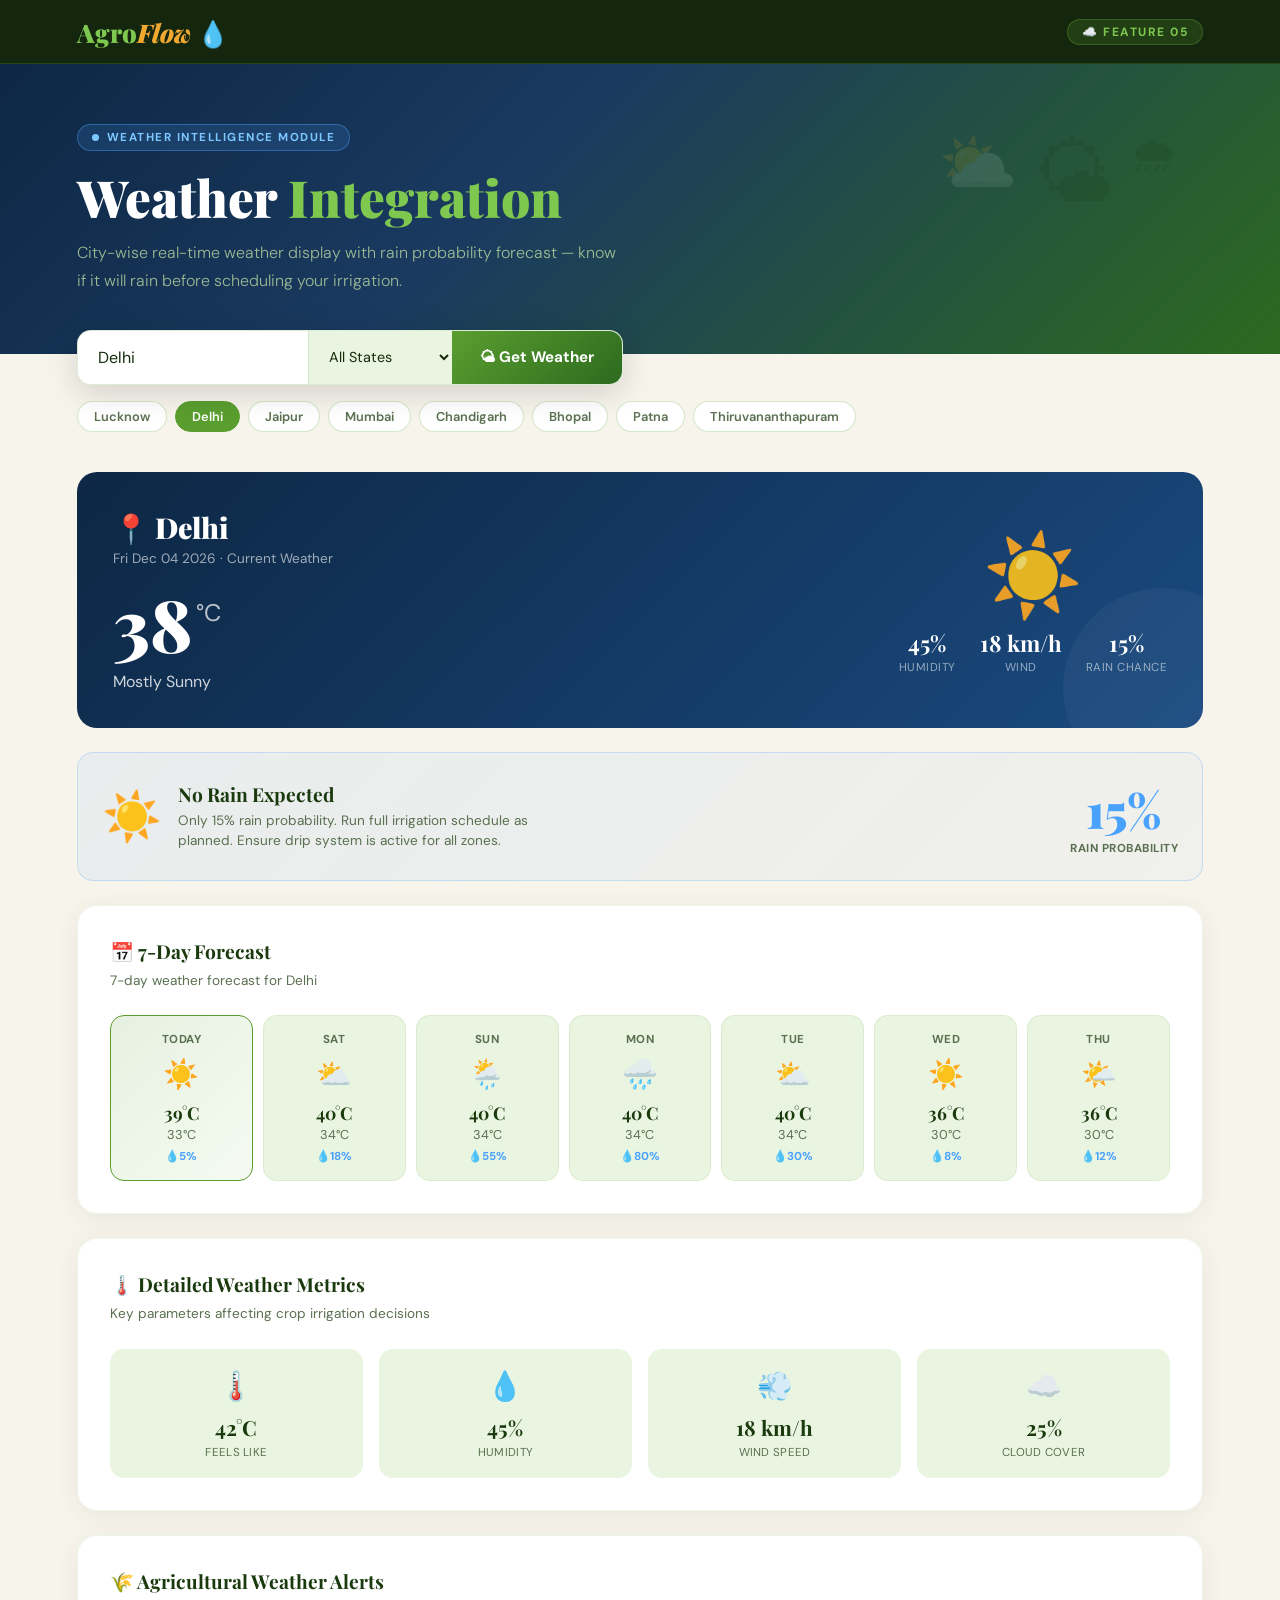
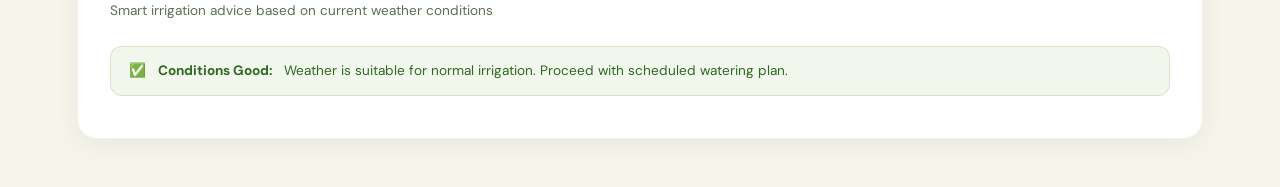
<file: Features/weather-integration.html>
<!DOCTYPE html>
<html lang="en">
<head>
<meta charset="UTF-8">
<meta name="viewport" content="width=device-width, initial-scale=1.0">
<title>AgroFlow — Weather Integration</title>
<link href="https://fonts.googleapis.com/css2?family=Playfair+Display:ital,wght@0,700;0,900;1,700&family=DM+Sans:wght@300;400;500;600;700&display=swap" rel="stylesheet">
<style>
:root{--earth:#1a3a0e;--leaf:#2d6a1f;--sprout:#5a9e2f;--lime:#7ec850;--mist:#c8e6a8;--sky:#eaf5e1;--gold:#c8870a;--amber:#f0a830;--cream:#f7f4ec;--white:#ffffff;--text:#152b0a;--muted:#5a7050;--dark:#0e1f08;--blue:#1a6bb5;--sky-blue:#e8f4fd}
*,*::before,*::after{margin:0;padding:0;box-sizing:border-box}
body{font-family:'DM Sans',sans-serif;background:var(--cream);color:var(--text);overflow-x:hidden}
nav{background:rgba(14,31,8,0.97);padding:0 6%;display:flex;align-items:center;justify-content:space-between;height:64px;border-bottom:1px solid rgba(90,158,47,0.25)}
.nav-logo{font-family:'Playfair Display',serif;font-size:1.6rem;font-weight:900;color:var(--lime);text-decoration:none}
.nav-logo .drop{color:var(--amber);font-style:italic}
.nav-badge{background:rgba(90,158,47,.2);border:1px solid rgba(90,158,47,.4);color:var(--lime);padding:4px 14px;border-radius:100px;font-size:.75rem;font-weight:700;letter-spacing:1.5px;text-transform:uppercase}

/* ANIMATED WEATHER HERO */
.page-hero{background:linear-gradient(135deg,#0d2744 0%,#1a3a60 40%,#2d6a1f 100%);padding:60px 6%;position:relative;overflow:hidden;min-height:220px}
.floating-clouds{position:absolute;top:20%;right:8%;display:flex;gap:16px;opacity:.12}
.cloud{font-size:4rem;animation:float 4s ease-in-out infinite alternate}
.cloud:nth-child(2){animation-delay:1s;font-size:5rem}
.cloud:nth-child(3){animation-delay:2s;font-size:3rem}
@keyframes float{from{transform:translateY(0)}to{transform:translateY(-12px)}}
.tag{display:inline-flex;align-items:center;gap:8px;background:rgba(78,162,255,.15);border:1px solid rgba(78,162,255,.4);color:#7ec8ff;padding:5px 14px;border-radius:100px;font-size:.72rem;font-weight:700;letter-spacing:1.5px;text-transform:uppercase;margin-bottom:18px}
.pdot{width:7px;height:7px;border-radius:50%;background:#7ec8ff;animation:pulse 2s infinite}
@keyframes pulse{0%,100%{box-shadow:0 0 0 0 rgba(126,200,255,.7)}50%{box-shadow:0 0 0 8px rgba(126,200,255,0)}}
.page-hero h1{font-family:'Playfair Display',serif;font-size:clamp(2rem,4vw,3.2rem);font-weight:900;color:#fff;line-height:1.1;margin-bottom:14px}
.page-hero h1 span{color:var(--lime)}
.page-hero p{color:rgba(200,230,168,.75);font-size:1rem;line-height:1.7;max-width:540px;font-weight:300}

/* SEARCH BAR */
.search-wrap{padding:0 6%;margin-top:-24px;position:relative;z-index:10;max-width:700px}
.city-search{display:flex;gap:0;background:var(--white);border-radius:14px;overflow:hidden;box-shadow:0 8px 32px rgba(0,0,0,.15);border:1.5px solid rgba(90,158,47,.2)}
.city-search input{flex:1;padding:16px 20px;border:none;font-family:'DM Sans',sans-serif;font-size:1rem;color:var(--text);outline:none}
.city-search select{border:none;border-left:1.5px solid rgba(90,158,47,.15);background:var(--sky);font-family:'DM Sans',sans-serif;font-size:.9rem;color:var(--text);padding:0 16px;outline:none;min-width:130px}
.city-search button{padding:16px 28px;background:linear-gradient(135deg,var(--sprout),var(--leaf));color:#fff;border:none;font-family:'DM Sans',sans-serif;font-size:.95rem;font-weight:700;cursor:pointer;transition:all .25s}
.city-search button:hover{background:linear-gradient(135deg,var(--lime),var(--sprout))}

/* QUICK CITY PILLS */
.city-pills{display:flex;gap:8px;padding:16px 6%;flex-wrap:wrap}
.city-pill{padding:6px 16px;border-radius:100px;font-size:.8rem;font-weight:600;border:1.5px solid rgba(90,158,47,.25);color:var(--muted);cursor:pointer;background:var(--white);transition:all .25s}
.city-pill:hover{border-color:var(--sprout);color:var(--sprout);background:var(--sky)}
.city-pill.active{background:var(--sprout);color:#fff;border-color:var(--sprout)}

.main{padding:24px 6%;max-width:1300px;margin:0 auto}
.card{background:var(--white);border-radius:20px;padding:32px;box-shadow:0 4px 24px rgba(26,58,14,.07);border:1px solid rgba(90,158,47,.1);animation:fadeUp .6s ease both;margin-bottom:24px}
@keyframes fadeUp{from{opacity:0;transform:translateY(20px)}to{opacity:1;transform:none}}
.card-title{font-family:'Playfair Display',serif;font-size:1.2rem;font-weight:700;color:var(--earth);margin-bottom:6px}
.card-sub{color:var(--muted);font-size:.85rem;margin-bottom:24px;line-height:1.6}

/* CURRENT WEATHER CARD */
.weather-now{background:linear-gradient(135deg,#0d2744,#1a4a80);border-radius:20px;padding:36px;color:#fff;margin-bottom:24px;position:relative;overflow:hidden;display:flex;justify-content:space-between;align-items:center;flex-wrap:wrap;gap:24px}
.weather-now::before{content:'';position:absolute;right:-60px;bottom:-60px;width:200px;height:200px;border-radius:50%;background:rgba(255,255,255,.04)}
.weather-city{font-family:'Playfair Display',serif;font-size:1.8rem;font-weight:900;margin-bottom:4px}
.weather-date{font-size:.85rem;color:rgba(255,255,255,.6);margin-bottom:20px}
.weather-temp{font-family:'Playfair Display',serif;font-size:4.5rem;font-weight:900;line-height:1;color:#fff}
.weather-unit{font-size:1.5rem;vertical-align:top;margin-top:10px;display:inline-block;opacity:.7}
.weather-cond{font-size:1rem;color:rgba(255,255,255,.8);margin-top:8px}
.weather-emoji{font-size:5rem;opacity:.9}
.weather-stats{display:flex;gap:24px;flex-wrap:wrap}
.ws-item{text-align:center}
.ws-val{font-family:'Playfair Display',serif;font-size:1.4rem;font-weight:700;color:#fff}
.ws-lbl{font-size:.72rem;color:rgba(255,255,255,.55);letter-spacing:.5px;text-transform:uppercase;margin-top:2px}

/* FORECAST ROW */
.forecast-strip{display:grid;grid-template-columns:repeat(7,1fr);gap:10px;margin-top:4px}
.fc-day{background:var(--sky);border-radius:14px;padding:16px 10px;text-align:center;border:1.5px solid rgba(90,158,47,.1);transition:all .25s;cursor:default}
.fc-day:hover{border-color:var(--sprout);transform:translateY(-4px);box-shadow:0 8px 20px rgba(90,158,47,.12)}
.fc-day.today{background:linear-gradient(135deg,rgba(90,158,47,.15),rgba(126,200,80,.08));border-color:var(--sprout)}
.fc-name{font-size:.72rem;font-weight:700;color:var(--muted);text-transform:uppercase;letter-spacing:.5px;margin-bottom:8px}
.fc-icon{font-size:1.8rem;margin-bottom:8px;display:block}
.fc-temp-max{font-family:'Playfair Display',serif;font-size:1.1rem;font-weight:700;color:var(--earth)}
.fc-temp-min{font-size:.8rem;color:var(--muted);margin-top:2px}
.fc-rain-pct{font-size:.72rem;font-weight:700;color:#4aa2ff;margin-top:6px}

/* RAIN PREDICTION TOGGLE */
.rain-predict{background:linear-gradient(135deg,rgba(78,162,255,.08),rgba(78,162,255,.04));border:1.5px solid rgba(78,162,255,.25);border-radius:16px;padding:24px;display:flex;justify-content:space-between;align-items:center;flex-wrap:wrap;gap:16px;margin-bottom:24px}
.rain-main{display:flex;align-items:center;gap:16px}
.rain-big-icon{font-size:3rem}
.rain-info h3{font-family:'Playfair Display',serif;font-size:1.2rem;color:var(--earth);margin-bottom:4px}
.rain-info p{font-size:.85rem;color:var(--muted);line-height:1.5;max-width:400px}
.rain-chance-big{font-family:'Playfair Display',serif;font-size:3rem;font-weight:900;color:#4aa2ff}
.rain-chance-lbl{font-size:.72rem;font-weight:700;color:var(--muted);text-transform:uppercase;letter-spacing:.5px}

/* WEATHER DETAIL GRID */
.detail-grid{display:grid;grid-template-columns:repeat(4,1fr);gap:16px}
.detail-card{background:var(--sky);border-radius:14px;padding:18px;text-align:center}
.detail-icon{font-size:1.8rem;margin-bottom:8px}
.detail-val{font-family:'Playfair Display',serif;font-size:1.3rem;font-weight:700;color:var(--earth)}
.detail-lbl{font-size:.72rem;color:var(--muted);margin-top:4px;letter-spacing:.3px;text-transform:uppercase}

/* AGRI ALERT */
.agri-alert{border-radius:12px;padding:14px 18px;margin-bottom:10px;display:flex;gap:12px;align-items:flex-start;font-size:.85rem;line-height:1.5}
.agri-alert.info{background:rgba(90,158,47,.08);border:1px solid rgba(90,158,47,.2);color:var(--leaf)}
.agri-alert.warn{background:rgba(240,168,48,.08);border:1px solid rgba(240,168,48,.25);color:var(--gold)}
.agri-alert.danger{background:rgba(231,76,60,.08);border:1px solid rgba(231,76,60,.2);color:#c0392b}

@media(max-width:1000px){.detail-grid{grid-template-columns:repeat(2,1fr)}.forecast-strip{grid-template-columns:repeat(4,1fr)}}
@media(max-width:600px){.forecast-strip{grid-template-columns:repeat(3,1fr)}.weather-stats{gap:16px}}
</style>
</head>
<body>
<nav>
  <a class="nav-logo" href="#">Agro<span class="drop">Flow</span> 💧</a>
  <span class="nav-badge">☁️ Feature 05</span>
</nav>

<div class="page-hero">
  <div class="floating-clouds"><span class="cloud">⛅</span><span class="cloud">🌤</span><span class="cloud">🌧</span></div>
  <div class="tag"><div class="pdot"></div>Weather Intelligence Module</div>
  <h1>Weather <span>Integration</span></h1>
  <p>City-wise real-time weather display with rain probability forecast — know if it will rain before scheduling your irrigation.</p>
</div>

<div class="search-wrap">
  <div class="city-search">
    <input type="text" id="cityInput" placeholder="Search city... e.g. Lucknow, Jaipur, Pune" onkeydown="if(event.key==='Enter')fetchWeather()">
    <select id="stateSel">
      <option value="">All States</option>
      <option>Uttar Pradesh</option><option>Punjab</option><option>Haryana</option>
      <option>Rajasthan</option><option>Maharashtra</option><option>Kerala</option>
      <option>MP</option><option>Bihar</option><option>Gujarat</option>
    </select>
    <button onclick="fetchWeather()">🌤 Get Weather</button>
  </div>
</div>

<div class="city-pills">
  <span class="city-pill" onclick="loadCity('Lucknow')">Lucknow</span>
  <span class="city-pill" onclick="loadCity('Delhi')">Delhi</span>
  <span class="city-pill" onclick="loadCity('Jaipur')">Jaipur</span>
  <span class="city-pill" onclick="loadCity('Mumbai')">Mumbai</span>
  <span class="city-pill" onclick="loadCity('Chandigarh')">Chandigarh</span>
  <span class="city-pill" onclick="loadCity('Bhopal')">Bhopal</span>
  <span class="city-pill" onclick="loadCity('Patna')">Patna</span>
  <span class="city-pill" onclick="loadCity('Thiruvananthapuram')">Thiruvananthapuram</span>
</div>

<div class="main">

  <!-- CURRENT WEATHER -->
  <div class="weather-now" id="weatherNow">
    <div>
      <div class="weather-city" id="wCity">Select a City</div>
      <div class="weather-date" id="wDate">Click on any city above or search</div>
      <div style="display:flex;align-items:flex-start;gap:4px;margin-bottom:12px">
        <div class="weather-temp" id="wTemp">--</div>
        <div class="weather-unit">°C</div>
      </div>
      <div class="weather-cond" id="wCond">--</div>
    </div>
    <div style="text-align:center">
      <div class="weather-emoji" id="wEmoji">🌤</div>
      <div class="weather-stats">
        <div class="ws-item"><div class="ws-val" id="wHumidity">--%</div><div class="ws-lbl">Humidity</div></div>
        <div class="ws-item"><div class="ws-val" id="wWind">-- km/h</div><div class="ws-lbl">Wind</div></div>
        <div class="ws-item"><div class="ws-val" id="wRain">--%</div><div class="ws-lbl">Rain Chance</div></div>
      </div>
    </div>
  </div>

  <!-- RAIN PREDICTION -->
  <div class="rain-predict" id="rainPredict" style="display:none">
    <div class="rain-main">
      <div class="rain-big-icon" id="rIcon">🌧️</div>
      <div class="rain-info">
        <h3 id="rTitle">Rain Prediction</h3>
        <p id="rDesc">Rain prediction will appear here</p>
      </div>
    </div>
    <div style="text-align:center">
      <div class="rain-chance-big" id="rPct">--%</div>
      <div class="rain-chance-lbl">Rain Probability</div>
    </div>
  </div>

  <!-- 7-DAY FORECAST -->
  <div class="card" style="animation-delay:.1s">
    <div class="card-title">📅 7-Day Forecast</div>
    <div class="card-sub" id="forecastSub">Select a city to view 7-day weather forecast</div>
    <div class="forecast-strip" id="forecastStrip">
      <div style="grid-column:1/-1;text-align:center;color:var(--muted);font-style:italic;padding:24px">Search or click a city to load forecast</div>
    </div>
  </div>

  <!-- WEATHER DETAILS -->
  <div class="card" style="animation-delay:.2s">
    <div class="card-title">🌡️ Detailed Weather Metrics</div>
    <div class="card-sub">Key parameters affecting crop irrigation decisions</div>
    <div class="detail-grid" id="detailGrid">
      <div class="detail-card"><div class="detail-icon">🌡️</div><div class="detail-val" id="d1">--°C</div><div class="detail-lbl">Feels Like</div></div>
      <div class="detail-card"><div class="detail-icon">💧</div><div class="detail-val" id="d2">--%</div><div class="detail-lbl">Humidity</div></div>
      <div class="detail-card"><div class="detail-icon">💨</div><div class="detail-val" id="d3">-- km/h</div><div class="detail-lbl">Wind Speed</div></div>
      <div class="detail-card"><div class="detail-icon">☁️</div><div class="detail-val" id="d4">--%</div><div class="detail-lbl">Cloud Cover</div></div>
    </div>
  </div>

  <!-- AGRI ALERTS -->
  <div class="card" style="animation-delay:.3s">
    <div class="card-title">🌾 Agricultural Weather Alerts</div>
    <div class="card-sub">Smart irrigation advice based on current weather conditions</div>
    <div id="alertsBox">
      <div class="agri-alert info">ℹ️ Select a city to get weather-based irrigation recommendations for your crops.</div>
    </div>
  </div>

</div>

<script>
const days = ['Sun','Mon','Tue','Wed','Thu','Fri','Sat'];
const cityDB = {
  'Lucknow':    {temp:34,feels:37,humidity:65,wind:14,cloud:40,rain:35,cond:'Partly Cloudy',emoji:'⛅'},
  'Delhi':      {temp:38,feels:42,humidity:45,wind:18,cloud:25,rain:15,cond:'Mostly Sunny',emoji:'☀️'},
  'Jaipur':     {temp:40,feels:44,humidity:30,wind:20,cloud:15,rain:8,cond:'Hot & Dry',emoji:'☀️'},
  'Mumbai':     {temp:30,feels:34,humidity:82,wind:22,cloud:75,rain:72,cond:'Mostly Cloudy',emoji:'🌧️'},
  'Chandigarh': {temp:32,feels:35,humidity:58,wind:12,cloud:30,rain:22,cond:'Partly Cloudy',emoji:'⛅'},
  'Bhopal':     {temp:33,feels:36,humidity:60,wind:15,cloud:50,rain:42,cond:'Overcast',emoji:'🌤️'},
  'Patna':      {temp:35,feels:39,humidity:70,wind:10,cloud:55,rain:48,cond:'Humid & Warm',emoji:'🌦️'},
  'Thiruvananthapuram':{temp:29,feels:33,humidity:88,wind:16,cloud:85,rain:80,cond:'Heavy Rain Likely',emoji:'🌧️'},
};

function loadCity(city){
  document.querySelectorAll('.city-pill').forEach(p=>p.classList.remove('active'));
  document.querySelectorAll('.city-pill').forEach(p=>{if(p.textContent.trim()===city)p.classList.add('active')});
  document.getElementById('cityInput').value = city;
  displayWeather(city);
}

function fetchWeather(){
  const city = document.getElementById('cityInput').value.trim();
  if(!city){alert('Please enter a city name');return;}
  const matched = Object.keys(cityDB).find(c=>c.toLowerCase()===city.toLowerCase());
  if(matched) displayWeather(matched);
  else {
    // Generate mock data for unknown city
    const mock = {temp:32+Math.floor(Math.random()*8),feels:35+Math.floor(Math.random()*8),
      humidity:50+Math.floor(Math.random()*30),wind:10+Math.floor(Math.random()*15),
      cloud:20+Math.floor(Math.random()*60),rain:10+Math.floor(Math.random()*60),
      cond:'Partly Cloudy',emoji:'⛅'};
    cityDB[city] = mock;
    displayWeather(city);
  }
}

function displayWeather(city){
  const d = cityDB[city];
  const now = new Date();

  // Current weather
  document.getElementById('wCity').textContent = '📍 '+city;
  document.getElementById('wDate').textContent = now.toDateString()+' · Current Weather';
  document.getElementById('wTemp').textContent = d.temp;
  document.getElementById('wCond').textContent = d.cond;
  document.getElementById('wEmoji').textContent = d.emoji;
  document.getElementById('wHumidity').textContent = d.humidity+'%';
  document.getElementById('wWind').textContent = d.wind+' km/h';
  document.getElementById('wRain').textContent = d.rain+'%';

  // Details
  document.getElementById('d1').textContent = d.feels+'°C';
  document.getElementById('d2').textContent = d.humidity+'%';
  document.getElementById('d3').textContent = d.wind+' km/h';
  document.getElementById('d4').textContent = d.cloud+'%';

  // Rain prediction
  document.getElementById('rainPredict').style.display = 'flex';
  document.getElementById('rPct').textContent = d.rain+'%';
  if(d.rain>=65){
    document.getElementById('rIcon').textContent='🌧️';
    document.getElementById('rTitle').textContent='Rain Highly Likely Today';
    document.getElementById('rDesc').textContent=`${d.rain}% chance of rainfall in ${city}. Suspend irrigation schedules. Crop watering is covered naturally — save pump costs today.`;
  } else if(d.rain>=35){
    document.getElementById('rIcon').textContent='🌦️';
    document.getElementById('rTitle').textContent='Possible Rainfall Today';
    document.getElementById('rDesc').textContent=`${d.rain}% chance of moderate rain. Reduce irrigation by 50%. Monitor field moisture before activating pumps.`;
  } else {
    document.getElementById('rIcon').textContent='☀️';
    document.getElementById('rTitle').textContent='No Rain Expected';
    document.getElementById('rDesc').textContent=`Only ${d.rain}% rain probability. Run full irrigation schedule as planned. Ensure drip system is active for all zones.`;
  }

  // 7-day forecast
  const strip = document.getElementById('forecastStrip');
  const conditions = [
    {icon:'☀️',cond:'Sunny',rain:5},{icon:'⛅',cond:'Partly Cloudy',rain:18},
    {icon:'🌦️',cond:'Light Rain',rain:55},{icon:'🌧️',cond:'Rainy',rain:80},
    {icon:'⛅',cond:'Cloudy',rain:30},{icon:'☀️',cond:'Clear',rain:8},{icon:'🌤️',cond:'Fair',rain:12}
  ];
  strip.innerHTML = conditions.map((c,i)=>{
    const day = days[(now.getDay()+i)%7];
    const maxT = d.temp + Math.floor(Math.random()*6-3);
    const minT = maxT - 6;
    return `
      <div class="fc-day ${i===0?'today':''}">
        <div class="fc-name">${i===0?'Today':day}</div>
        <span class="fc-icon">${c.icon}</span>
        <div class="fc-temp-max">${maxT}°C</div>
        <div class="fc-temp-min">${minT}°C</div>
        <div class="fc-rain-pct">💧${c.rain}%</div>
      </div>`;
  }).join('');
  document.getElementById('forecastSub').textContent = `7-day weather forecast for ${city}`;

  // Agri alerts
  const alerts = [];
  if(d.rain >= 65) alerts.push({type:'info',msg:`🌧️ <strong>Skip Irrigation Today:</strong> High rain expected (${d.rain}%). Pump off. Let natural rainfall water the crops.`});
  if(d.temp >= 40) alerts.push({type:'warn',msg:`🌡️ <strong>Heat Stress Alert:</strong> Temperature ${d.temp}°C is very high. Increase watering frequency by 40%. Water before 7 AM.`});
  if(d.humidity >= 80) alerts.push({type:'warn',msg:`💦 <strong>High Humidity Warning:</strong> ${d.humidity}% humidity. Risk of fungal diseases. Avoid evening irrigation. Increase ventilation.`});
  if(d.wind >= 25) alerts.push({type:'warn',msg:`💨 <strong>High Wind Advisory:</strong> ${d.wind} km/h winds. Avoid sprinkler irrigation — use drip system to prevent water drift.`});
  if(d.temp<=15) alerts.push({type:'warn',msg:`❄️ <strong>Cold Temperature:</strong> ${d.temp}°C is cold. Frost risk. Protect sensitive crops. Reduce watering to prevent waterlogging.`});
  if(alerts.length===0) alerts.push({type:'info',msg:`✅ <strong>Conditions Good:</strong> Weather is suitable for normal irrigation. Proceed with scheduled watering plan.`});

  document.getElementById('alertsBox').innerHTML = alerts.map(a=>`
    <div class="agri-alert ${a.type}">${a.msg}</div>`).join('');
}

// Load Delhi by default
loadCity('Delhi');
</script>
</body>
</html>
</file>
<file: style.css>
:root{--earth:#1a3a0e;--leaf:#2d6a1f;--sprout:#5a9e2f;--lime:#7ec850;--mist:#c8e6a8;--sky:#eaf5e1;--gold:#c8870a;--amber:#f0a830;--soil:#6b3d14;--cream:#f7f4ec;--white:#fff;--text:#152b0a;--muted:#5a7050;--dark:#0e1f08}
*,*::before,*::after{margin:0;padding:0;box-sizing:border-box}
html{scroll-behavior:smooth}
body{font-family:'DM Sans',sans-serif;background:var(--cream);color:var(--text);overflow-x:hidden}
::-webkit-scrollbar{width:5px}::-webkit-scrollbar-track{background:var(--dark)}::-webkit-scrollbar-thumb{background:var(--sprout);border-radius:3px}

/* ===================== PAGE SYSTEM ===================== */
.page-view{display:none;min-height:100vh}
.page-view.active{display:block}

/* ===================== LOGIN PAGE ===================== */
#loginPage{display:flex;min-height:100vh}
.brand-side{flex:1.1;background:linear-gradient(155deg,rgba(14,31,8,.97),rgba(26,58,14,.92)),url('https://images.unsplash.com/photo-1625246333195-78d9c38ad449?w=1400&q=80') center/cover;display:flex;flex-direction:column;justify-content:space-between;padding:48px 52px;position:relative;overflow:hidden}
.brand-side::before{content:'';position:absolute;bottom:-80px;right:-80px;width:350px;height:350px;border-radius:50%;background:radial-gradient(circle,rgba(126,200,80,.12) 0%,transparent 70%)}
.brand-logo{font-family:'Playfair Display',serif;font-size:2rem;font-weight:900;color:var(--lime);text-decoration:none;position:relative;z-index:1}
.brand-logo .drop{color:var(--amber);font-style:italic}
.brand-body{position:relative;z-index:1}
.brand-tag{display:inline-flex;align-items:center;gap:8px;background:rgba(90,158,47,.15);border:1px solid rgba(90,158,47,.35);color:var(--lime);padding:5px 14px;border-radius:100px;font-size:.72rem;font-weight:700;letter-spacing:1.5px;text-transform:uppercase;margin-bottom:20px}
.pdot{width:7px;height:7px;border-radius:50%;background:var(--lime);animation:glow 2s infinite}
@keyframes glow{0%,100%{box-shadow:0 0 0 0 rgba(126,200,80,.7)}50%{box-shadow:0 0 0 8px rgba(126,200,80,0)}}
.brand-headline{font-family:'Playfair Display',serif;font-size:clamp(2rem,3.5vw,3rem);font-weight:900;color:#fff;line-height:1.08;margin-bottom:16px}
.brand-headline .green{color:var(--lime)}.brand-headline .gold{color:var(--amber);font-style:italic}
.brand-desc{color:rgba(200,230,168,.65);font-size:.95rem;line-height:1.75;max-width:400px;font-weight:300;margin-bottom:36px}
.brand-perks{display:flex;flex-direction:column;gap:12px}
.perk{display:flex;align-items:center;gap:12px;color:rgba(200,230,168,.8);font-size:.88rem}
.perk-dot{width:28px;height:28px;border-radius:50%;background:rgba(90,158,47,.2);border:1px solid rgba(90,158,47,.35);display:flex;align-items:center;justify-content:center;font-size:.85rem;flex-shrink:0}
.brand-trust{display:flex;gap:28px;flex-wrap:wrap;position:relative;z-index:1}
.trust-item{text-align:center}
.trust-num{font-family:'Playfair Display',serif;font-size:1.7rem;font-weight:900;color:var(--lime)}
.trust-lbl{font-size:.72rem;color:rgba(200,230,168,.55);margin-top:2px;line-height:1.3}
.form-side{width:480px;flex-shrink:0;background:var(--cream);display:flex;flex-direction:column;justify-content:center;padding:48px 44px;overflow-y:auto}
.db-badge{display:inline-flex;align-items:center;gap:7px;font-size:.72rem;font-weight:700;padding:5px 12px;border-radius:100px;margin-bottom:20px;transition:all .3s}
.db-badge.connecting{background:rgba(240,168,48,.1);border:1px solid rgba(240,168,48,.3);color:var(--gold)}
.db-badge.connected{background:rgba(90,158,47,.1);border:1px solid rgba(90,158,47,.3);color:var(--leaf)}
.db-badge.offline{background:rgba(231,76,60,.1);border:1px solid rgba(231,76,60,.3);color:#c0392b}
.db-dot{width:6px;height:6px;border-radius:50%;background:currentColor;animation:glow 1.5s infinite}
.db-dot.still{animation:none}
.auth-tabs{display:flex;background:rgba(90,158,47,.08);border-radius:12px;padding:4px;margin-bottom:28px}
.auth-tab-btn{flex:1;padding:11px;border:none;background:transparent;font-family:'DM Sans',sans-serif;font-size:.9rem;font-weight:600;color:var(--muted);cursor:pointer;border-radius:9px;transition:all .25s}
.auth-tab-btn.active{background:#fff;color:var(--leaf);box-shadow:0 2px 10px rgba(26,58,14,.1)}
.auth-panel{display:none;animation:slideUp .3s ease}
.auth-panel.active{display:block}
@keyframes slideUp{from{opacity:0;transform:translateY(10px)}to{opacity:1;transform:none}}
.form-title{font-family:'Playfair Display',serif;font-size:1.6rem;font-weight:900;color:var(--earth);margin-bottom:6px}
.form-sub{font-size:.85rem;color:var(--muted);margin-bottom:22px;line-height:1.5}
.fg{margin-bottom:15px}
.fg label{display:block;font-size:.78rem;font-weight:700;color:var(--earth);margin-bottom:6px;letter-spacing:.3px}
.fg input{width:100%;padding:12px 16px;border:1.5px solid #d4e8c0;border-radius:10px;font-family:'DM Sans',sans-serif;font-size:.93rem;color:var(--text);background:#fff;outline:none;transition:all .25s}
.fg input:focus{border-color:var(--sprout);box-shadow:0 0 0 3px rgba(90,158,47,.12)}
.pw-wrap{position:relative}
.pw-wrap input{padding-right:44px}
.pw-eye{position:absolute;right:12px;top:50%;transform:translateY(-50%);background:none;border:none;cursor:pointer;font-size:1.1rem;color:var(--muted);padding:4px}
.submit-btn{width:100%;padding:13px;background:linear-gradient(135deg,var(--leaf),var(--sprout));color:#fff;border:none;border-radius:11px;font-family:'DM Sans',sans-serif;font-size:1rem;font-weight:700;cursor:pointer;transition:all .3s;display:flex;align-items:center;justify-content:center;gap:8px}
.submit-btn:hover{background:linear-gradient(135deg,var(--sprout),var(--lime));transform:translateY(-2px);box-shadow:0 8px 24px rgba(90,158,47,.35)}
.submit-btn:disabled{background:linear-gradient(135deg,#888,#aaa);cursor:not-allowed;transform:none;box-shadow:none}
.switch-link{text-align:center;margin-top:14px;font-size:.83rem;color:var(--muted)}
.switch-link a{color:var(--leaf);font-weight:700;text-decoration:none;cursor:pointer}
.msg-box{border-radius:10px;padding:12px 16px;font-size:.84rem;margin-bottom:14px;display:none;line-height:1.5}
.msg-box.error{background:rgba(231,76,60,.08);border:1.5px solid rgba(231,76,60,.3);color:#c0392b}
.msg-box.success{background:rgba(90,158,47,.1);border:1.5px solid rgba(90,158,47,.3);color:var(--leaf)}
.terms-note{font-size:.75rem;color:var(--muted);text-align:center;margin-top:10px;line-height:1.5}
.terms-note a{color:var(--sprout);text-decoration:none}
.spin{width:18px;height:18px;border:2.5px solid rgba(255,255,255,.4);border-top-color:#fff;border-radius:50%;animation:sp .8s linear infinite;flex-shrink:0}
@keyframes sp{to{transform:rotate(360deg)}}

/* ===================== MAIN WEBSITE ===================== */
nav{position:fixed;top:0;width:100%;z-index:1000;background:rgba(14,31,8,0.97);backdrop-filter:blur(16px);padding:0 6%;display:flex;align-items:center;justify-content:space-between;height:70px;border-bottom:1px solid rgba(90,158,47,.25);transition:all .3s}
nav.scrolled{height:60px}
.nav-logo{font-family:'Playfair Display',serif;font-size:1.7rem;font-weight:900;color:var(--lime);letter-spacing:-.5px;display:flex;align-items:center;gap:10px;text-decoration:none}
.nav-logo .drop{color:var(--amber);font-style:italic}
.nav-links{display:flex;gap:28px;list-style:none}
.nav-links a{color:rgba(200,230,168,.8);text-decoration:none;font-size:.88rem;font-weight:500;transition:color .2s;position:relative;padding-bottom:2px}
.nav-links a::after{content:'absolute';bottom:0;left:0;width:0;height:1.5px;background:var(--lime);transition:width .3s}
.nav-links a:hover{color:var(--lime)}.nav-links a:hover::after{width:100%}
.nav-cta{display:flex;gap:10px;align-items:center}
.user-name{color:rgba(200,230,168,.8);font-size:.88rem;font-weight:600}
.user-name span{color:var(--lime)}
.logout-btn{padding:7px 18px;background:rgba(231,76,60,.15);border:1.5px solid rgba(231,76,60,.4);color:#ff8a80;border-radius:7px;cursor:pointer;font-family:'DM Sans',sans-serif;font-size:.85rem;font-weight:600;transition:all .25s}
.logout-btn:hover{background:rgba(231,76,60,.3)}
.hamburger{display:none;flex-direction:column;gap:5px;cursor:pointer;padding:4px}
.hamburger span{width:24px;height:2px;background:var(--lime);border-radius:2px;transition:all .3s}
.mobile-menu{display:none;position:fixed;top:70px;left:0;right:0;background:rgba(14,31,8,.98);padding:28px 6%;border-bottom:1px solid rgba(90,158,47,.2);flex-direction:column;gap:20px;z-index:999}
.mobile-menu.open{display:flex}
.mobile-menu a{color:var(--mist);text-decoration:none;font-size:1rem;font-weight:500;padding:6px 0}

/* HERO */
.hero{min-height:100vh;position:relative;overflow:hidden;display:flex;align-items:center}
.hero-bg{position:absolute;inset:0;background:url('https://images.unsplash.com/photo-1625246333195-78d9c38ad449?w=1800&q=85') center/cover no-repeat;animation:slowZoom 20s ease-in-out infinite alternate}
@keyframes slowZoom{from{transform:scale(1.05)}to{transform:scale(1.12)}}
.hero-overlay{position:absolute;inset:0;background:linear-gradient(125deg,rgba(14,31,8,.93) 0%,rgba(26,58,14,.85) 40%,rgba(45,106,31,.5) 70%,rgba(90,158,47,.2) 100%)}
.rain{position:absolute;inset:0;overflow:hidden;pointer-events:none;z-index:1}
.rdrop{position:absolute;top:-20px;width:1.5px;background:linear-gradient(to bottom,transparent,rgba(126,200,80,.6));border-radius:2px;animation:rainfall linear infinite}
@keyframes rainfall{to{transform:translateY(110vh);opacity:0}}
.hero-content{position:relative;z-index:2;padding:0 6%;max-width:720px;animation:heroIn 1s .2s cubic-bezier(.22,1,.36,1) both}
@keyframes heroIn{from{opacity:0;transform:translateY(40px)}to{opacity:1;transform:none}}
.hero-eyebrow{display:inline-flex;align-items:center;gap:10px;background:rgba(90,158,47,.18);border:1px solid rgba(90,158,47,.45);color:var(--lime);padding:6px 16px;border-radius:100px;font-size:.78rem;font-weight:700;letter-spacing:1.5px;text-transform:uppercase;margin-bottom:28px}
.hero h1{font-family:'Playfair Display',serif;font-size:clamp(3rem,6vw,5rem);font-weight:900;line-height:1.05;color:#fff;margin-bottom:24px;letter-spacing:-1px}
.hero h1 .green{color:var(--lime)}.hero h1 .gold{color:var(--amber);font-style:italic}
.hero-desc{font-size:clamp(1rem,1.5vw,1.15rem);color:rgba(200,230,168,.85);line-height:1.75;margin-bottom:40px;font-weight:300;max-width:560px}
.hero-btns{display:flex;gap:16px;flex-wrap:wrap;margin-bottom:52px}
.cta-main{padding:15px 36px;background:var(--lime);color:var(--dark);border:none;border-radius:10px;cursor:pointer;font-family:'DM Sans',sans-serif;font-size:1rem;font-weight:700;transition:all .3s}
.cta-main:hover{background:var(--amber);transform:translateY(-3px);box-shadow:0 12px 32px rgba(126,200,80,.35)}
.cta-ghost{padding:15px 36px;background:rgba(255,255,255,.08);border:2px solid rgba(255,255,255,.3);color:#fff;border-radius:10px;cursor:pointer;font-family:'DM Sans',sans-serif;font-size:1rem;font-weight:500;transition:all .3s}
.cta-ghost:hover{background:rgba(255,255,255,.15)}
.hero-trust{display:flex;gap:32px;flex-wrap:wrap}
.hero-trust .t-item{display:flex;align-items:center;gap:10px;color:rgba(200,230,168,.7);font-size:.85rem}
.hero-trust .num{font-family:'Playfair Display',serif;font-size:1.6rem;font-weight:700;color:var(--lime)}

/* MARQUEE */
.marquee-strip{background:var(--earth);padding:14px 0;overflow:hidden;border-top:1px solid rgba(90,158,47,.2);border-bottom:1px solid rgba(90,158,47,.2)}
.marquee-track{display:flex;gap:48px;width:max-content;animation:marquee 28s linear infinite}
@keyframes marquee{to{transform:translateX(-50%)}}
.marquee-item{display:flex;align-items:center;gap:12px;color:rgba(200,230,168,.6);font-size:.85rem;font-weight:500;white-space:nowrap}
.marquee-item span{color:var(--lime);font-size:1.1rem}

/* SECTIONS */
section{padding:96px 6%}
.stag{opacity:0;transform:translateY(32px);transition:opacity .7s ease,transform .7s ease}
.stag.visible{opacity:1;transform:none}
.stag-d1{transition-delay:.1s}.stag-d2{transition-delay:.2s}.stag-d3{transition-delay:.3s}
.stag-d4{transition-delay:.4s}.stag-d5{transition-delay:.5s}.stag-d6{transition-delay:.6s}
.sec-label{font-size:.72rem;font-weight:700;letter-spacing:2.5px;text-transform:uppercase;color:var(--sprout);margin-bottom:12px}
.sec-title{font-family:'Playfair Display',serif;font-size:clamp(2rem,3.5vw,2.9rem);font-weight:900;color:var(--earth);line-height:1.15;margin-bottom:16px}
.sec-body{color:var(--muted);line-height:1.75;font-size:1rem;max-width:520px}

/* FEATURES */
.features{background:#fff}
.feat-header{text-align:center;margin-bottom:64px}
.feat-header .sec-body{margin:0 auto}
.feat-grid{display:grid;grid-template-columns:repeat(3,1fr);gap:24px}
.feat-card{border-radius:18px;overflow:hidden;position:relative;cursor:pointer;transition:transform .35s cubic-bezier(.22,1,.36,1),box-shadow .35s;border:1px solid rgba(90,158,47,.12)}
.feat-card:hover{transform:translateY(-8px) scale(1.01);box-shadow:0 24px 56px rgba(26,58,14,.15)}
.feat-img-wrap{height:200px;overflow:hidden;position:relative}
.feat-img-wrap img{width:100%;height:100%;object-fit:cover;transition:transform .6s ease}
.feat-card:hover .feat-img-wrap img{transform:scale(1.08)}
.feat-img-wrap::after{content:'';position:absolute;inset:0;background:linear-gradient(to bottom,transparent 40%,rgba(14,31,8,.8) 100%)}
.feat-body{padding:24px 26px 28px;background:var(--cream)}
.feat-icon{width:48px;height:48px;border-radius:12px;background:linear-gradient(135deg,var(--sprout),var(--earth));display:flex;align-items:center;justify-content:center;font-size:1.4rem;margin-bottom:14px;box-shadow:0 4px 14px rgba(90,158,47,.3)}
.feat-body h3{font-family:'Playfair Display',serif;font-size:1.15rem;font-weight:700;color:var(--earth);margin-bottom:8px}
.feat-body p{color:var(--muted);font-size:.88rem;line-height:1.65}
.feat-open-btn{margin-top:14px;padding:8px 18px;background:linear-gradient(135deg,var(--leaf),var(--sprout));color:#fff;border:none;border-radius:8px;font-family:'DM Sans',sans-serif;font-size:.82rem;font-weight:700;cursor:pointer;transition:all .25s;display:inline-flex;align-items:center;gap:6px}
.feat-open-btn:hover{background:linear-gradient(135deg,var(--sprout),var(--lime));transform:translateY(-2px)}

/* HOW IT WORKS */
.how{background:var(--dark);position:relative;overflow:hidden}
.how::before{content:'';position:absolute;top:-100px;right:-100px;width:500px;height:500px;border-radius:50%;background:radial-gradient(circle,rgba(90,158,47,.08) 0%,transparent 70%)}
.how-inner{display:grid;grid-template-columns:1fr 1fr;gap:80px;align-items:center}
.how-text .sec-title{color:#fff}
.how-text .sec-body{color:rgba(200,230,168,.65);max-width:420px}
.steps{display:flex;flex-direction:column;gap:0;margin-top:48px}
.step{display:flex;gap:20px;align-items:flex-start;padding:20px 0;position:relative}
.step:not(:last-child)::after{content:'';position:absolute;left:20px;top:60px;width:1px;height:calc(100% - 20px);background:linear-gradient(to bottom,rgba(90,158,47,.5),rgba(90,158,47,.1))}
.step-num{width:42px;height:42px;border-radius:50%;flex-shrink:0;background:linear-gradient(135deg,var(--sprout),var(--earth));display:flex;align-items:center;justify-content:center;font-family:'Playfair Display',serif;font-size:1.1rem;font-weight:700;color:#fff;box-shadow:0 0 0 4px rgba(90,158,47,.15)}
.step-content h4{font-family:'Playfair Display',serif;color:var(--mist);font-size:1rem;margin-bottom:6px}
.step-content p{color:rgba(200,230,168,.55);font-size:.88rem;line-height:1.6}
.how-img{border-radius:20px;overflow:hidden;box-shadow:0 32px 64px rgba(0,0,0,.5)}
.how-img img{width:100%;height:500px;object-fit:cover}

/* TESTIMONIALS */
.testi{background:#fff}
.testi-header{text-align:center;margin-bottom:56px}
.testi-header .sec-body{margin:0 auto}
.testi-grid{display:grid;grid-template-columns:repeat(3,1fr);gap:24px}
.tcard{background:var(--cream);border-radius:18px;padding:32px 28px;position:relative;overflow:hidden;transition:transform .3s,box-shadow .3s}
.tcard::before{content:'';position:absolute;top:0;left:0;right:0;height:4px;background:linear-gradient(90deg,var(--sprout),var(--lime))}
.tcard:hover{transform:translateY(-6px);box-shadow:0 20px 48px rgba(26,58,14,.12)}
.tcard-quote{font-size:3rem;color:var(--mist);line-height:1;margin-bottom:8px;font-family:'Playfair Display',serif}
.tcard p{color:var(--text);font-size:.93rem;line-height:1.75;margin-bottom:24px}
.tcard-author{display:flex;align-items:center;gap:14px}
.tcard-av{width:46px;height:46px;border-radius:50%;background:linear-gradient(135deg,var(--sprout),var(--earth));display:flex;align-items:center;justify-content:center;color:#fff;font-weight:700;font-size:1.1rem;flex-shrink:0}
.tcard-name{font-weight:700;color:var(--earth);font-size:.92rem}
.tcard-loc{font-size:.8rem;color:var(--muted)}
.stars{color:var(--amber);font-size:.85rem;margin-bottom:4px}

/* FOOTER */
footer{background:var(--dark)}
.footer-main{padding:72px 6% 48px;display:grid;grid-template-columns:2fr 1fr 1fr 1fr;gap:48px;border-bottom:1px solid rgba(255,255,255,.07)}
.footer-brand-col .nav-logo{font-size:1.8rem;margin-bottom:16px;display:inline-flex}
.footer-brand-col>p{color:rgba(200,230,168,.5);font-size:.88rem;line-height:1.75;max-width:260px}
.footer-col h5{font-family:'Playfair Display',serif;color:var(--mist);font-size:.95rem;margin-bottom:18px}
.footer-col a{display:block;color:rgba(200,230,168,.45);text-decoration:none;font-size:.86rem;margin-bottom:10px;transition:color .2s}
.footer-col a:hover{color:var(--lime)}
.footer-bottom{padding:20px 6%;display:flex;align-items:center;justify-content:space-between;flex-wrap:wrap;gap:12px;border-top:1px solid rgba(255,255,255,.05)}
.footer-bottom p{color:rgba(200,230,168,.28);font-size:.8rem}

/* RESPONSIVE */
@media(max-width:1100px){.how-inner{grid-template-columns:1fr;gap:48px}.footer-main{grid-template-columns:1fr 1fr}}
@media(max-width:900px){.feat-grid{grid-template-columns:repeat(2,1fr)}.testi-grid{grid-template-columns:1fr}}
@media(max-width:768px){nav{padding:0 5%}.nav-links,.nav-cta{display:none}.hamburger{display:flex}.hero-content{padding:0 5%}section{padding:64px 5%}.feat-grid{grid-template-columns:1fr}.footer-main{grid-template-columns:1fr;gap:28px}}
@media(max-width:900px){#loginPage{flex-direction:column}.brand-side{display:none}.form-side{width:100%;padding:40px 28px}}
</file>
